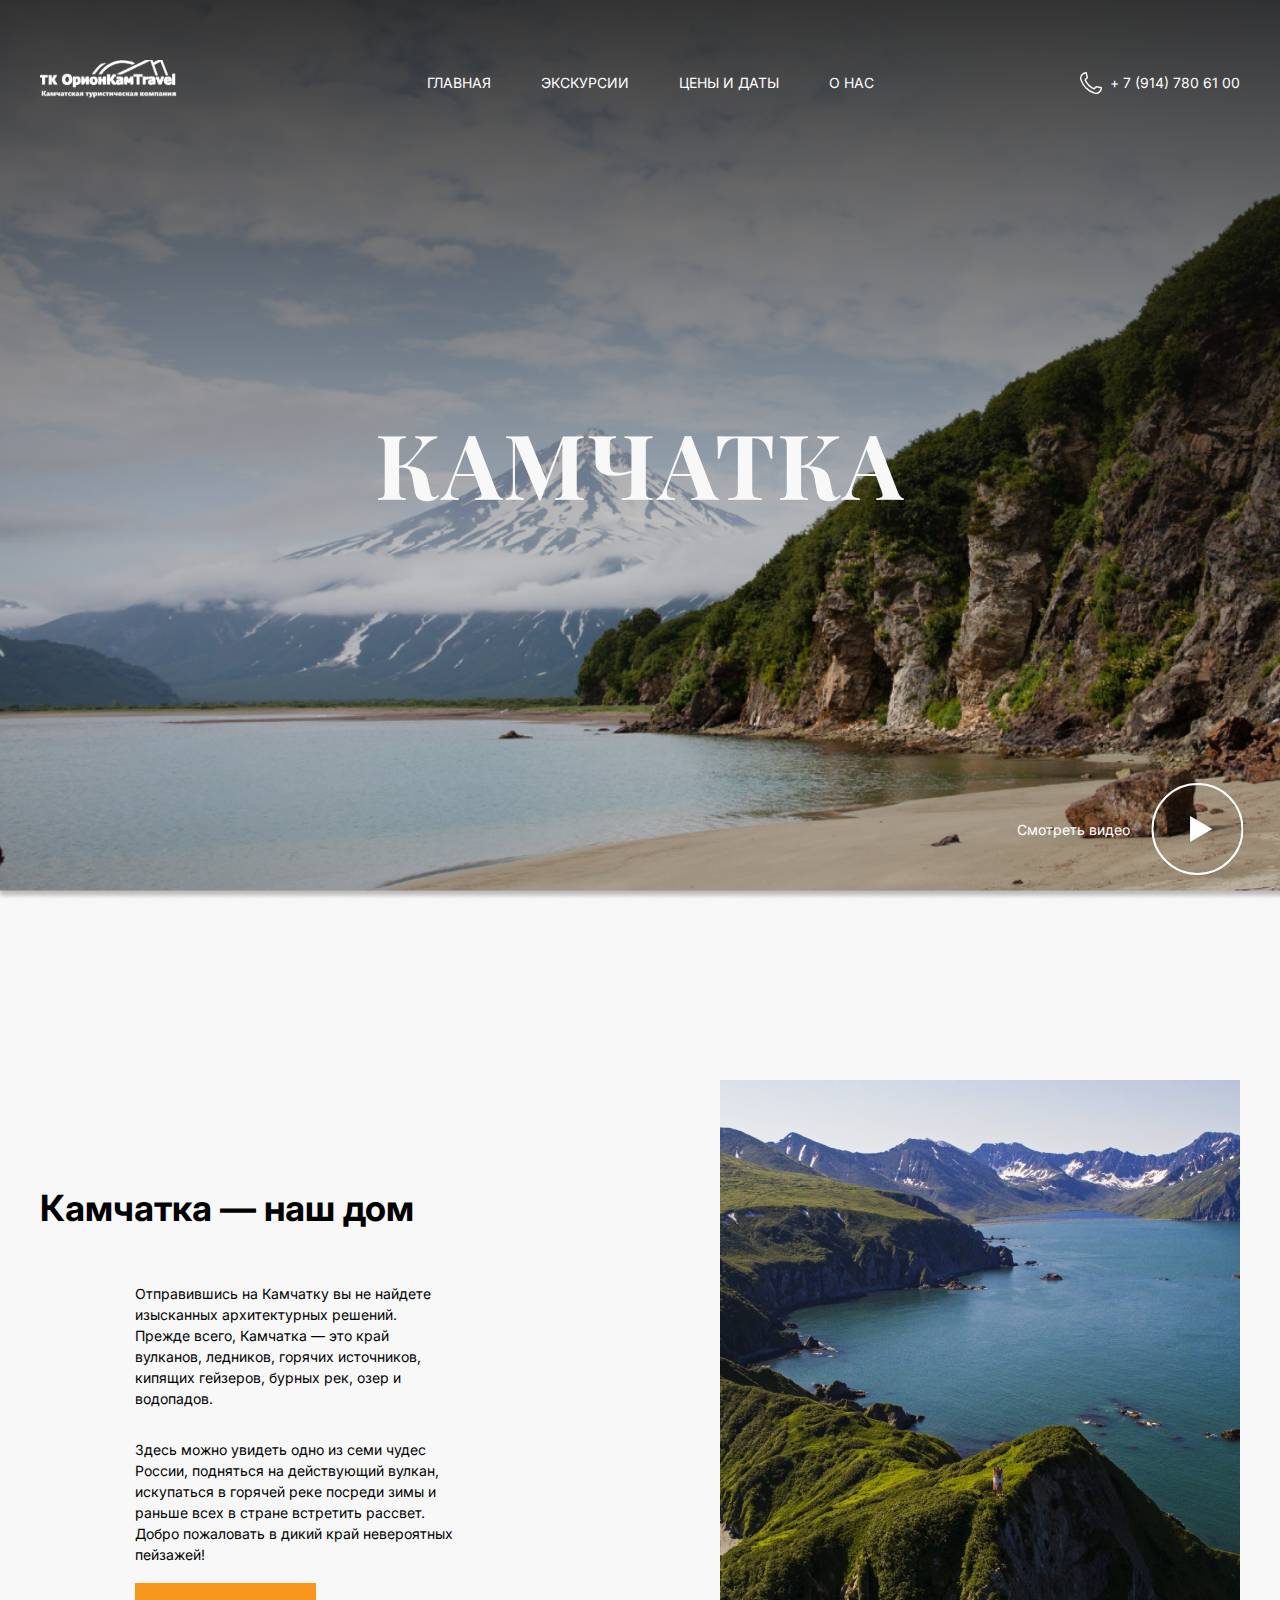
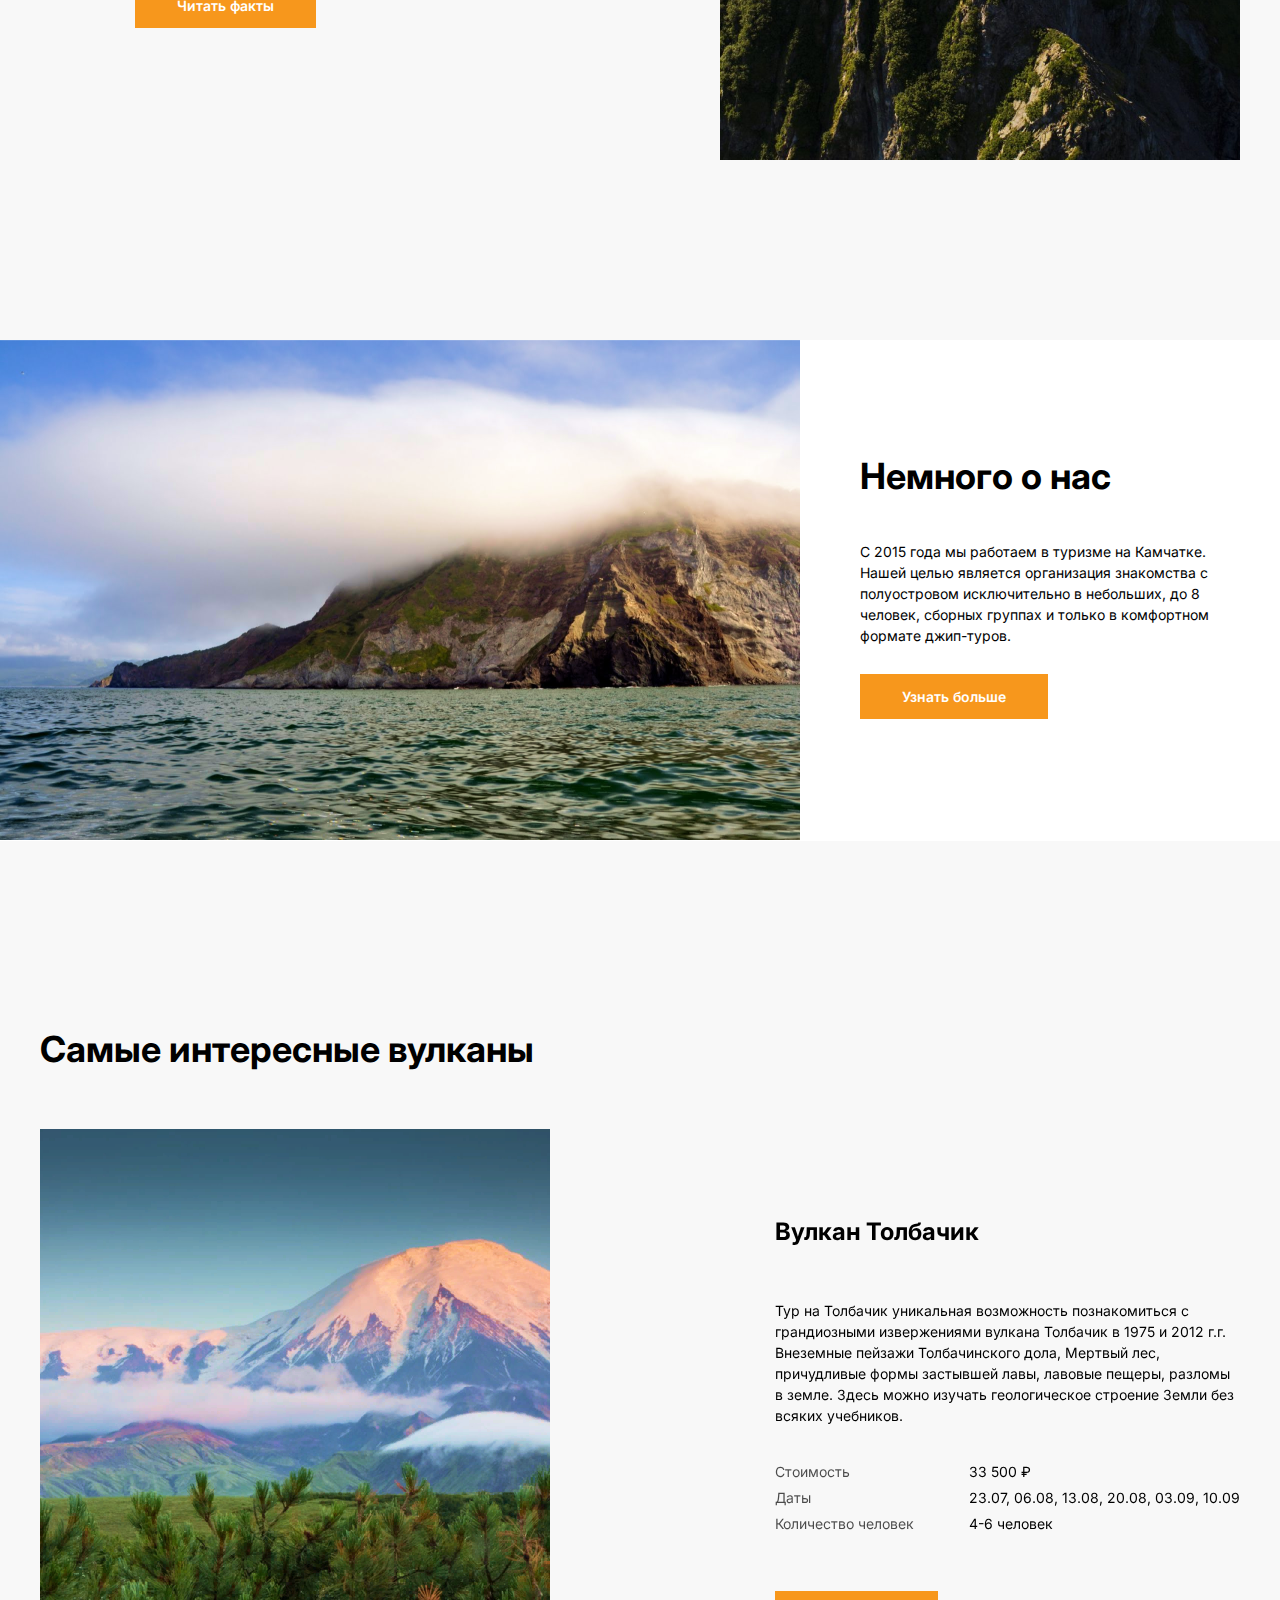
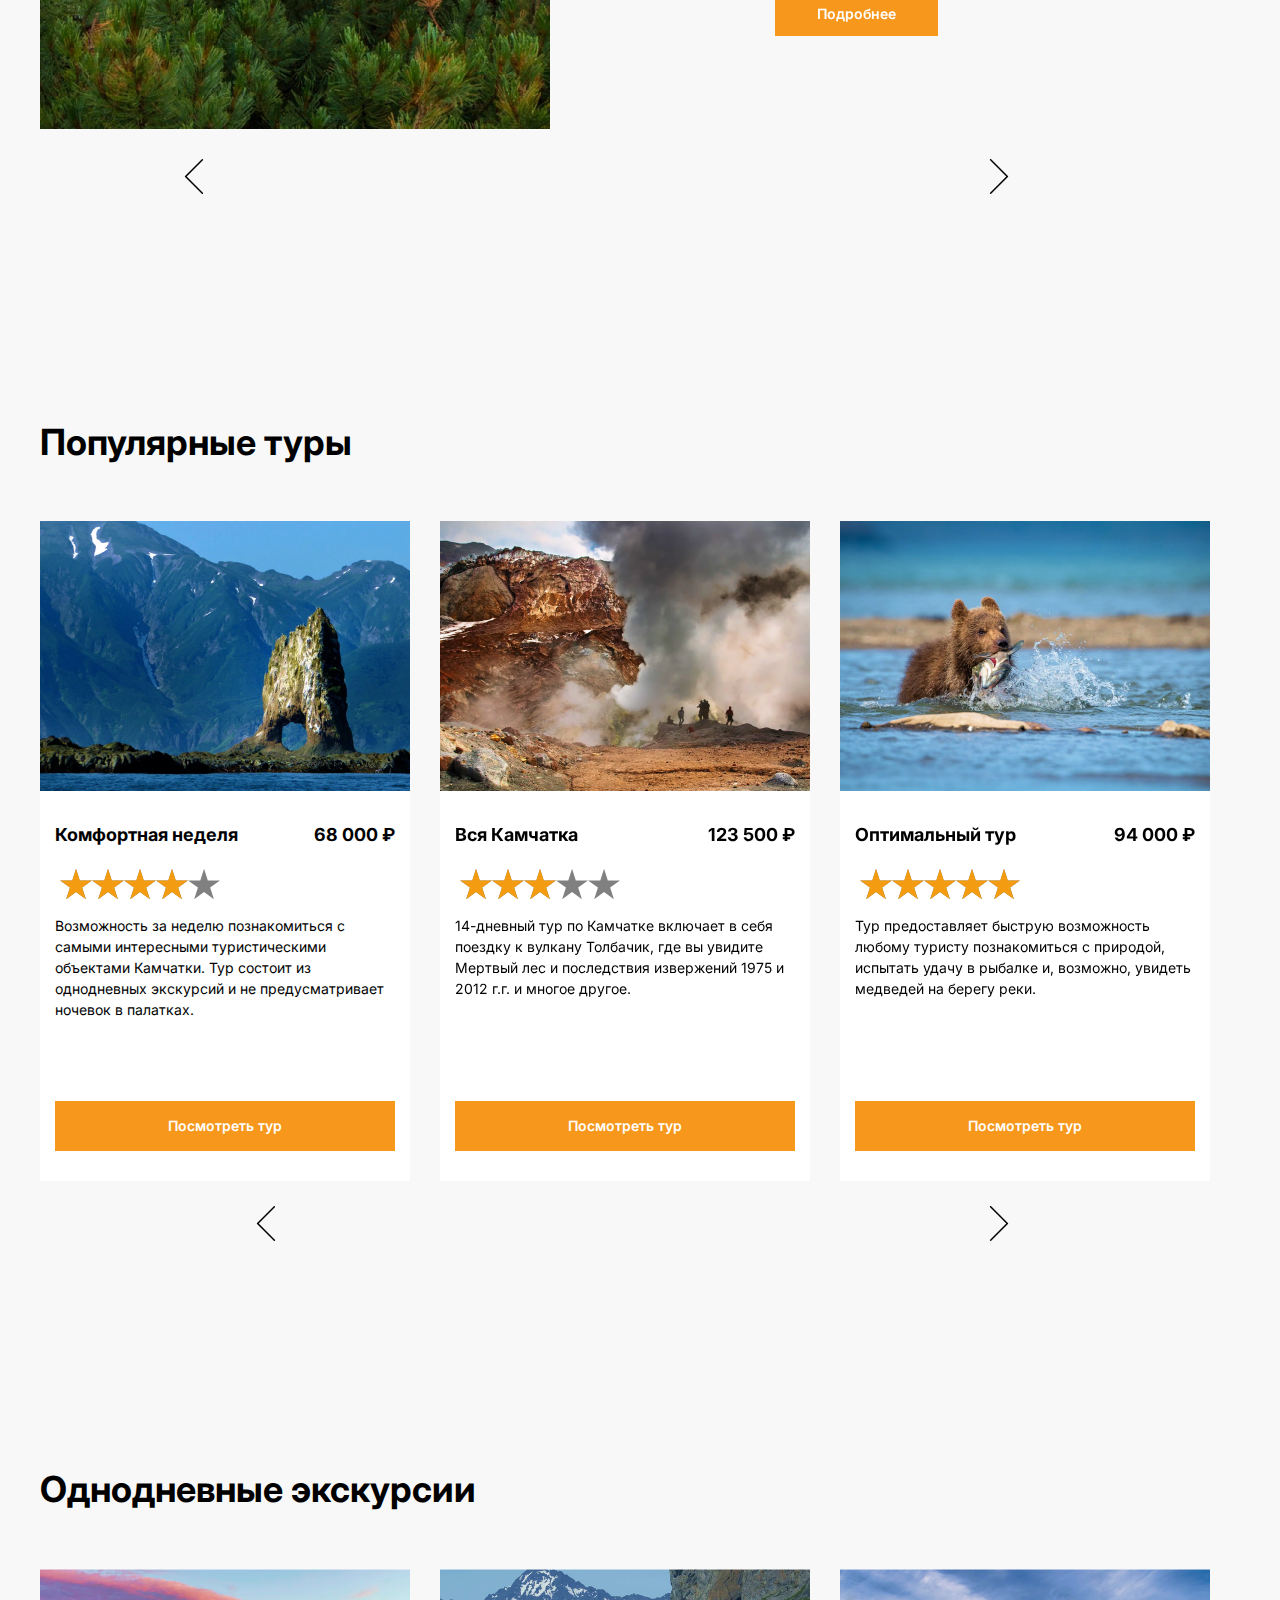
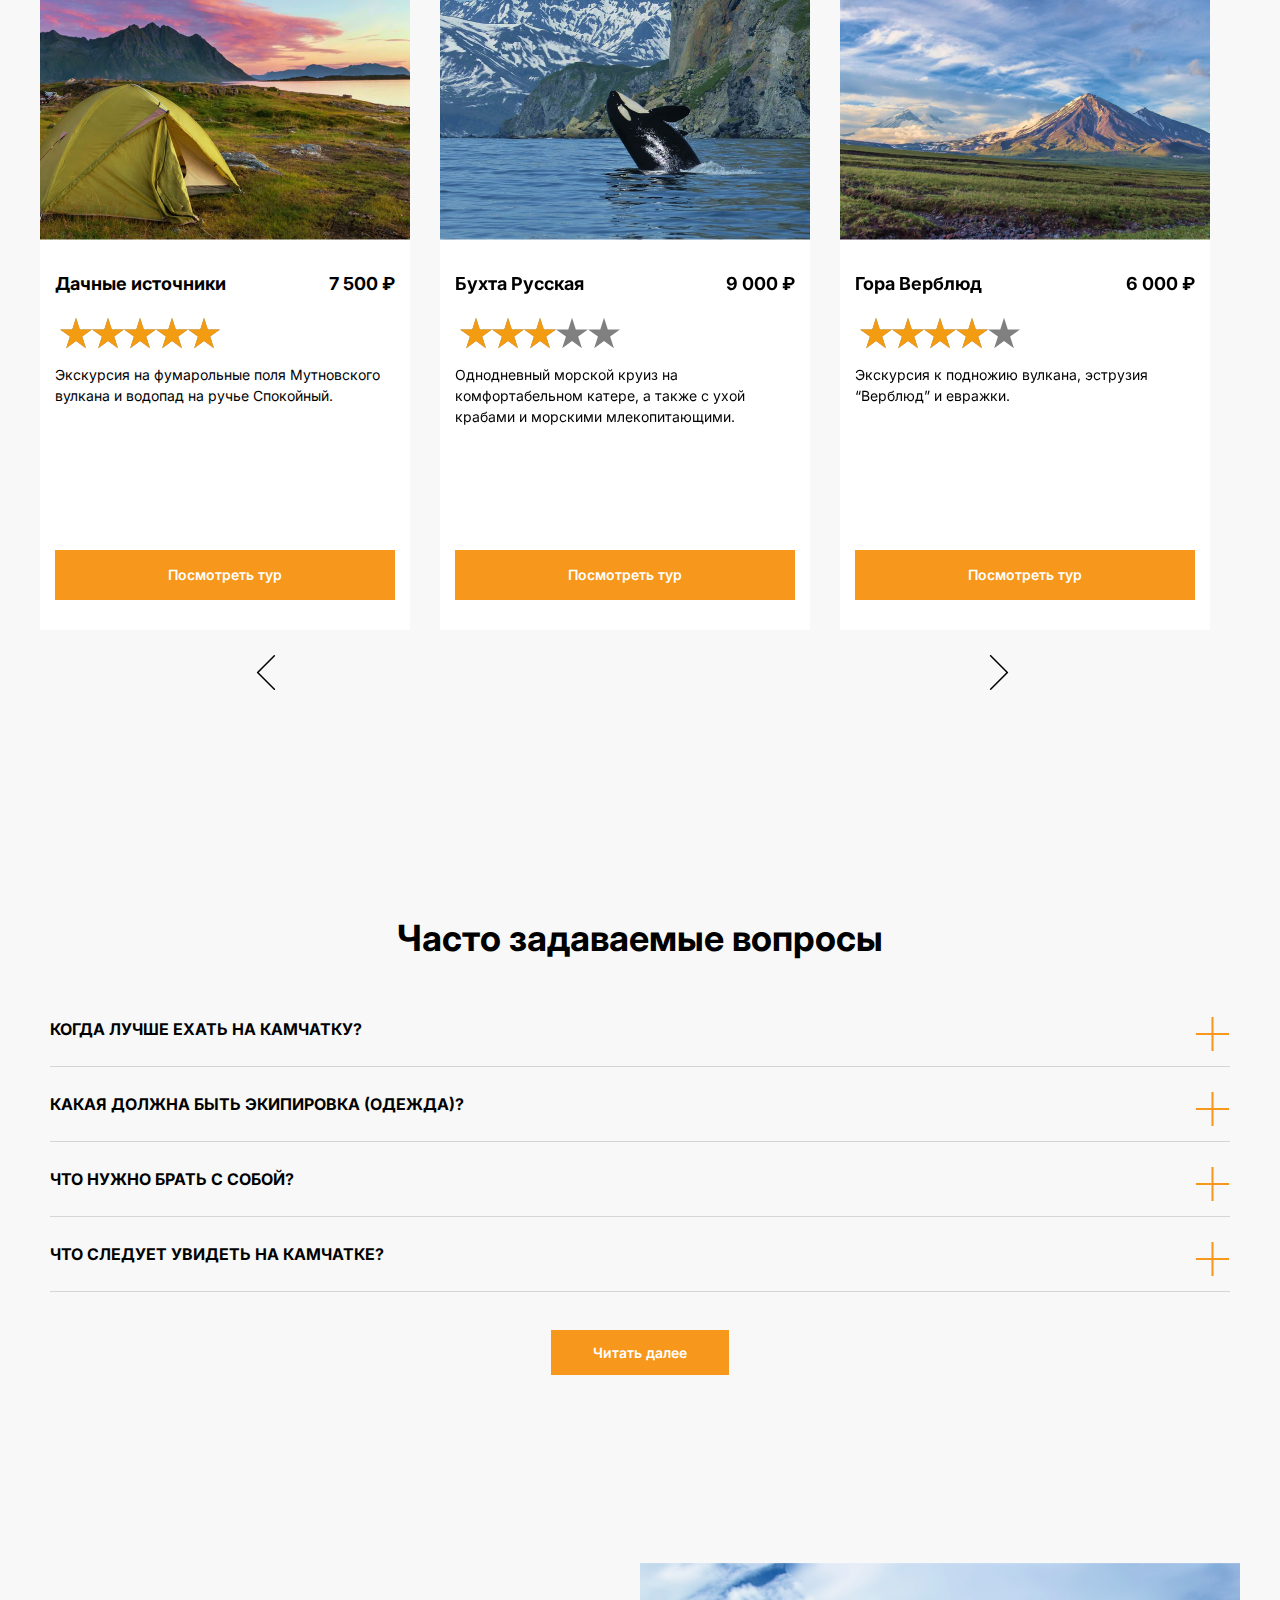
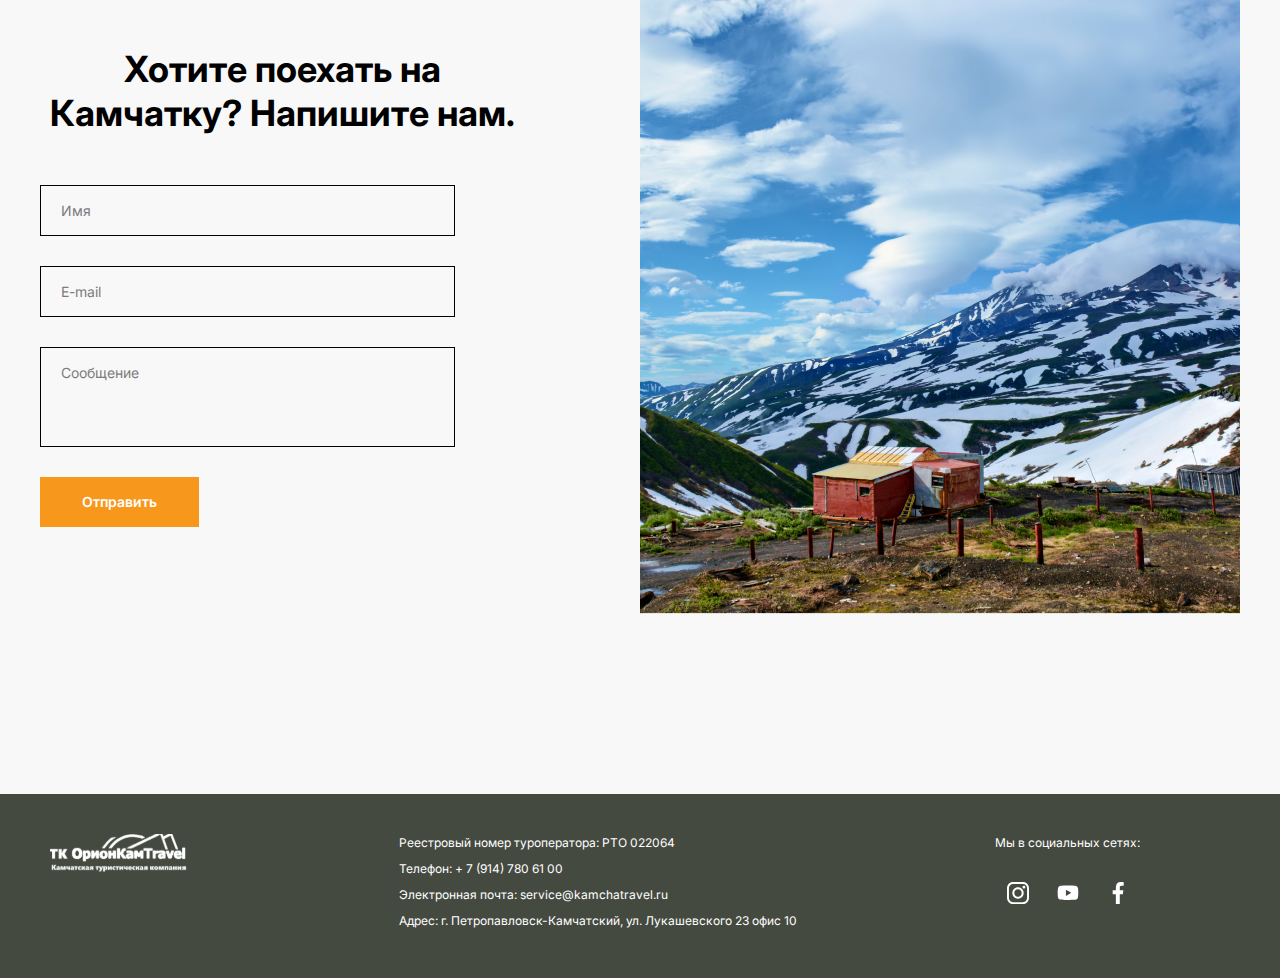
<file: index.html>
<!DOCTYPE html>
<html lang="ru">

<head>
    <meta charset="UTF-8">
    <meta http-equiv="X-UA-Compatible" content="IE=edge">
    <meta name="viewport" content="width=device-width, initial-scale=1.0">
    <title>Камчатка | Главная</title>
    <link rel="preconnect" href="https://fonts.googleapis.com">
    <link rel="preconnect" href="https://fonts.gstatic.com" crossorigin>
    <link href="https://fonts.googleapis.com/css2?family=Inter:wght@400;500;600;700&family=Playfair+Display:wght@700&display=swap" rel="stylesheet">
    <link rel="shortcut icon" href="images/header/favicon.svg" type="image/x-icon">
    <link rel="stylesheet" href="css/style.min.css">

</head>

<body>

    <svg display="none" xmlns="http://www.w3.org/2000/svg">
    <symbol id="facebook">
<path d="M14.6644 3.65292H16.6728V0.154917C16.3263 0.10725 15.1346 0 13.7468 0C10.851 0 8.86738 1.82142 8.86738 5.16908V8.25H5.67188V12.1605H8.86738V22H12.7852V12.1614H15.8515L16.3382 8.25092H12.7843V5.55683C12.7852 4.42658 13.0895 3.65292 14.6644 3.65292Z"/>
    </symbol>

    <symbol id="instagram">
<path d="M15.9287 0H6.07107C2.72349 0 0 2.74266 0 6.11365V16.0402C0 19.4113 2.72349 22.1538 6.07107 22.1538H15.9287C19.2765 22.1538 22 19.4112 22 16.0402V6.11365C22.0001 2.74266 19.2765 0 15.9287 0ZM20.0482 16.0402C20.0482 18.3275 18.2002 20.1882 15.9288 20.1882H6.07107C3.79979 20.1883 1.95195 18.3275 1.95195 16.0402V6.11365C1.95195 3.82649 3.79979 1.96559 6.07107 1.96559H15.9287C18.2001 1.96559 20.0481 3.82649 20.0481 6.11365V16.0402H20.0482Z"/>
<path d="M10.9999 5.36914C7.87404 5.36914 5.33105 7.92987 5.33105 11.0775C5.33105 14.225 7.87404 16.7856 10.9999 16.7856C14.1257 16.7856 16.6687 14.225 16.6687 11.0775C16.6687 7.92987 14.1257 5.36914 10.9999 5.36914ZM10.9999 14.82C8.95047 14.82 7.28299 13.1411 7.28299 11.0774C7.28299 9.01355 8.95034 7.33457 10.9999 7.33457C13.0494 7.33457 14.7168 9.01355 14.7168 11.0774C14.7168 13.1411 13.0493 14.82 10.9999 14.82Z" />
<path d="M16.9061 3.70312C16.53 3.70312 16.1605 3.85644 15.8949 4.12506C15.628 4.39238 15.4746 4.76452 15.4746 5.14453C15.4746 5.52336 15.6282 5.89537 15.8949 6.164C16.1604 6.43131 16.53 6.58594 16.9061 6.58594C17.2835 6.58594 17.6517 6.43131 17.9185 6.164C18.1853 5.89537 18.3375 5.52323 18.3375 5.14453C18.3375 4.76452 18.1853 4.39238 17.9185 4.12506C17.653 3.85644 17.2835 3.70312 16.9061 3.70312Z" />
    </symbol>

    <symbol id="youtube">
      <path d="M20.8768 5.84558C20.6391 4.96199 19.9424 4.26547 19.059 4.02754C17.445 3.58594 10.989 3.58594 10.989 3.58594C10.989 3.58594 4.53324 3.58594 2.91927 4.0108C2.05281 4.24847 1.33916 4.96212 1.10149 5.84558C0.676758 7.45943 0.676758 10.8063 0.676758 10.8063C0.676758 10.8063 0.676758 14.1701 1.10149 15.7671C1.33942 16.6506 2.03581 17.3471 2.9194 17.585C4.55024 18.0267 10.9893 18.0267 10.9893 18.0267C10.9893 18.0267 17.445 18.0267 19.059 17.6019C19.9426 17.3641 20.6391 16.6676 20.877 15.7841C21.3016 14.1701 21.3016 10.8233 21.3016 10.8233C21.3016 10.8233 21.3186 7.45943 20.8768 5.84558ZM8.93355 13.8983V7.71435L14.302 10.8063L8.93355 13.8983Z" />
    </symbol>
    </svg>

    <header class="header">
        <div class="container">
            <div class="header__inner">
                <div class="header__top">
                    <a class="logo" href="">
                        <img class="logo__img" src="images/header/logo.svg" alt="Логотип">
                    </a>
                    <nav class="menu">
                        <button class="menu__btn">
                          <span class="menu__span"></span>
                        </button>
                        <ul class="menu__list">
                            <li class="menu__item">
                                <a class="menu__link" href="index.html">Главная</a>
                            </li>
                            <li class="menu__item">
                                <a class="menu__link" href="page.html">Экскурсии</a>
                            </li>
                            <li class="menu__item">
                                <a class="menu__link" href="#">Цены и даты</a>
                            </li>
                            <li class="menu__item">
                                <a class="menu__link" href="#">О нас</a>
                            </li>
                        </ul>
                    </nav>
                    <a class="header__phone" href="tel:+79147806100">+ 7 (914) 780 61 00</a>
                </div>
                <h1 class="header__title">камчатка</h1>
                <div class="header__link">
                    <a class="header__video" data-fancybox href="https://www.youtube.com/watch?v=Zv4hIaVvFVI">Смотреть видео
                    </a>
                </div>
            </div>
        </div>
    </header>

    <main class="main">
        <section class="home">
            <div class="container">
                <div class="home__inner">
                    <div class="home__item">
                        <div class="home__about">
                            <h2 class="home__title title">Камчатка — наш дом</h2>
                            <p class="home__text">Отправившись на Камчатку вы не найдете изысканных архитектурных решений. Прежде всего, Камчатка — это край вулканов, ледников, горячих источников, кипящих гейзеров, бурных рек, озер и водопадов.
                            </p>
                            <p class="home__text">
                                Здесь можно увидеть одно из семи чудес России, подняться на действующий вулкан, искупаться в горячей реке посреди зимы и раньше всех в стране встретить рассвет. Добро пожаловать в дикий край невероятных пейзажей!
                            </p>
                            <a class="home__link button" href="kamchatka_home.html">Читать факты</a>
                        </div>
                    </div>
                    <div class="home__item">
                        <img class="home__img" src="images/section.home/image.png" alt="Фото Камчатка">
                    </div>
                </div>
            </div>
        </section>

        <section class="about">

            <div class="about__inner">
                <div class="about__item">
                    <img class="about__img" src="images/section.about/image.png" alt="Фото Камчатка">
                </div>
                <div class="container">
                    <div class="about__item">
                        <div class="about__info">

                            <div class="about__title title">Немного о нас</div>
                            <p class="about__text">
                                С 2015 года мы работаем в туризме на Камчатке. Нашей целью является организация знакомства с полуостровом исключительно в небольших, до 8 человек, сборных группах и только в комфортном формате джип-туров.
                            </p>
                            <a class="about__link button " href="about.html">Узнать больше</a>
                        </div>
                    </div>
                </div>

            </div>
        </section>

        <section class="vulcan">
            <div class="container">
                <h2 class="vulcan__title title">Самые интересные вулканы</h2>
                <div class="vulcan__inner">
                    <div class="vulcan__items">
                        <div class="vulcan__content">
                            <div class="vulcan__item">
                                <img class="vulcan__img" data-lazy="images/section.vulcan/vulcan-1.png" alt="Фото вулкана">
                            </div>
                            <div class="vulcan__item">
                                <div class="vulcan__box">
                                    <h3 class="vulcan__name">Вулкан Толбачик</h3>
                                    <p class="vulcan__text">Тур на Толбачик уникальная возможность познакомиться с грандиозными извержениями вулкана Толбачик в 1975 и 2012 г.г. Внеземные пейзажи Толбачинского дола, Мертвый лес, причудливые формы застывшей лавы, лавовые пещеры,
                                        разломы в земле. Здесь можно изучать геологическое строение Земли без всяких учебников. </p>
                                    <div class="vulcan__about">
                                        <div class="vulcan__info vulcan__info--color">
                                            <span>Стоимость</span>
                                            <span>Даты</span>
                                            <span>Количество человек</span>
                                        </div>
                                        <div class="vulcan__info">
                                            <span>33 500 ₽</span>
                                            <span>23.07, 06.08, 13.08, 20.08, 03.09, 10.09 </span>
                                            <span>4-6 человек</span>
                                        </div>
                                    </div>
                                    <a class="vulcan__link button link__block" href="#">Подробнее</a>
                                </div>
                            </div>
                        </div>
                    </div>

                    <div class="vulcan__items">
                        <div class="vulcan__content">
                            <div class="vulcan__item">
                                <img class="vulcan__img" data-lazy="images/section.vulcan/vulcan-2.jpg" alt="Фото вулкана">
                            </div>
                            <div class="vulcan__item">
                                <div class="vulcan__box">
                                    <h3 class="vulcan__name">Вулкан Карымский</h3>
                                    <p class="vulcan__text">Один из самых активных вулканов Камчатки. Относится к стратовулканам. Абсолютная высота 1 536 м, вершина — правильный усеченный конус. Кратер постоянно выделяет горячие газы. Вулкан располагается в кальдере древнего
                                        вулкана (диаметр до 5 км), сформировавшегося в раннем голоцене: </p>
                                    <div class="vulcan__about">
                                        <div class="vulcan__info vulcan__info--color">
                                            <span>Стоимость</span>
                                            <span>Даты</span>
                                            <span>Количество человек</span>
                                        </div>
                                        <div class="vulcan__info">
                                            <span>40 000₽</span>
                                            <span>21.06, 46.08, 13.08, 20.10, 03.09, 10.09 </span>
                                            <span>8-10 человек</span>
                                        </div>
                                    </div>
                                    <a class="vulcan__link button link__block" href="#">Подробнее</a>
                                </div>
                            </div>
                        </div>
                    </div>

                    <div class="vulcan__items">
                        <div class="vulcan__content">
                            <div class="vulcan__item">
                                <img class="vulcan__img" data-lazy="images/section.vulcan/vulcan-3.jpg" alt="Фото вулкана">
                            </div>
                            <div class="vulcan__item">
                                <div class="vulcan__box">
                                    <h3 class="vulcan__name">Вулкан Малый Семячик</h3>
                                    <p class="vulcan__text">Действующий стратовулкан на Камчатке. Представляет собой короткий хребет длиной по верху около 3 км, состоящий из трех слившихся конусов — северного древнего, являющегося наиболее высоким (1 560 м), среднего — с полузасыпанным
                                        кратером и юго-западного — с гнездом кратеров, включающих активный кратер Троицкого. Последний назван так по фамилии участника многих камчатских экспедиций В. Д. Троицкого, производившего обследование и Малого Семячика.
                                    </p>
                                    <div class="vulcan__about">
                                        <div class="vulcan__info vulcan__info--color">
                                            <span>Стоимость</span>
                                            <span>Даты</span>
                                            <span>Количество человек</span>
                                        </div>
                                        <div class="vulcan__info">
                                            <span>37 500 ₽</span>
                                            <span>23.07, 06.08, 13.08, 20.08, 03.09, 10.09 </span>
                                            <span>2-7 человек</span>
                                        </div>
                                    </div>
                                    <a class="vulcan__link button link__block" href="#">Подробнее</a>
                                </div>
                            </div>
                        </div>
                    </div>

                    <div class="vulcan__items">
                        <div class="vulcan__content">
                            <div class="vulcan__item">
                                <img class="vulcan__img" data-lazy="images/section.vulcan/vulcan-4.jpg" alt="Фото вулкана">
                            </div>
                            <div class="vulcan__item">
                                <div class="vulcan__box">
                                    <h3 class="vulcan__name">Вулкан Кроноцкая сопка
                                    </h3>
                                    <p class="vulcan__text">Действующий вулкан на восточном побережье Камчатки. Относится к стратовулканам. Высота 3 528 м, вершина — правильный ребристый конус. Кратер заполнен экструзивной пробкой, имеются фумаролы (особенно активная их деятельность
                                        отмечена в 1923). </p>
                                    <div class="vulcan__about">
                                        <div class="vulcan__info vulcan__info--color">
                                            <span>Стоимость</span>
                                            <span>Даты</span>
                                            <span>Количество человек</span>
                                        </div>
                                        <div class="vulcan__info">
                                            <span>26 500 ₽</span>
                                            <span>23.07, 06.08, 13.08, 20.08, 03.09, 10.09 </span>
                                            <span>10-16 человек</span>
                                        </div>
                                    </div>
                                    <a class="vulcan__link button link__block" href="#">Подробнее</a>
                                </div>
                            </div>
                        </div>
                    </div>

                    <div class="vulcan__items">
                        <div class="vulcan__content">
                            <div class="vulcan__item">
                                <img class="vulcan__img" data-lazy="images/section.vulcan/vulcan-5.png" alt="Фото вулкана">
                            </div>
                            <div class="vulcan__item">
                                <div class="vulcan__box">
                                    <h3 class="vulcan__name">Вулкан Кизимен</h3>
                                    <p class="vulcan__text">Расположен на западном склоне южной оконечности хребта Тумрок, в 265 км от города Петропавловск-Камчатский. Представляет собой стратовулкан правильной конической формы. Высота 2 485 метров. Склоны покрыты различными
                                        вулканическими выбросами, изрезаны барранкосами. Присутствуют небольшие снежники и леднички. Вулкан находится в Кизимен-Гамченской группе вулканов.</p>
                                    <div class="vulcan__about">
                                        <div class="vulcan__info vulcan__info--color">
                                            <span>Стоимость</span>
                                            <span>Даты</span>
                                            <span>Количество человек</span>
                                        </div>
                                        <div class="vulcan__info">
                                            <span>35 500 ₽</span>
                                            <span>23.07, 06.08, 13.08, 20.08, 03.09, 10.09 </span>
                                            <span>5-6 человек</span>
                                        </div>
                                    </div>
                                    <a class="vulcan__link button link__block" href="#">Подробнее</a>
                                </div>
                            </div>
                        </div>
                    </div>

                    <div class="vulcan__items">
                        <div class="vulcan__content">
                            <div class="vulcan__item">
                                <img class="vulcan__img" data-lazy="images/section.vulcan/vulcan-6.png" alt="Фото вулкана">
                            </div>
                            <div class="vulcan__item">
                                <div class="vulcan__box">
                                    <h3 class="vulcan__name">Ключевская группа вулканов</h3>
                                    <p class="vulcan__text">Крупнейшая группа вулканов в России. Входит в восточный вулканический пояс. Находится в центральной части полуострова Камчатка. Общая площадь Ключевской группы вулканов составляет 6 500 кв.км. Эта группа вулканов расположена
                                        на стыке Курило-Камчатского и Алеутского вулканических поясов. Её возраст учёными оценивается в несколько сотен тысяч лет</p>
                                    <div class="vulcan__about">
                                        <div class="vulcan__info vulcan__info--color">
                                            <span>Стоимость</span>
                                            <span>Даты</span>
                                            <span>Количество человек</span>
                                        </div>
                                        <div class="vulcan__info">
                                            <span>43 700 ₽</span>
                                            <span>23.07, 06.08, 13.08, 20.08, 03.09, 10.09 </span>
                                            <span>9-12 человек</span>
                                        </div>
                                    </div>
                                    <a class="vulcan__link button link__block" href="#">Подробнее</a>
                                </div>
                            </div>
                        </div>
                    </div>

                    <div class="vulcan__items">
                        <div class="vulcan__content">
                            <div class="vulcan__item">
                                <img class="vulcan__img" data-lazy="images/section.vulcan/vulcan-7.jpg" alt="Фото вулкана">
                            </div>
                            <div class="vulcan__item">
                                <div class="vulcan__box">
                                    <h3 class="vulcan__name">Вулкан Камень</h3>
                                    <p class="vulcan__text">Находится в центральной части полуострова Камчатка и входит в восточный вулканический пояс. Расположен в Ключевской группе вулканов. Второй по высоте вулкан на Камчатке (после Ключевской сопки). Вулкан Камень когда-то
                                        был коническим стройным вулканом, но 1 200 лет назад колоссальные взрывы разрушили его восточную часть и разбросали по окрестностям. Высота — 4 579 м над уровнем моря. Последнее извержение датируется 808 годом до
                                        нашей эры.</p>
                                    <div class="vulcan__about">
                                        <div class="vulcan__info vulcan__info--color">
                                            <span>Стоимость</span>
                                            <span>Даты</span>
                                            <span>Количество человек</span>
                                        </div>
                                        <div class="vulcan__info">
                                            <span>33 500 ₽</span>
                                            <span>23.07, 06.08, 13.08, 20.08, 03.09, 10.09 </span>
                                            <span>4-6 человек</span>
                                        </div>
                                    </div>
                                    <a class="vulcan__link button link__block" href="#">Подробнее</a>
                                </div>
                            </div>
                        </div>
                    </div>
                </div>
            </div>
        </section>

        <section class="tours">
            <div class="container">
                <h2 class="tours__title title">Популярные туры</h2>
                <div class="tours__inner">

                    <div class="tours__items">
                        <div class="tours__item">
                            <img class="tours__img" data-lazy="images/section.tour/slider-1.png" alt="Фото тура">
                        </div>
                        <div class="tours__item">
                            <div class="tours__box">
                                <div class="tours__info">
                                    <div class="tours__about">
                                        <h3 class="tours__name">Комфортная неделя</h3>
                                        <span class="tour__cost">68 000 ₽</span>
                                    </div>
                                    <div class="star" data-rateyo-rating="4"></div>
                                    <p class="tours__text">Возможность за неделю познакомиться с самыми интересными туристическими объектами Камчатки. Тур состоит из однодневных экскурсий и не предусматривает ночевок в палатках. </p>
                                </div>
                                <a class="tours__link button link__block" href="#">Посмотреть тур</a>
                            </div>
                        </div>
                    </div>

                    <div class="tours__items">
                        <div class="tours__item">
                            <img class="tours__img" data-lazy="images/section.tour/slider-2.png" alt="Фото тура">
                        </div>
                        <div class="tours__item">
                            <div class="tours__box">
                                <div class="tours__info">
                                    <div class="tours__about">
                                        <h3 class="tours__name">Вся Камчатка </h3>
                                        <span class="tour__cost">123 500 ₽</span>
                                    </div>
                                    <div class="star" data-rateyo-rating="3"></div>
                                    <p class="tours__text">14-дневный тур по Камчатке включает в себя поездку к вулкану Толбачик, где вы увидите Мертвый лес и последствия извержений 1975 и 2012 г.г. и многое другое.</p>
                                </div>
                                <a class="tours__link button link__block" href="#">Посмотреть тур</a>
                            </div>
                        </div>
                    </div>

                    <div class="tours__items">
                        <div class="tours__item">
                            <img class="tours__img" data-lazy="images/section.tour/slider-3.png" alt="Фото тура">
                        </div>
                        <div class="tours__item">
                            <div class="tours__box">
                                <div class="tours__info">
                                    <div class="tours__about">
                                        <h3 class="tours__name">Оптимальный тур</h3>
                                        <span class="tour__cost">94 000 ₽</span>
                                    </div>
                                    <div class="star" data-rateyo-rating="5"></div>
                                    <p class="tours__text">Тур предоставляет быструю возможность любому туристу познакомиться с природой, испытать удачу в рыбалке и, возможно, увидеть медведей на берегу реки. </p>
                                </div>
                                <a class="tours__link button link__block" href="#">Посмотреть тур</a>
                            </div>
                        </div>
                    </div>

                    <div class="tours__items">
                        <div class="tours__item">
                            <img class="tours__img" data-lazy="images/section.tour/slider-1.png" alt="Фото тура">
                        </div>
                        <div class="tours__item">
                            <div class="tours__box">
                                <div class="tours__info">
                                    <div class="tours__about">
                                        <h3 class="tours__name">Комфортная неделя</h3>
                                        <span class="tour__cost">68 000 ₽</span>
                                    </div>
                                    <div class="star" data-rateyo-rating="4.9"></div>
                                    <p class="tours__text">Возможность за неделю познакомиться с самыми интересными туристическими объектами Камчатки. Тур состоит из однодневных экскурсий и не предусматривает ночевок в палатках. </p>
                                </div>
                                <a class="tours__link button link__block" href="#">Посмотреть тур</a>
                            </div>
                        </div>
                    </div>

                    <div class="tours__items">
                        <div class="tours__item">
                            <img class="tours__img" data-lazy="images/section.tour/slider-2.png" alt="Фото тура">
                        </div>
                        <div class="tours__item">
                            <div class="tours__box">
                                <div class="tours__info">
                                    <div class="tours__about">
                                        <h3 class="tours__name">Вся Камчатка</h3>
                                        <span class="tour__cost">123 500 ₽</span>
                                    </div>
                                    <div class="star" data-rateyo-rating="4"></div>
                                    <p class="tours__text">14-дневный тур по Камчатке включает в себя поездку к вулкану Толбачик, где вы увидите Мертвый лес и последствия извержений 1975 и 2012 г.г. и многое другое. </p>
                                </div>
                                <a class="tours__link button link__block" href="#">Посмотреть тур</a>
                            </div>
                        </div>
                    </div>

                    <div class="tours__items">
                        <div class="tours__item">
                            <img class="tours__img" data-lazy="images/section.tour/slider-3.png" alt="Фото тура">
                        </div>
                        <div class="tours__item">
                            <div class="tours__box">
                                <div class="tours__info">
                                    <div class="tours__about">
                                        <h3 class="tours__name">Оптимальный тур</h3>
                                        <span class="tour__cost">94 000 ₽</span>
                                    </div>
                                    <div class="star" data-rateyo-rating="4"></div>
                                    <p class="tours__text">Тур предоставляет быструю возможность любому туристу познакомиться с природой, испытать удачу в рыбалке и, возможно, увидеть медведей на берегу реки. </p>
                                </div>
                                <a class="tours__link button link__block" href="#">Посмотреть тур</a>
                            </div>
                        </div>
                    </div>

                    <div class="tours__items">
                        <div class="tours__item">
                            <img class="tours__imgs" data-lazy="images/section.tour/slider-1.png" alt="Фото тура">
                        </div>
                        <div class="tours__item">
                            <div class="tours__box">
                                <div class="tours__info">
                                    <div class="tours__about">
                                        <h3 class="tours__name">Комфортная неделя</h3>
                                        <span class="tour__cost">68 000 ₽</span>
                                    </div>
                                    <div class="star" data-rateyo-rating="3.9"></div>
                                    <p class="tours__text">Возможность за неделю познакомиться с самыми интересными туристическими объектами Камчатки. Тур состоит из однодневных экскурсий и не предусматривает ночевок в палатках. </p>
                                </div>

                                <a class="tours__link button link__block" href="#">Посмотреть тур</a>
                            </div>
                        </div>
                    </div>

                    <div class="tours__items">
                        <div class="tours__item">
                            <img class="tours__img" data-lazy="images/section.tour/slider-2.png" alt="Фото тура">
                        </div>
                        <div class="tours__item">
                            <div class="tours__box">
                                <div class="tours__info">
                                    <div class="tours__about">
                                        <h3 class="tours__name">Вся Камчатка</h3>
                                        <span class="tour__cost">123 500 ₽</span>
                                    </div>
                                    <div class="star" data-rateyo-rating="3.8"></div>
                                    <p class="tours__text">14-дневный тур по Камчатке включает в себя поездку к вулкану Толбачик, где вы увидите Мертвый лес и последствия извержений 1975 и 2012 г.г. и многое другое.</p>
                                </div>
                                <a class="tours__link button link__block" href="#">Посмотреть тур</a>
                            </div>
                        </div>
                    </div>

                    <div class="tours__items">
                        <div class="tours__item">
                            <img class="tours__img" data-lazy="images/section.tour/slider-3.png" alt="Фото тура">
                        </div>
                        <div class="tours__item">
                            <div class="tours__box">
                                <div class="tours__info">
                                    <div class="tours__about">
                                        <h3 class="tours__name">Оптимальный тур</h3>
                                        <span class="tour__cost">94 000 ₽</span>
                                    </div>
                                    <div class="star" data-rateyo-rating="4.7"></div>
                                    <p class="tours__text">Тур предоставляет быструю возможность любому туристу познакомиться с природой, испытать удачу в рыбалке и, возможно, увидеть медведей на берегу реки. </p>
                                </div>
                                <a class="tours__link button link__block" href="#">Посмотреть тур</a>
                            </div>
                        </div>
                    </div>

                    <div class="tours__items">
                        <div class="tours__item">
                            <img class="tours__img" data-lazy="images/section.tour/slider-1.png" alt="Фото тура">
                        </div>
                        <div class="tours__item">
                            <div class="tours__box">
                                <div class="tours__info">
                                    <div class="tours__about">
                                        <h3 class="tours__name">Комфортная неделя</h3>
                                        <span class="tour__cost">68 000 ₽</span>
                                    </div>
                                    <div class="star" data-rateyo-rating="4.2"></div>
                                    <p class="tours__text">Возможность за неделю познакомиться с самыми интересными туристическими объектами Камчатки. Тур состоит из однодневных экскурсий и не предусматривает ночевок в палатках. </p>
                                </div>
                                <a class="tours__link button link__block" href="#">Посмотреть тур</a>
                            </div>
                        </div>
                    </div>

                    <div class="tours__items">
                        <div class="tours__item">
                            <img class="tours__img" data-lazy="images/section.tour/slider-2.png" alt="Фото тура">
                        </div>
                        <div class="tours__item">
                            <div class="tours__box">
                                <div class="tours__info">
                                    <div class="tours__about">
                                        <h3 class="tours__name">Вся Камчатка</h3>
                                        <span class="tour__cost">123 500 ₽</span>
                                    </div>
                                    <div class="star" data-rateyo-rating="4.8"></div>
                                    <p class="tours__text">14-дневный тур по Камчатке включает в себя поездку к вулкану Толбачик, где вы увидите Мертвый лес и последствия извержений 1975 и 2012 г.г. и многое другое. </p>
                                </div>
                                <a class="tours__link button link__block" href="#">Посмотреть тур</a>
                            </div>
                        </div>
                    </div>

                    <div class="tours__items">
                        <div class="tours__item">
                            <img class="tours__img" data-lazy="images/section.tour/slider-3.png" alt="Фото тура">
                        </div>
                        <div class="tours__item">
                            <div class="tours__box">
                                <div class="tours__info">
                                    <div class="tours__about">
                                        <h3 class="tours__name">Оптимальный тур</h3>
                                        <span class="tour__cost">68 000 ₽</span>
                                    </div>
                                    <div class="star" data-rateyo-rating="3.7"></div>
                                    <p class="tours__text">Тур предоставляет быструю возможность любому туристу познакомиться с природой, испытать удачу в рыбалке и, возможно, увидеть медведей на берегу реки. </p>
                                </div>
                                <a class="tours__link button link__block" href="#">Посмотреть тур</a>
                            </div>
                        </div>
                    </div>
                </div>
            </div>

        </section>

        <section class="day-trip">
            <div class="container">
                <h2 class="tours__title title">Однодневные экскурсии</h2>
                <div class="tours__inner">

                    <div class="tours__items">
                        <div class="tours__item">
                            <img class="tours__img" data-lazy="images/section.day-trip/slider-1.png" alt="Фото тура">
                        </div>
                        <div class="tours__item">
                            <div class="tours__box">
                                <div class="tours__info">
                                    <div class="tours__about">
                                        <h3 class="tours__name">Дачные источники</h3>
                                        <span class="tour__cost">7 500 ₽</span>
                                    </div>
                                    <div class="star" data-rateyo-rating="5"></div>
                                    <p class="tours__text">Экскурсия на фумарольные поля Мутновского вулкана и водопад на ручье Спокойный. </p>
                                </div>
                                <a class="tours__link button link__block" href="#">Посмотреть тур</a>
                            </div>
                        </div>
                    </div>

                    <div class="tours__items">
                        <div class="tours__item ">
                            <img class="tours__img" data-lazy="images/section.day-trip/slider-2png.png" alt="Фото тура">
                        </div>
                        <div class="tours__item">
                            <div class="tours__box">
                                <div class="tours__info">
                                    <div class="tours__about">
                                        <h3 class="tours__name">Бухта Русская</h3>
                                        <span class="tour__cost">9 000 ₽</span>
                                    </div>
                                    <div class="star" data-rateyo-rating="3"></div>
                                    <p class="tours__text">Однодневный морской круиз на комфортабельном катере, а также с ухой крабами и морскими млекопитающими.</p>
                                </div>
                                <a class="tours__link button link__block" href="#">Посмотреть тур</a>
                            </div>
                        </div>
                    </div>

                    <div class="tours__items">
                        <div class="tours__item">
                            <img class="tours__img" data-lazy="images/section.day-trip/slider-3.png" alt="Фото тура">
                        </div>
                        <div class="tours__item">
                            <div class="tours__box">
                                <div class="tours__info">
                                    <div class="tours__about">
                                        <h3 class="tours__name">Гора Верблюд</h3>
                                        <span class="tour__cost">6 000 ₽</span>
                                    </div>
                                    <div class="star" data-rateyo-rating="4"></div>
                                    <p class="tours__text">Экскурсия к подножию вулкана, эструзия “Верблюд” и евражки.</p>
                                </div>
                                <a class="tours__link button link__block" href="#">Посмотреть тур</a>
                            </div>
                        </div>
                    </div>

                    <div class="tours__items">
                        <div class="tours__item">
                            <img class="tours__img" data-lazy="images/section.day-trip/slider-1.png" alt="Фото тура">
                        </div>
                        <div class="tours__item">
                            <div class="tours__box">
                                <div class="tours__info">
                                    <div class="tours__about">
                                        <h3 class="tours__name">Дачные источники</h3>
                                        <span class="tour__cost">7 500 ₽</span>
                                    </div>
                                    <div class="star" data-rateyo-rating="5"></div>
                                    <p class="tours__text">Экскурсия на фумарольные поля Мутновского вулкана и водопад на ручье Спокойный. </p>
                                </div>
                                <a class="tours__link button link__block" href="#">Посмотреть тур</a>
                            </div>
                        </div>
                    </div>

                    <div class="tours__items">
                        <div class="tours__item">
                            <img class="tours__img" data-lazy="images/section.day-trip/slider-2png.png" alt="Фото тура">
                        </div>
                        <div class="tours__item">
                            <div class="tours__box">
                                <div class="tours__info">
                                    <div class="tours__about">
                                        <h3 class="tours__name">Бухта Русская</h3>
                                        <span class="tour__cost">9 000 ₽</span>
                                    </div>
                                    <div class="star" data-rateyo-rating="3"></div>
                                    <p class="tours__text">Однодневный морской круиз на комфортабельном катере, а также с ухой крабами и морскими млекопитающими.</p>
                                </div>
                                <a class="tours__link button link__block" href="#">Посмотреть тур</a>
                            </div>
                        </div>
                    </div>

                    <div class="tours__items">
                        <div class="tours__item">
                            <img class="tours__img" data-lazy="images/section.day-trip/slider-3.png" alt="Фото тура">
                        </div>
                        <div class="tours__item">
                            <div class="tours__box">
                                <div class="tours__info">
                                    <div class="tours__about">
                                        <h3 class="tours__name">Гора Верблюд</h3>
                                        <span class="tour__cost">6 000 ₽</span>
                                    </div>
                                    <div class="star" data-rateyo-rating="4"></div>
                                    <p class="tours__text">Экскурсия к подножию вулкана, эструзия “Верблюд” и евражки.</p>
                                </div>
                                <a class="tours__link button link__block" href="#">Посмотреть тур</a>
                            </div>
                        </div>
                    </div>

                    <div class="tours__items">
                        <div class="tours__item">
                            <img class="tours__img" data-lazy="images/section.day-trip/slider-1.png" alt="Фото тура">
                        </div>
                        <div class="tours__item">
                            <div class="tours__box">
                                <div class="tours__info">
                                    <div class="tours__about">
                                        <h3 class="tours__name">Дачные источники</h3>
                                        <span class="tour__cost">7 500 ₽</span>
                                    </div>
                                    <div class="star" data-rateyo-rating="5"></div>
                                    <p class="tours__text">Экскурсия на фумарольные поля Мутновского вулкана и водопад на ручье Спокойный. </p>
                                </div>
                                <a class="tours__link button link__block" href="#">Посмотреть тур</a>
                            </div>
                        </div>
                    </div>

                    <div class="tours__items">
                        <div class="tours__item">
                            <img class="tours__img" data-lazy="images/section.day-trip/slider-2png.png" alt="Фото тура">
                        </div>
                        <div class="tours__item">
                            <div class="tours__box">
                                <div class="tours__info">
                                    <div class="tours__about">
                                        <h3 class="tours__name">Бухта Русская</h3>
                                        <span class="tour__cost">9 000 ₽</span>
                                    </div>
                                    <div class="star" data-rateyo-rating="3"></div>
                                    <p class="tours__text">Однодневный морской круиз на комфортабельном катере, а также с ухой крабами и морскими млекопитающими.</p>
                                </div>
                                <a class="tours__link button link__block" href="#">Посмотреть тур</a>
                            </div>
                        </div>
                    </div>

                    <div class="tours__items">
                        <div class="tours__item">
                            <img class="tours__img" data-lazy="images/section.day-trip/slider-3.png" alt="Фото тура">
                        </div>
                        <div class="tours__item">
                            <div class="tours__box">
                                <div class="tours__info">
                                    <div class="tours__about">
                                        <h3 class="tours__name">Гора Верблюд</h3>
                                        <span class="tour__cost">6 000 ₽</span>
                                    </div>
                                    <div class="star" data-rateyo-rating="4"></div>
                                    <p class="tours__text">Экскурсия к подножию вулкана, эструзия “Верблюд” и евражки.</p>
                                </div>
                                <a class="tours__link button link__block" href="#">Посмотреть тур</a>
                            </div>
                        </div>
                    </div>

                    <div class="tours__items">
                        <div class="tours__item">
                            <img class="tours__img" data-lazy="images/section.day-trip/slider-1.png" alt="Фото тура">
                        </div>
                        <div class="tours__item">
                            <div class="tours__box">
                                <div class="tours__info">
                                    <div class="tours__about">
                                        <h3 class="tours__name">Дачные источники</h3>
                                        <span class="tour__cost">7 500 ₽</span>
                                    </div>
                                    <div class="star" data-rateyo-rating="5"></div>
                                    <p class="tours__text">Экскурсия на фумарольные поля Мутновского вулкана и водопад на ручье Спокойный. </p>
                                </div>
                                <a class="tours__link button link__block" href="#">Посмотреть тур</a>
                            </div>
                        </div>
                    </div>

                    <div class="tours__items">
                        <div class="tours__item">
                            <img class="tours__img" data-lazy="images/section.day-trip/slider-2png.png" alt="Фото тура">
                        </div>
                        <div class="tours__item">
                            <div class="tours__box">
                                <div class="tours__info">
                                    <div class="tours__about">
                                        <h3 class="tours__name">Бухта Русская</h3>
                                        <span class="tour__cost">9 000 ₽</span>
                                    </div>
                                    <div class="star" data-rateyo-rating="3"></div>
                                    <p class="tours__text">Однодневный морской круиз на комфортабельном катере, а также с ухой крабами и морскими млекопитающими.</p>
                                </div>
                                <a class="tours__link button link__block" href="#">Посмотреть тур</a>
                            </div>
                        </div>
                    </div>

                    <div class="tours__items">
                        <div class="tours__item">
                            <img class="tours__img" data-lazy="images/section.day-trip/slider-3.png" alt="Фото тура">
                        </div>
                        <div class="tours__item">
                            <div class="tours__box">
                                <div class="tours__info">
                                    <div class="tours__about">
                                        <h3 class="tours__name">Гора Верблюд</h3>
                                        <span class="tour__cost">6 000 ₽</span>
                                    </div>
                                    <div class="star" data-rateyo-rating="4"></div>
                                    <p class="tours__text">Экскурсия к подножию вулкана, эструзия “Верблюд” и евражки.</p>
                                </div>
                                <a class="tours__link button link__block" href="#">Посмотреть тур</a>
                            </div>
                        </div>
                    </div>
                </div>
            </div>
        </section>

        <section class="accordion">
            <div class="container">
                <h2 class="accordion__title title">Часто задаваемые вопросы</h2>
                <div class="accordion__inner">
                    <div class="accordion__box">
                        <div class="accordion__items">
                            <h3 class="accordion__name">Когда лучше ехать на Камчатку?</h3>
                            <p class="accordion__text">Ехать на Камчатку лучше в период с середины августа до середины сентября. В это время:комаров меньше или совсем нет, максимально сходит снег в горах, меньше дождей, в лесу грибы и ягоды, на реках идет рыба, днем тепло и как
                                правило солнечно. Единственный минус — это то, что ночью под вулканами холодно, но теплый спальник и палатка снимают эту проблему с повестки.
                            </p>
                        </div>
                        <div class="accordion__items">
                            <h3 class="accordion__name">Какая должна быть экипировка (одежда)?</h3>
                            <p class="accordion__text">Штормовая одежда. Как правило, это костюм из куртки и штанов из мембранной ткани без утеплителя. Преимущество мембранной ткани в том, что она пропускает через себя молекулу пара, но останавливает воду. То есть в теории вода
                                снаружи не проходит, а пар изнутри выходит, но это только голая теория. В реальности же внешний слой является точкой росы и часть пара, не успев выйти наружу, конденсируется в воду и оседает внутри. Но, тем не менее, в
                                мембранке Вам будет точно комфортнее, чем без нее в большинстве условий плохой погоды. Куртка обязательно должна быть с капюшоном.
                            </p>
                        </div>
                        <div class="accordion__items">
                            <h3 class="accordion__name">Что нужно брать с собой?</h3>
                            <p class="accordion__text">Треккинговые ботинки. Покупали Salomon в дисконте, ни разу не пожалели. 2-3 пары треккинговых синтетических носков. Хлопковые носки не подойдут — они плохо отводят влагу. Мембранная тонкая куртка. Сноубордическая для лета или
                                ранней осени не подойдет, слишком жарко. Термобелье. Мембранные штаны на случай дождя или сильного ветра. Брали тонкие Outventure. Шорты и футболки на жаркий день. Купальник и сланцы для купания в горячих источниках. Плотный
                                дождевик
                            </p>
                        </div>
                        <div class="accordion__items">
                            <h3 class="accordion__name">Что следует увидеть на Камчатке?</h3>
                            <p class="accordion__text">Ехать на Камчатку лучше в период с середины августа до середины сентября. В это время: комаров меньше или совсем нет, максимально сходит снег в горах, меньше дождей, в лесу грибы и ягоды, на реках идет рыба, днем тепло и как
                                правило солнечно. Единственный минус — это то, что ночью под вулканами холодно, но теплый спальник и палатка снимают эту проблему с повестки.
                            </p>
                        </div>
                    </div>
                    <div class="accordion__item">
                        <a class="accordion__link button link__block" href="#">Читать далее</a>
                    </div>
                </div>
            </div>
        </section>

        <section class="form">
            <div class="container">
                <h2 class="form__title form__title--media title">Хотите поехать на Камчатку? Напишите нам.</h2>
                <div class="form__inner">
                    <div class="form__items">
                        <div class="form__item">
                            <h3 class="form__title title">Хотите поехать на Камчатку? Напишите нам.</h3>
                            <form class="form__info">
                                <input class="form__field" name="name" type="text" placeholder="Имя" required>
                                <input class="form__field" name="e-mail" type="email" placeholder="E-mail" required>
                                <textarea class="form__field form__field--message" name="message" placeholder="Сообщение"></textarea>
                                <input class="form__button button" type="submit" value="Отправить">
                            </form>
                        </div>
                    </div>
                    <div class="form__items form__media">
                        <img class="form__img" src="images/section__form/image.png" alt="Фотопример">
                    </div>
                </div>
            </div>
        </section>
    </main>

    <footer class="footer">
        <div class="container">
            <div class="footer__inner">
                <a class="logo footer__logo" href="" class="logo">
                    <img class="logo__img" src="images/header/logo.svg" alt="Логотип">
                </a>
                <div class="footer__adress">
                    <span class="footer__span">Реестровый номер туроператора: РТО 022064</span>
                    <span class="footer__phone-text">Телефон:</span>
                    <a href="tel:+79147806100" class="footer__phone"> + 7 (914) 780 61 00</a>
                    <span class="footer__span">Электронная почта: service@kamchatravel.ru</span>
                    <span class="footer__span">Адрес: г. Петропавловск-Камчатский, ул. Лукашевского 23 офис 10</span>
                </div>
                <div class="footer__social">
                    <span>Мы в социальных сетях:</span>
                    <ul class="footer__list">
                        <li class="footer__item">
                            <a class="footer__link link__block" href="#">
                                <span class="visually-hidden">Иконка Instagram</span>
                                <svg class="footer__svg" width="22" height="22">
                                  <use xlink:href="#instagram"></use>
                                </svg>
                            </a>
                        </li>
                        <li class="footer__item">
                            <a class="footer__link link__block" href="#">
                                <span class="visually-hidden">Иконка Youtube</span>
                                <svg class="footer__svg" width="22" height="22">
                                  <use xlink:href="#youtube"></use>
                                </svg>
                            </a>
                        </li>
                        <li class="footer__item">
                            <a class="footer__link link__block" href="#">
                                <span class="visually-hidden">Иконка Facebook</span>
                                <svg class="footer__svg" width="22" height="22">
                                  <use xlink:href="#facebook"></use>
                                </svg>
                            </a>
                        </li>
                    </ul>
                </div>
            </div>
        </div>

    </footer>
    <script src="js/main.min.js"></script>
</body>

</html>
</file>
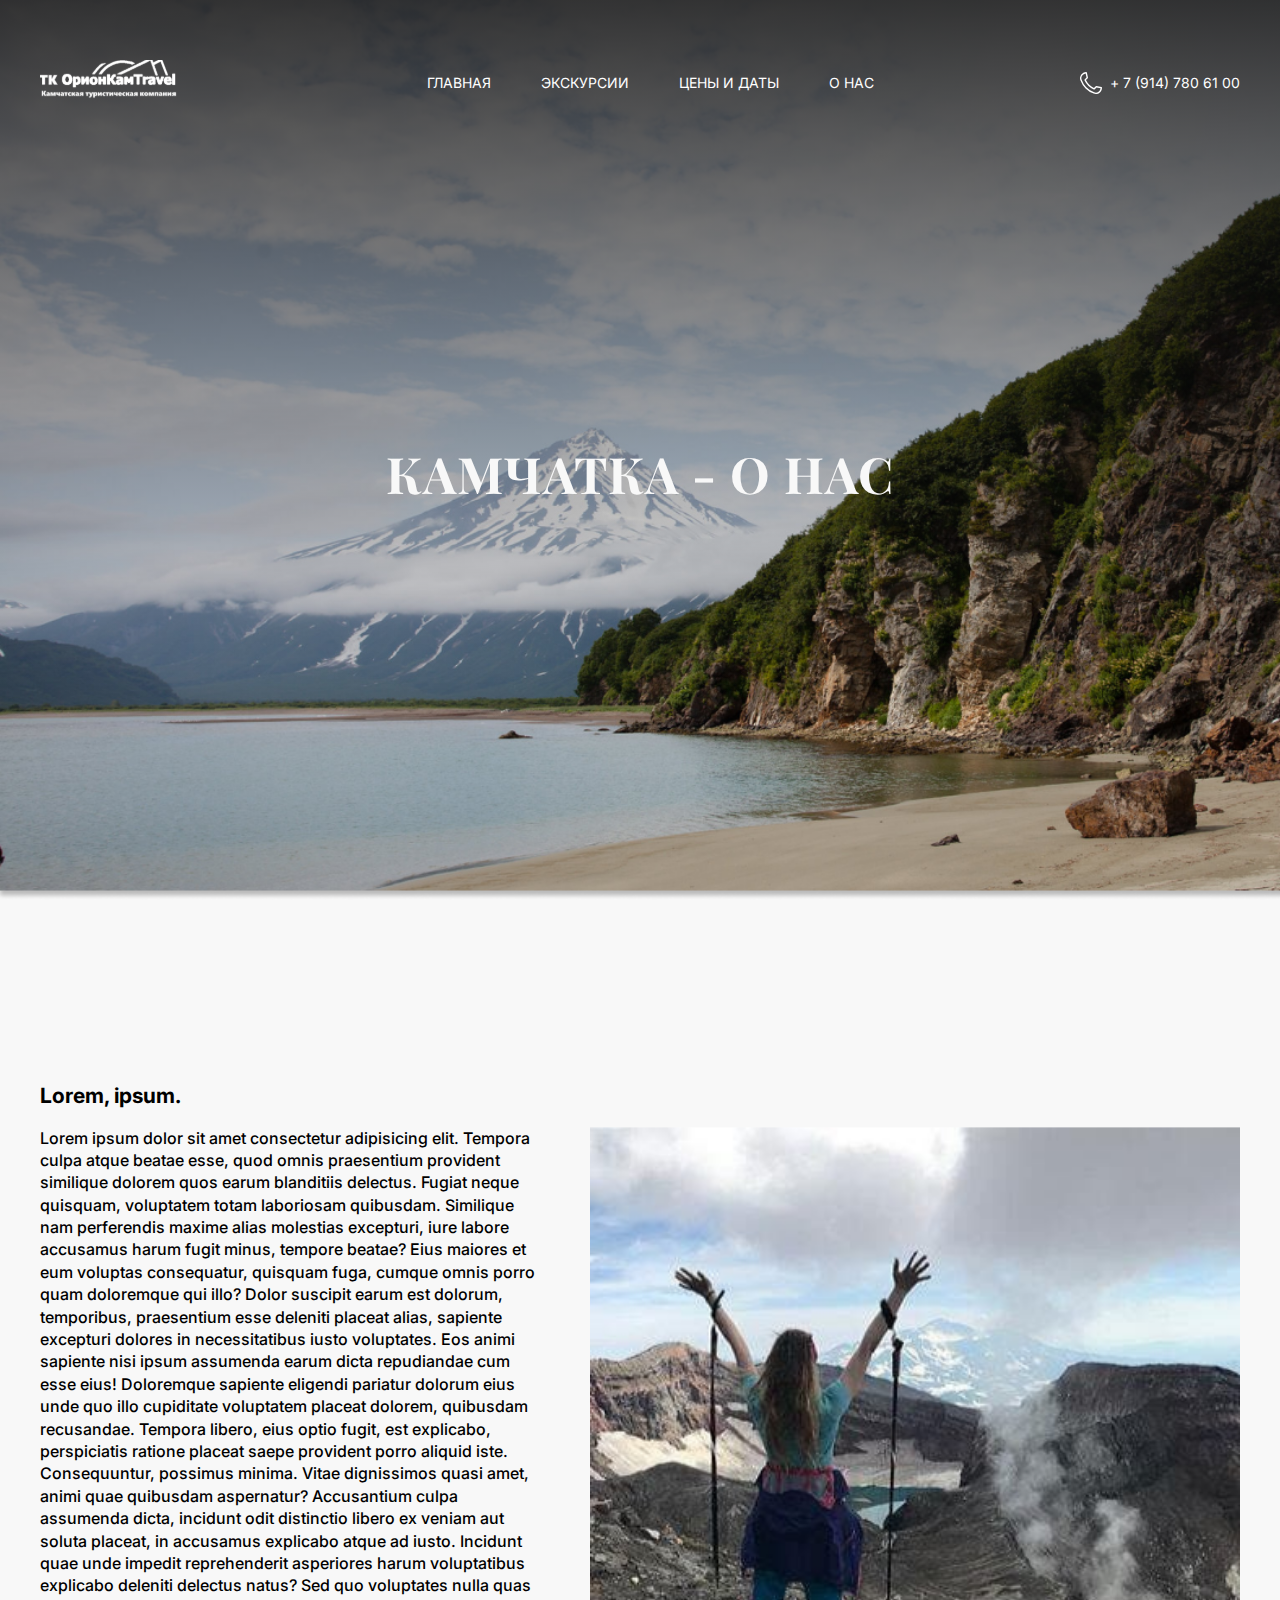
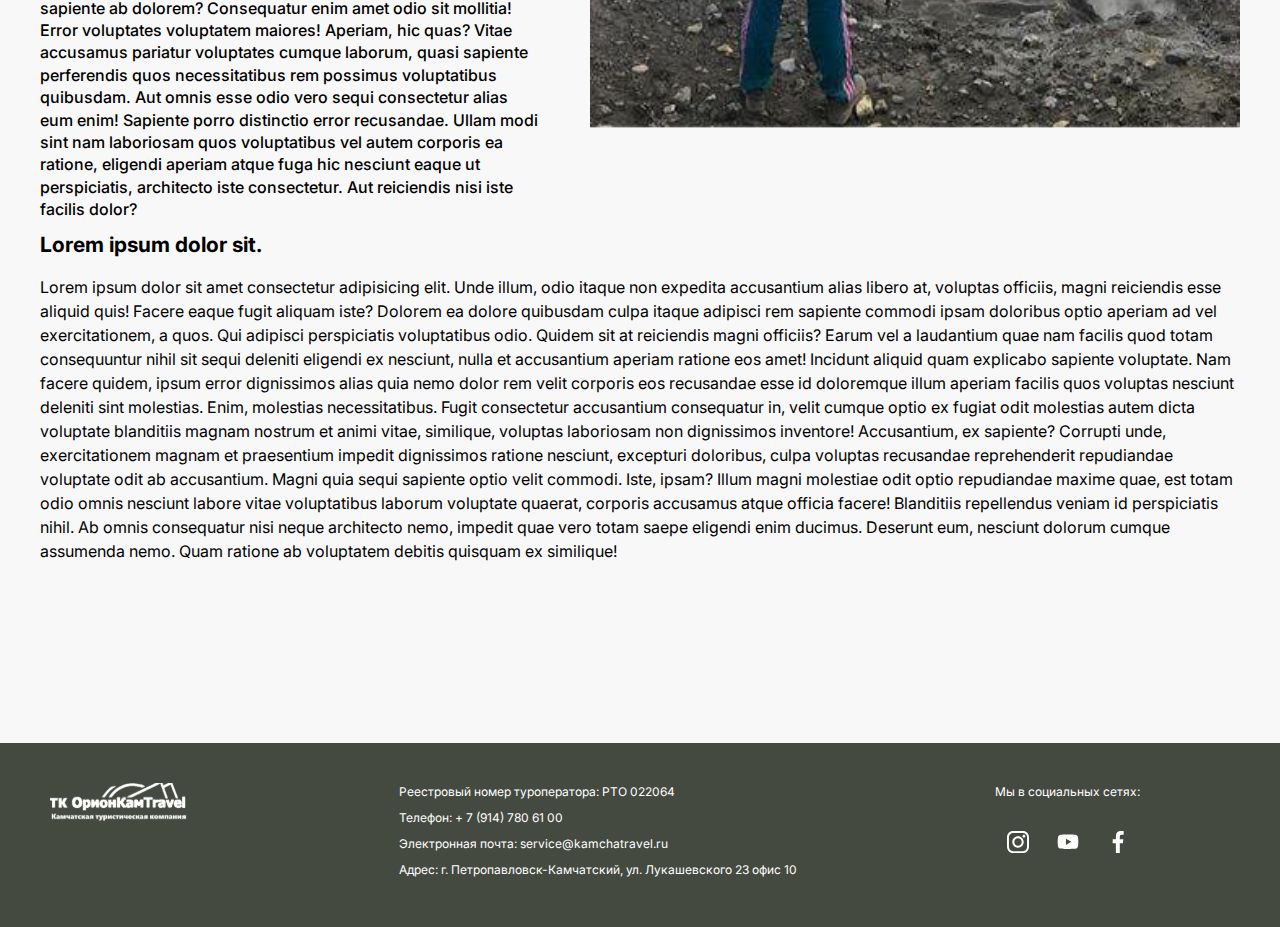
<file: about.html>
<!DOCTYPE html>
<html lang="ru">

<head>
    <meta charset="UTF-8">
    <meta http-equiv="X-UA-Compatible" content="IE=edge">
    <meta name="viewport" content="width=device-width, initial-scale=1.0">
    <title>Камчатка | О нас</title>
    <link rel="preconnect" href="https://fonts.googleapis.com">
    <link rel="preconnect" href="https://fonts.gstatic.com" crossorigin>
    <link href="https://fonts.googleapis.com/css2?family=Inter:wght@400;500;600;700&family=Playfair+Display:wght@700&display=swap" rel="stylesheet">
    <link rel="shortcut icon" href="images/header/favicon.svg" type="image/x-icon">
    <link rel="stylesheet" href="css/style.min.css">

</head>

<body>

    <svg display="none" xmlns="http://www.w3.org/2000/svg">
    <symbol id="facebook">
<path d="M14.6644 3.65292H16.6728V0.154917C16.3263 0.10725 15.1346 0 13.7468 0C10.851 0 8.86738 1.82142 8.86738 5.16908V8.25H5.67188V12.1605H8.86738V22H12.7852V12.1614H15.8515L16.3382 8.25092H12.7843V5.55683C12.7852 4.42658 13.0895 3.65292 14.6644 3.65292Z"/>
    </symbol>

    <symbol id="instagram">
<path d="M15.9287 0H6.07107C2.72349 0 0 2.74266 0 6.11365V16.0402C0 19.4113 2.72349 22.1538 6.07107 22.1538H15.9287C19.2765 22.1538 22 19.4112 22 16.0402V6.11365C22.0001 2.74266 19.2765 0 15.9287 0ZM20.0482 16.0402C20.0482 18.3275 18.2002 20.1882 15.9288 20.1882H6.07107C3.79979 20.1883 1.95195 18.3275 1.95195 16.0402V6.11365C1.95195 3.82649 3.79979 1.96559 6.07107 1.96559H15.9287C18.2001 1.96559 20.0481 3.82649 20.0481 6.11365V16.0402H20.0482Z"/>
<path d="M10.9999 5.36914C7.87404 5.36914 5.33105 7.92987 5.33105 11.0775C5.33105 14.225 7.87404 16.7856 10.9999 16.7856C14.1257 16.7856 16.6687 14.225 16.6687 11.0775C16.6687 7.92987 14.1257 5.36914 10.9999 5.36914ZM10.9999 14.82C8.95047 14.82 7.28299 13.1411 7.28299 11.0774C7.28299 9.01355 8.95034 7.33457 10.9999 7.33457C13.0494 7.33457 14.7168 9.01355 14.7168 11.0774C14.7168 13.1411 13.0493 14.82 10.9999 14.82Z" />
<path d="M16.9061 3.70312C16.53 3.70312 16.1605 3.85644 15.8949 4.12506C15.628 4.39238 15.4746 4.76452 15.4746 5.14453C15.4746 5.52336 15.6282 5.89537 15.8949 6.164C16.1604 6.43131 16.53 6.58594 16.9061 6.58594C17.2835 6.58594 17.6517 6.43131 17.9185 6.164C18.1853 5.89537 18.3375 5.52323 18.3375 5.14453C18.3375 4.76452 18.1853 4.39238 17.9185 4.12506C17.653 3.85644 17.2835 3.70312 16.9061 3.70312Z" />
    </symbol>

    <symbol id="youtube">
      <path d="M20.8768 5.84558C20.6391 4.96199 19.9424 4.26547 19.059 4.02754C17.445 3.58594 10.989 3.58594 10.989 3.58594C10.989 3.58594 4.53324 3.58594 2.91927 4.0108C2.05281 4.24847 1.33916 4.96212 1.10149 5.84558C0.676758 7.45943 0.676758 10.8063 0.676758 10.8063C0.676758 10.8063 0.676758 14.1701 1.10149 15.7671C1.33942 16.6506 2.03581 17.3471 2.9194 17.585C4.55024 18.0267 10.9893 18.0267 10.9893 18.0267C10.9893 18.0267 17.445 18.0267 19.059 17.6019C19.9426 17.3641 20.6391 16.6676 20.877 15.7841C21.3016 14.1701 21.3016 10.8233 21.3016 10.8233C21.3016 10.8233 21.3186 7.45943 20.8768 5.84558ZM8.93355 13.8983V7.71435L14.302 10.8063L8.93355 13.8983Z" />
    </symbol>
    </svg>

    <header class="header">
        <div class="container">
            <div class="header__inner">
                <div class="header__top">
                    <a class="logo" href="">
                        <img class="logo__img" src="images/header/logo.svg" alt="Логотип">
                    </a>
                    <nav class="menu">
                        <button class="menu__btn">
                          <span class="menu__span"></span>
                        </button>
                        <ul class="menu__list">
                            <li class="menu__item">
                                <a class="menu__link" href="index.html">Главная</a>
                            </li>
                            <li class="menu__item">
                                <a class="menu__link" href="page.html">Экскурсии</a>
                            </li>
                            <li class="menu__item">
                                <a class="menu__link" href="#">Цены и даты</a>
                            </li>
                            <li class="menu__item">
                                <a class="menu__link" href="#">О нас</a>
                            </li>
                        </ul>
                    </nav>
                    <a class="header__phone" href="tel:+79147806100">+ 7 (914) 780 61 00</a>
                </div>
                <h1 class="header__title kamchatka__title">Камчатка - о нас</h1>

            </div>
        </div>
    </header>
    <main class="main">
        <section class="home">
            <div class="container">
                <h2 class="kamchatka__name">Lorem, ipsum.</h2>
                <div class="home__inner">
                    <div class="home__item kamchatka__text">

                        <p>Lorem ipsum dolor sit amet consectetur adipisicing elit. Tempora culpa atque beatae esse, quod omnis praesentium provident similique dolorem quos earum blanditiis delectus. Fugiat neque quisquam, voluptatem totam laboriosam quibusdam.
                            Similique nam perferendis maxime alias molestias excepturi, iure labore accusamus harum fugit minus, tempore beatae? Eius maiores et eum voluptas consequatur, quisquam fuga, cumque omnis porro quam doloremque qui illo? Dolor
                            suscipit earum est dolorum, temporibus, praesentium esse deleniti placeat alias, sapiente excepturi dolores in necessitatibus iusto voluptates. Eos animi sapiente nisi ipsum assumenda earum dicta repudiandae cum esse eius!
                            Doloremque sapiente eligendi pariatur dolorum eius unde quo illo cupiditate voluptatem placeat dolorem, quibusdam recusandae. Tempora libero, eius optio fugit, est explicabo, perspiciatis ratione placeat saepe provident porro
                            aliquid iste. Consequuntur, possimus minima. Vitae dignissimos quasi amet, animi quae quibusdam aspernatur? Accusantium culpa assumenda dicta, incidunt odit distinctio libero ex veniam aut soluta placeat, in accusamus explicabo
                            atque ad iusto. Incidunt quae unde impedit reprehenderit asperiores harum voluptatibus explicabo deleniti delectus natus? Sed quo voluptates nulla quas sapiente ab dolorem? Consequatur enim amet odio sit mollitia! Error voluptates
                            voluptatem maiores! Aperiam, hic quas? Vitae accusamus pariatur voluptates cumque laborum, quasi sapiente perferendis quos necessitatibus rem possimus voluptatibus quibusdam. Aut omnis esse odio vero sequi consectetur alias
                            eum enim! Sapiente porro distinctio error recusandae. Ullam modi sint nam laboriosam quos voluptatibus vel autem corporis ea ratione, eligendi aperiam atque fuga hic nesciunt eaque ut perspiciatis, architecto iste consectetur.
                            Aut reiciendis nisi iste facilis dolor?</p>

                    </div>
                    <div class="home__item kamchatka__slider">
                        <img class="kamchatka__img" src="images/about/1-den-voshozhdenie-vulkan-gorelyj-kamchatka-640x369.jpg" alt="Слайдер-фото">
                        <img class="kamchatka__img" src="images/about/1550585733130618726.jpg" alt="Слайдер-фото">
                        <img class="kamchatka__img" src="images/about/69.jpg" alt="Слайдер-фото">
                        <img class="kamchatka__img" src="images/about/9-voshozhdenie-na-avachinskji-vulkan-1.jpg" alt="Слайдер-фото">
                        <img class="kamchatka__img" src="images/about/kogda-luchshe-ehat6.jpg" alt="Слайдер-фото">
                        <img class="kamchatka__img" src="images/about/unnamed.jpg" alt="Слайдер-фото">
                    </div>

                </div>
                <div>
                    <h2 class="kamchatka__name">Lorem ipsum dolor sit.</h2>
                    <p class="kamchatka__item">
                        Lorem ipsum dolor sit amet consectetur adipisicing elit. Unde illum, odio itaque non expedita accusantium alias libero at, voluptas officiis, magni reiciendis esse aliquid quis! Facere eaque fugit aliquam iste? Dolorem ea dolore quibusdam culpa itaque
                        adipisci rem sapiente commodi ipsam doloribus optio aperiam ad vel exercitationem, a quos. Qui adipisci perspiciatis voluptatibus odio. Quidem sit at reiciendis magni officiis? Earum vel a laudantium quae nam facilis quod totam
                        consequuntur nihil sit sequi deleniti eligendi ex nesciunt, nulla et accusantium aperiam ratione eos amet! Incidunt aliquid quam explicabo sapiente voluptate. Nam facere quidem, ipsum error dignissimos alias quia nemo dolor rem
                        velit corporis eos recusandae esse id doloremque illum aperiam facilis quos voluptas nesciunt deleniti sint molestias. Enim, molestias necessitatibus. Fugit consectetur accusantium consequatur in, velit cumque optio ex fugiat odit
                        molestias autem dicta voluptate blanditiis magnam nostrum et animi vitae, similique, voluptas laboriosam non dignissimos inventore! Accusantium, ex sapiente? Corrupti unde, exercitationem magnam et praesentium impedit dignissimos
                        ratione nesciunt, excepturi doloribus, culpa voluptas recusandae reprehenderit repudiandae voluptate odit ab accusantium. Magni quia sequi sapiente optio velit commodi. Iste, ipsam? Illum magni molestiae odit optio repudiandae
                        maxime quae, est totam odio omnis nesciunt labore vitae voluptatibus laborum voluptate quaerat, corporis accusamus atque officia facere! Blanditiis repellendus veniam id perspiciatis nihil. Ab omnis consequatur nisi neque architecto
                        nemo, impedit quae vero totam saepe eligendi enim ducimus. Deserunt eum, nesciunt dolorum cumque assumenda nemo. Quam ratione ab voluptatem debitis quisquam ex similique!
                    </p>
                </div>

            </div>
        </section>
    </main>



    <footer class="footer">
        <div class="container">
            <div class="footer__inner">
                <a class="logo footer__logo" href="" class="logo">
                    <img class="logo__img" src="images/header/logo.svg" alt="Логотип">
                </a>
                <div class="footer__adress">
                    <span class="footer__span">Реестровый номер туроператора: РТО 022064</span>
                    <span class="footer__phone-text">Телефон:</span>
                    <a href="tel:+79147806100" class="footer__phone"> + 7 (914) 780 61 00</a>
                    <span class="footer__span">Электронная почта: service@kamchatravel.ru</span>
                    <span class="footer__span">Адрес: г. Петропавловск-Камчатский, ул. Лукашевского 23 офис 10</span>
                </div>
                <div class="footer__social">
                    <span>Мы в социальных сетях:</span>
                    <ul class="footer__list">
                        <li class="footer__item">
                            <a class="footer__link link__block" href="#">
                                <span class="visually-hidden">Иконка Instagram</span>
                                <svg class="footer__svg" width="22" height="22">
                                  <use xlink:href="#instagram"></use>
                                </svg>
                            </a>
                        </li>
                        <li class="footer__item">
                            <a class="footer__link link__block" href="#">
                                <span class="visually-hidden">Иконка Youtube</span>
                                <svg class="footer__svg" width="22" height="22">
                                  <use xlink:href="#youtube"></use>
                                </svg>
                            </a>
                        </li>
                        <li class="footer__item">
                            <a class="footer__link link__block" href="#">
                                <span class="visually-hidden">Иконка Facebook</span>
                                <svg class="footer__svg" width="22" height="22">
                                  <use xlink:href="#facebook"></use>
                                </svg>
                            </a>
                        </li>
                    </ul>
                </div>
            </div>
        </div>

    </footer>
    <script src="js/main.min.js"></script>
</body>

</html>
</file>
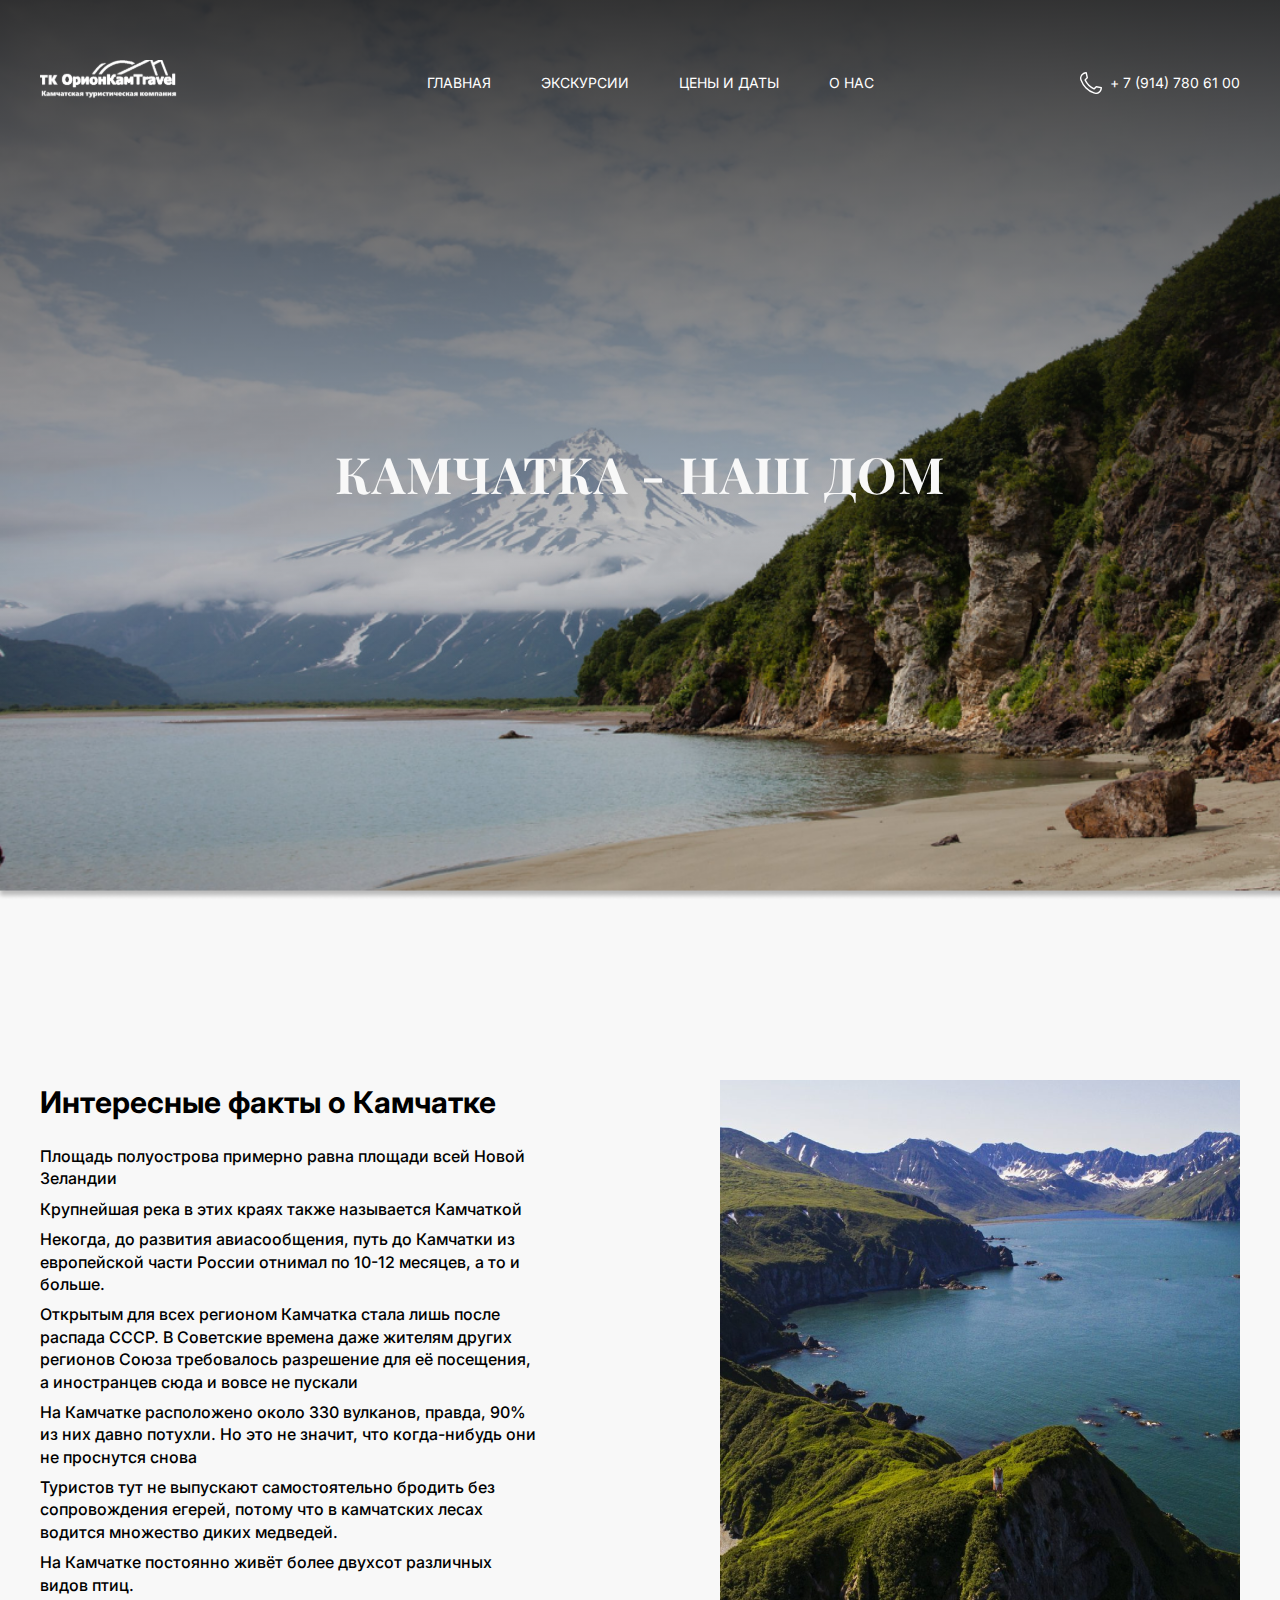
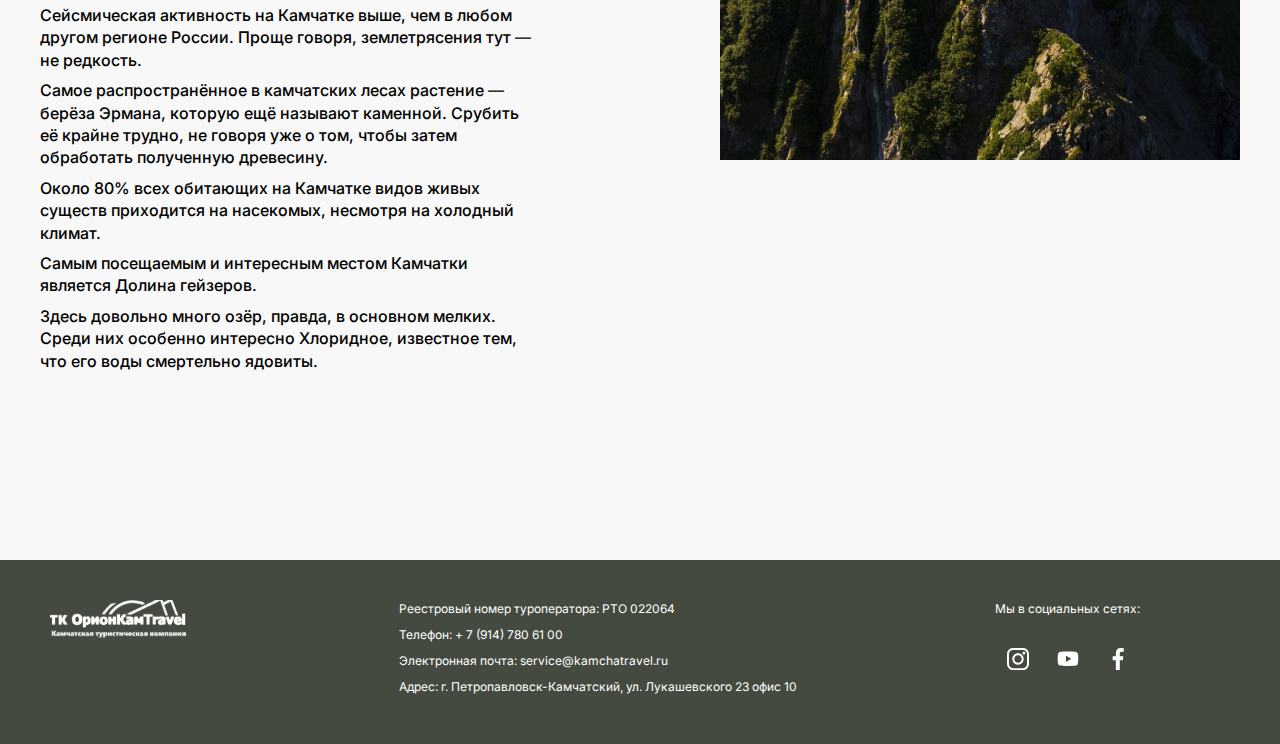
<file: kamchatka_home.html>
<!DOCTYPE html>
<html lang="ru">

<head>
    <meta charset="UTF-8">
    <meta http-equiv="X-UA-Compatible" content="IE=edge">
    <meta name="viewport" content="width=device-width, initial-scale=1.0">
    <title>Камчатка | Факты</title>
    <link rel="preconnect" href="https://fonts.googleapis.com">
    <link rel="preconnect" href="https://fonts.gstatic.com" crossorigin>
    <link href="https://fonts.googleapis.com/css2?family=Inter:wght@400;500;600;700&family=Playfair+Display:wght@700&display=swap" rel="stylesheet">
    <link rel="shortcut icon" href="images/header/favicon.svg" type="image/x-icon">
    <link rel="stylesheet" href="css/style.min.css">

</head>

<body>

    <svg display="none" xmlns="http://www.w3.org/2000/svg">
    <symbol id="facebook">
<path d="M14.6644 3.65292H16.6728V0.154917C16.3263 0.10725 15.1346 0 13.7468 0C10.851 0 8.86738 1.82142 8.86738 5.16908V8.25H5.67188V12.1605H8.86738V22H12.7852V12.1614H15.8515L16.3382 8.25092H12.7843V5.55683C12.7852 4.42658 13.0895 3.65292 14.6644 3.65292Z"/>
    </symbol>

    <symbol id="instagram">
<path d="M15.9287 0H6.07107C2.72349 0 0 2.74266 0 6.11365V16.0402C0 19.4113 2.72349 22.1538 6.07107 22.1538H15.9287C19.2765 22.1538 22 19.4112 22 16.0402V6.11365C22.0001 2.74266 19.2765 0 15.9287 0ZM20.0482 16.0402C20.0482 18.3275 18.2002 20.1882 15.9288 20.1882H6.07107C3.79979 20.1883 1.95195 18.3275 1.95195 16.0402V6.11365C1.95195 3.82649 3.79979 1.96559 6.07107 1.96559H15.9287C18.2001 1.96559 20.0481 3.82649 20.0481 6.11365V16.0402H20.0482Z"/>
<path d="M10.9999 5.36914C7.87404 5.36914 5.33105 7.92987 5.33105 11.0775C5.33105 14.225 7.87404 16.7856 10.9999 16.7856C14.1257 16.7856 16.6687 14.225 16.6687 11.0775C16.6687 7.92987 14.1257 5.36914 10.9999 5.36914ZM10.9999 14.82C8.95047 14.82 7.28299 13.1411 7.28299 11.0774C7.28299 9.01355 8.95034 7.33457 10.9999 7.33457C13.0494 7.33457 14.7168 9.01355 14.7168 11.0774C14.7168 13.1411 13.0493 14.82 10.9999 14.82Z" />
<path d="M16.9061 3.70312C16.53 3.70312 16.1605 3.85644 15.8949 4.12506C15.628 4.39238 15.4746 4.76452 15.4746 5.14453C15.4746 5.52336 15.6282 5.89537 15.8949 6.164C16.1604 6.43131 16.53 6.58594 16.9061 6.58594C17.2835 6.58594 17.6517 6.43131 17.9185 6.164C18.1853 5.89537 18.3375 5.52323 18.3375 5.14453C18.3375 4.76452 18.1853 4.39238 17.9185 4.12506C17.653 3.85644 17.2835 3.70312 16.9061 3.70312Z" />
    </symbol>

    <symbol id="youtube">
      <path d="M20.8768 5.84558C20.6391 4.96199 19.9424 4.26547 19.059 4.02754C17.445 3.58594 10.989 3.58594 10.989 3.58594C10.989 3.58594 4.53324 3.58594 2.91927 4.0108C2.05281 4.24847 1.33916 4.96212 1.10149 5.84558C0.676758 7.45943 0.676758 10.8063 0.676758 10.8063C0.676758 10.8063 0.676758 14.1701 1.10149 15.7671C1.33942 16.6506 2.03581 17.3471 2.9194 17.585C4.55024 18.0267 10.9893 18.0267 10.9893 18.0267C10.9893 18.0267 17.445 18.0267 19.059 17.6019C19.9426 17.3641 20.6391 16.6676 20.877 15.7841C21.3016 14.1701 21.3016 10.8233 21.3016 10.8233C21.3016 10.8233 21.3186 7.45943 20.8768 5.84558ZM8.93355 13.8983V7.71435L14.302 10.8063L8.93355 13.8983Z" />
    </symbol>
    </svg>

    <header class="header">
        <div class="container">
            <div class="header__inner">
                <div class="header__top">
                    <a class="logo" href="">
                        <img class="logo__img" src="images/header/logo.svg" alt="Логотип">
                    </a>
                    <nav class="menu">
                        <button class="menu__btn">
                          <span class="menu__span"></span>
                        </button>
                        <ul class="menu__list">
                            <li class="menu__item">
                                <a class="menu__link" href="index.html">Главная</a>
                            </li>
                            <li class="menu__item">
                                <a class="menu__link" href="page.html">Экскурсии</a>
                            </li>
                            <li class="menu__item">
                                <a class="menu__link" href="#">Цены и даты</a>
                            </li>
                            <li class="menu__item">
                                <a class="menu__link" href="#">О нас</a>
                            </li>
                        </ul>
                    </nav>
                    <a class="header__phone" href="tel:+79147806100">+ 7 (914) 780 61 00</a>
                </div>
                <h1 class="header__title kamchatka__title">Камчатка - наш дом</h1>

            </div>
        </div>
    </header>
    <main class="main">
        <section class="home">
            <div class="container">
                <div class="home__inner">
                    <div class="home__item">
                        <div class="home__about kamchatka__about">
                            <h2 class="kamchatka__info">Интересные факты о Камчатке</h2>
                            <li class="home__text kamchatka__text">
                                Площадь полуострова примерно равна площади всей Новой Зеландии
                            </li>
                            <li class="home__text kamchatka__text">
                                Крупнейшая река в этих краях также называется Камчаткой
                            </li>
                            <li class="home__text kamchatka__text">
                                Некогда, до развития авиасообщения, путь до Камчатки из европейской части России отнимал по 10-12 месяцев, а то и больше.
                            </li>
                            <li class="home__text kamchatka__text">
                                Открытым для всех регионом Камчатка стала лишь после распада СССР. В Советские времена даже жителям других регионов Союза требовалось разрешение для её посещения, а иностранцев сюда и вовсе не пускали
                            </li>
                            <li class="home__text kamchatka__text">
                                На Камчатке расположено около 330 вулканов, правда, 90% из них давно потухли. Но это не значит, что когда-нибудь они не проснутся снова
                            </li>
                            <li class="home__text kamchatka__text">
                                Туристов тут не выпускают самостоятельно бродить без сопровождения егерей, потому что в камчатских лесах водится множество диких медведей.
                            </li>
                            <li class="home__text kamchatka__text">
                                На Камчатке постоянно живёт более двухсот различных видов птиц.
                            </li>
                            <li class="home__text kamchatka__text">
                                Сейсмическая активность на Камчатке выше, чем в любом другом регионе России. Проще говоря, землетрясения тут — не редкость.
                            </li>
                            <li class="home__text kamchatka__text">
                                Самое распространённое в камчатских лесах растение — берёза Эрмана, которую ещё называют каменной. Срубить её крайне трудно, не говоря уже о том, чтобы затем обработать полученную древесину.
                            </li>
                            <li class="home__text kamchatka__text">
                                Около 80% всех обитающих на Камчатке видов живых существ приходится на насекомых, несмотря на холодный климат.
                            </li>
                            <li class="home__text kamchatka__text">
                                Самым посещаемым и интересным местом Камчатки является Долина гейзеров.
                            </li>
                            <li class="home__text kamchatka__text">
                                Здесь довольно много озёр, правда, в основном мелких. Среди них особенно интересно Хлоридное, известное тем, что его воды смертельно ядовиты.
                            </li>


                        </div>
                    </div>
                    <div class="home__item">
                        <img class="home__img" src="images/section.home/image.png" alt="Фото Камчатка">
                    </div>
                </div>
            </div>
        </section>
    </main>



    <footer class="footer">
        <div class="container">
            <div class="footer__inner">
                <a class="logo footer__logo" href="" class="logo">
                    <img class="logo__img" src="images/header/logo.svg" alt="Логотип">
                </a>
                <div class="footer__adress">
                    <span class="footer__span">Реестровый номер туроператора: РТО 022064</span>
                    <span class="footer__phone-text">Телефон:</span>
                    <a href="tel:+79147806100" class="footer__phone"> + 7 (914) 780 61 00</a>
                    <span class="footer__span">Электронная почта: service@kamchatravel.ru</span>
                    <span class="footer__span">Адрес: г. Петропавловск-Камчатский, ул. Лукашевского 23 офис 10</span>
                </div>
                <div class="footer__social">
                    <span>Мы в социальных сетях:</span>
                    <ul class="footer__list">
                        <li class="footer__item">
                            <a class="footer__link link__block" href="#">
                                <span class="visually-hidden">Иконка Instagram</span>
                                <svg class="footer__svg" width="22" height="22">
                                  <use xlink:href="#instagram"></use>
                                </svg>
                            </a>
                        </li>
                        <li class="footer__item">
                            <a class="footer__link link__block" href="#">
                                <span class="visually-hidden">Иконка Youtube</span>
                                <svg class="footer__svg" width="22" height="22">
                                  <use xlink:href="#youtube"></use>
                                </svg>
                            </a>
                        </li>
                        <li class="footer__item">
                            <a class="footer__link link__block" href="#">
                                <span class="visually-hidden">Иконка Facebook</span>
                                <svg class="footer__svg" width="22" height="22">
                                  <use xlink:href="#facebook"></use>
                                </svg>
                            </a>
                        </li>
                    </ul>
                </div>
            </div>
        </div>

    </footer>
    <script src="js/main.min.js"></script>
</body>

</html>
</file>
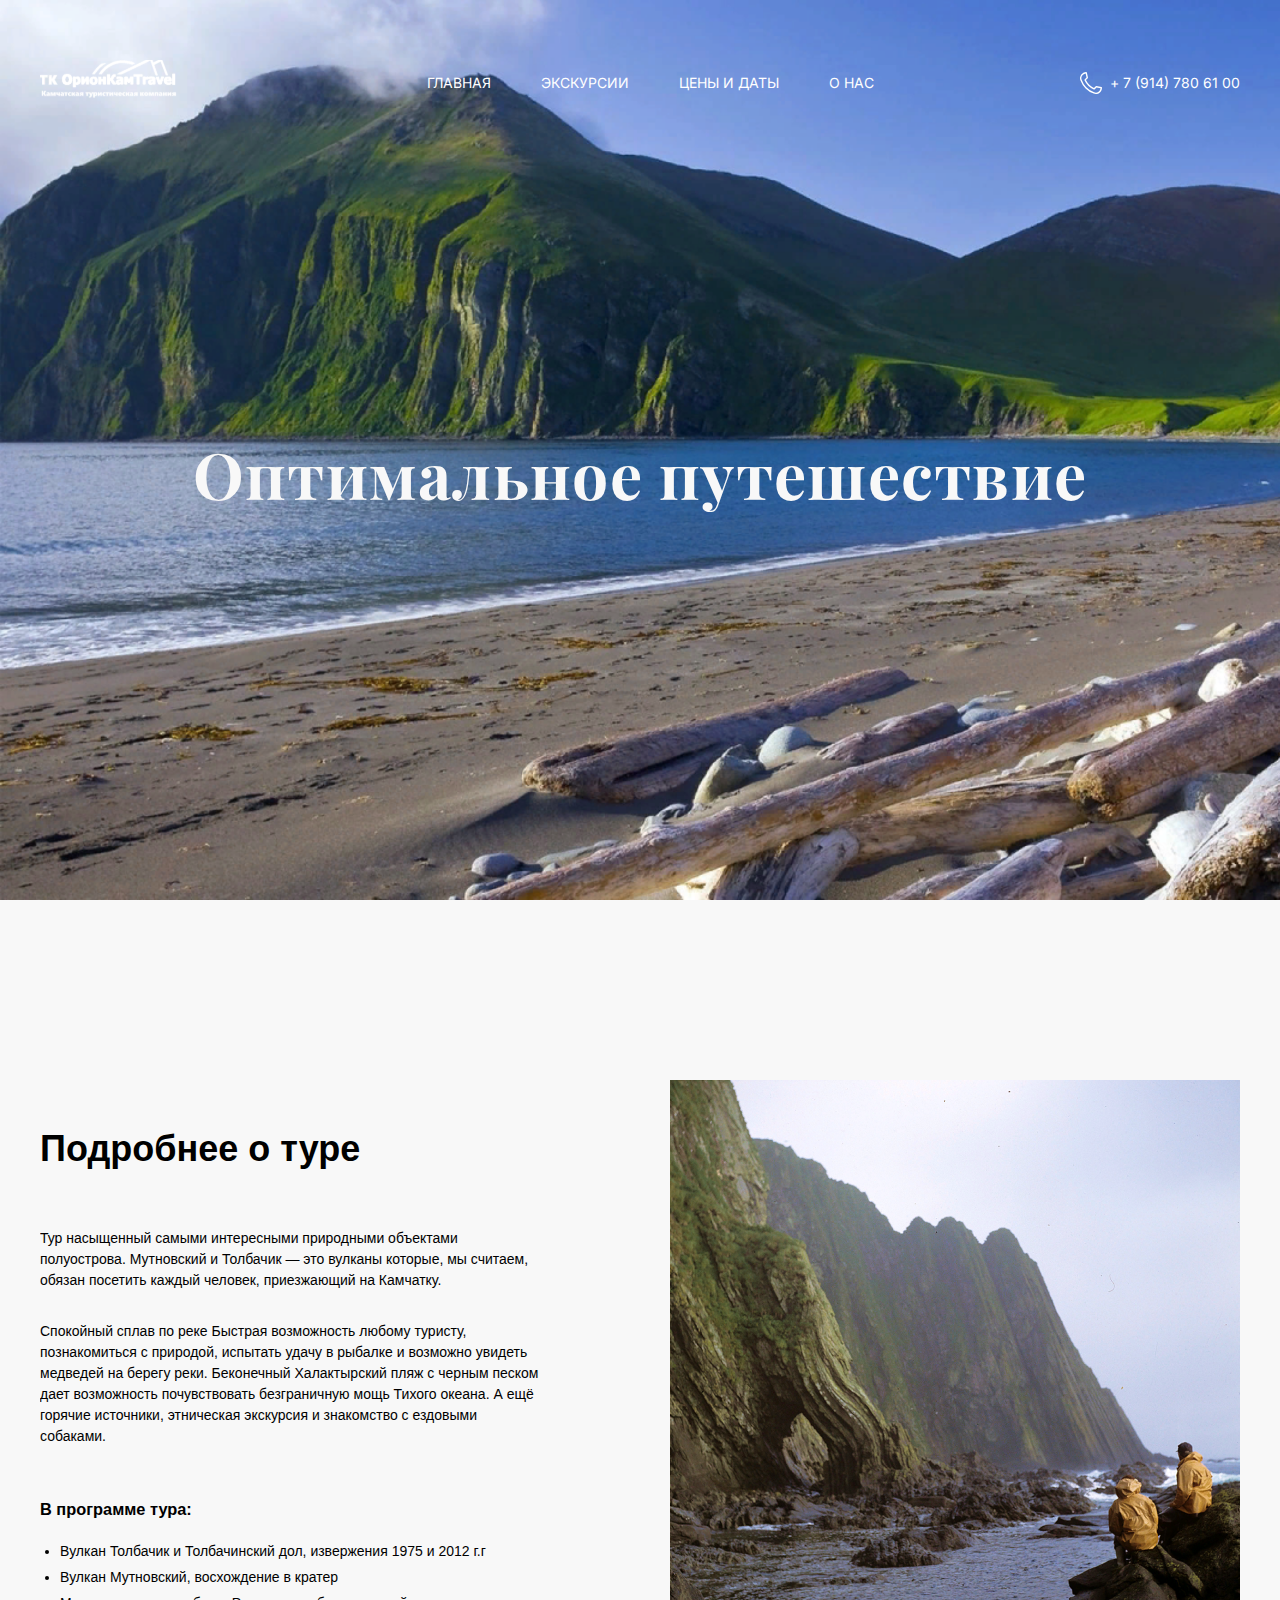
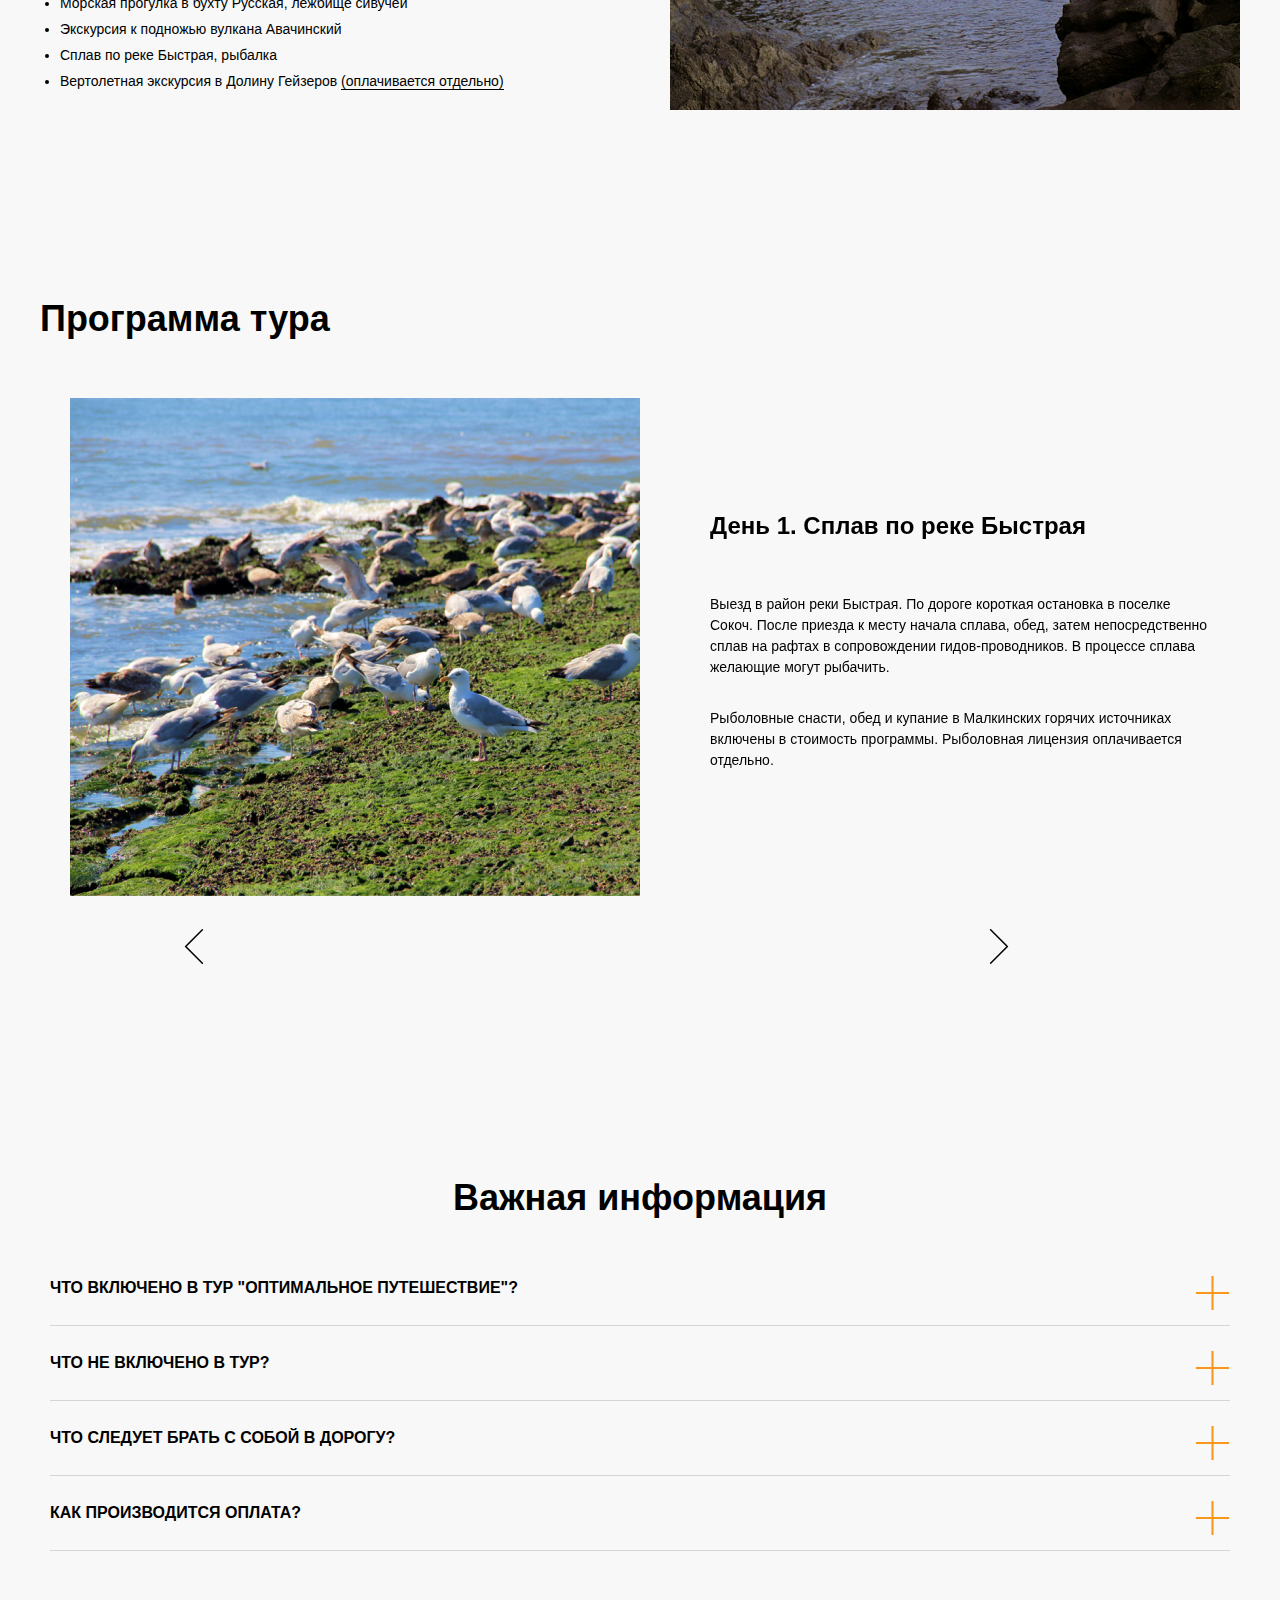
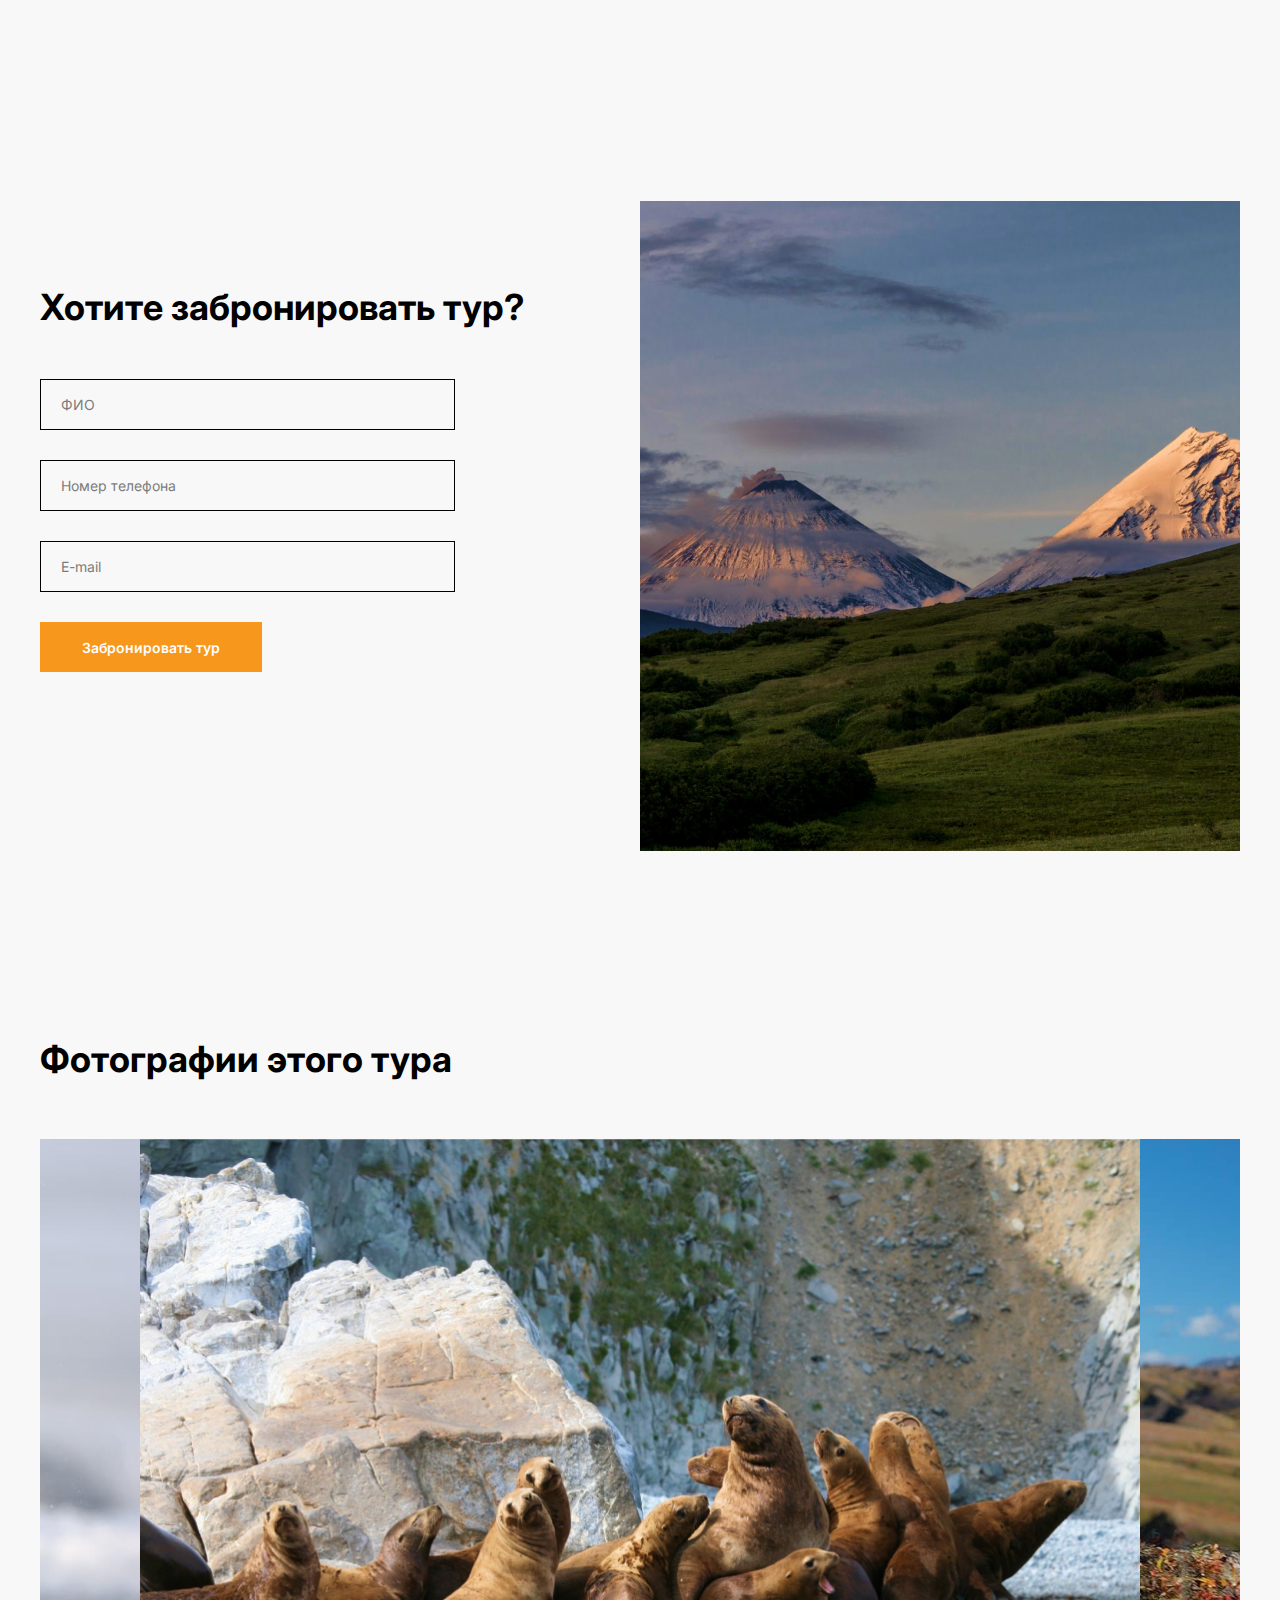
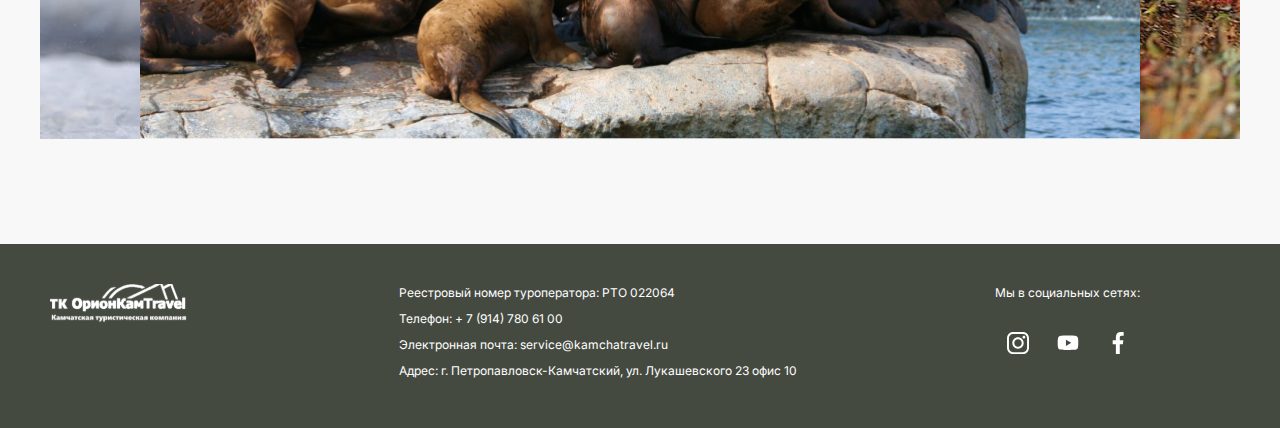
<file: page.html>
<!DOCTYPE html>
<html lang="ru">

<head>
    <meta charset="UTF-8">
    <meta http-equiv="X-UA-Compatible" content="IE=edge">
    <meta name="viewport" content="width=device-width, initial-scale=1.0">
    <title>Камчатка | Путешествие</title>
    <link rel="preconnect" href="https://fonts.googleapis.com">
    <link rel="preconnect" href="https://fonts.gstatic.com" crossorigin>
    <link href="https://fonts.googleapis.com/css2?family=Inter:wght@400;500;600;700&family=Playfair+Display:wght@700&display=swap" rel="stylesheet">
    <link rel="shortcut icon" href="images/header/favicon.svg" type="image/x-icon">
    <link rel="stylesheet" href="css/style.min.css">
</head>

<body>
    <svg display="none" xmlns="http://www.w3.org/2000/svg">
    <symbol id="facebook">
<path d="M14.6644 3.65292H16.6728V0.154917C16.3263 0.10725 15.1346 0 13.7468 0C10.851 0 8.86738 1.82142 8.86738 5.16908V8.25H5.67188V12.1605H8.86738V22H12.7852V12.1614H15.8515L16.3382 8.25092H12.7843V5.55683C12.7852 4.42658 13.0895 3.65292 14.6644 3.65292Z"/>
    </symbol>

    <symbol id="instagram">
<path d="M15.9287 0H6.07107C2.72349 0 0 2.74266 0 6.11365V16.0402C0 19.4113 2.72349 22.1538 6.07107 22.1538H15.9287C19.2765 22.1538 22 19.4112 22 16.0402V6.11365C22.0001 2.74266 19.2765 0 15.9287 0ZM20.0482 16.0402C20.0482 18.3275 18.2002 20.1882 15.9288 20.1882H6.07107C3.79979 20.1883 1.95195 18.3275 1.95195 16.0402V6.11365C1.95195 3.82649 3.79979 1.96559 6.07107 1.96559H15.9287C18.2001 1.96559 20.0481 3.82649 20.0481 6.11365V16.0402H20.0482Z"/>
<path d="M10.9999 5.36914C7.87404 5.36914 5.33105 7.92987 5.33105 11.0775C5.33105 14.225 7.87404 16.7856 10.9999 16.7856C14.1257 16.7856 16.6687 14.225 16.6687 11.0775C16.6687 7.92987 14.1257 5.36914 10.9999 5.36914ZM10.9999 14.82C8.95047 14.82 7.28299 13.1411 7.28299 11.0774C7.28299 9.01355 8.95034 7.33457 10.9999 7.33457C13.0494 7.33457 14.7168 9.01355 14.7168 11.0774C14.7168 13.1411 13.0493 14.82 10.9999 14.82Z" />
<path d="M16.9061 3.70312C16.53 3.70312 16.1605 3.85644 15.8949 4.12506C15.628 4.39238 15.4746 4.76452 15.4746 5.14453C15.4746 5.52336 15.6282 5.89537 15.8949 6.164C16.1604 6.43131 16.53 6.58594 16.9061 6.58594C17.2835 6.58594 17.6517 6.43131 17.9185 6.164C18.1853 5.89537 18.3375 5.52323 18.3375 5.14453C18.3375 4.76452 18.1853 4.39238 17.9185 4.12506C17.653 3.85644 17.2835 3.70312 16.9061 3.70312Z" />
    </symbol>

    <symbol id="youtube">
      <path d="M20.8768 5.84558C20.6391 4.96199 19.9424 4.26547 19.059 4.02754C17.445 3.58594 10.989 3.58594 10.989 3.58594C10.989 3.58594 4.53324 3.58594 2.91927 4.0108C2.05281 4.24847 1.33916 4.96212 1.10149 5.84558C0.676758 7.45943 0.676758 10.8063 0.676758 10.8063C0.676758 10.8063 0.676758 14.1701 1.10149 15.7671C1.33942 16.6506 2.03581 17.3471 2.9194 17.585C4.55024 18.0267 10.9893 18.0267 10.9893 18.0267C10.9893 18.0267 17.445 18.0267 19.059 17.6019C19.9426 17.3641 20.6391 16.6676 20.877 15.7841C21.3016 14.1701 21.3016 10.8233 21.3016 10.8233C21.3016 10.8233 21.3186 7.45943 20.8768 5.84558ZM8.93355 13.8983V7.71435L14.302 10.8063L8.93355 13.8983Z" />
    </symbol>
    </svg>


    <header class="header header-page">
        <div class="container">
            <div class="header__inner">
                <div class="header__top">
                    <a class="logo" href="#">
                        <img class="logo__img" src="images/header/logo.svg" alt="Логотип">
                    </a>
                    <nav class="menu">
                        <button class="menu__btn">
                          <span class="menu__span"></span>
                        </button>
                        <ul class="menu__list">
                            <li class="menu__item">
                                <a class="menu__link" href="index.html">Главная</a>
                            </li>
                            <li class="menu__item">
                                <a class="menu__link" href="page.html">Экскурсии</a>
                            </li>
                            <li class="menu__item">
                                <a class="menu__link" href="#">Цены и даты</a>
                            </li>
                            <li class="menu__item">
                                <a class="menu__link" href="#">О нас</a>
                            </li>
                        </ul>
                    </nav>
                    <a class="header__phone" href="tel:+79147806100">+ 7 (914) 780 61 00</a>
                </div>
                <h1 class="header__title header-page__title">Оптимальное путешествие</h1>
            </div>
        </div>
    </header>

    <main class="main">

        <section class="about-tour">
            <div class="container">
                <div class="about-tour__inner">
                    <div class="about-tour__items">
                        <div class="about-tour__box">
                            <h2 class="about-tour__title title">Подробнее о туре</h2>
                            <div class="about-tour__content">
                                <p class="about-tour__text">
                                    Тур насыщенный самыми интересными природными объектами полуострова. Мутновский и Толбачик — это вулканы которые, мы считаем, обязан посетить каждый человек, приезжающий на Камчатку.
                                </p>
                                <p class="about-tour__text">
                                    Спокойный сплав по реке Быстрая возможность любому туристу, познакомиться с природой, испытать удачу в рыбалке и возможно увидеть медведей на берегу реки. Беконечный Халактырский пляж с черным песком дает возможность почувствовать безграничную мощь Тихого
                                    океана. А ещё горячие источники, этническая экскурсия и знакомство с ездовыми собаками.
                                </p>
                            </div>
                            <h3 class="about-tour__subtitle">В программе тура: </h3>
                            <ul class="about-tour__list">
                                <li class="about-tour__item">
                                    Вулкан Толбачик и Толбачинский дол, извержения 1975 и 2012 г.г
                                </li>
                                <li class="about-tour__item">
                                    Вулкан Мутновский, восхождение в кратер
                                </li>
                                <li class="about-tour__item">
                                    Морская прогулка в бухту Русская, лежбище сивучей
                                </li>
                                <li class="about-tour__item">
                                    Экскурсия к подножью вулкана Авачинский
                                </li>
                                <li class="about-tour__item">
                                    Сплав по реке Быстрая, рыбалка
                                </li>
                                <li class="about-tour__item">
                                    Вертолетная экскурсия в Долину Гейзеров
                                    <span>(оплачивается отдельно)</span>
                                </li>
                            </ul>
                        </div>
                    </div>
                    <div class="about-tour__items">
                        <img class="about-tour__img" src="images/section.about/about-tour.png" alt="Пример тура">
                    </div>
                </div>
            </div>
        </section>

        <section class="program-slider">
            <div class="container">
                <h2 class="program-slider__title title">Программа тура</h2>
                <div class="program-slider__inner">
                    <div class="program-slider__items">
                        <div class="program-slider__content">
                            <div class="program-slider__item">
                                <img class="program-slider__img" data-lazy="images/section.program-slider/slider-1.png" alt="Пример тура">
                            </div>
                            <div class="program-slider__item">
                                <div class="program-slider__box">
                                    <h3 class="program-slider__name">День 1. Сплав по реке Быстрая</h3>
                                    <p class="program-slider__text">Выезд в район реки Быстрая. По дороге короткая остановка в поселке Сокоч. После приезда к месту начала сплава, обед, затем непосредственно сплав на рафтах в сопровождении гидов-проводников. В процессе сплава желающие
                                        могут рыбачить.
                                    </p>
                                    <p class="program-slider__text">
                                        Рыболовные снасти, обед и купание в Малкинских горячих источниках включены в стоимость программы. Рыболовная лицензия оплачивается отдельно.
                                    </p>
                                </div>
                            </div>
                        </div>
                    </div>
                    <div class="program-slider__items">
                        <div class="program-slider__content">
                            <div class="program-slider__item">
                                <img class="program-slider__img" data-lazy="images/section.program-slider/slider-2.jpg" alt="Пример тура">
                            </div>
                            <div class="program-slider__item">
                                <div class="program-slider__box">
                                    <h3 class="program-slider__name">День 2. Lorem ipsum dolor sit.</h3>
                                    <p class="program-slider__text">Lorem, ipsum dolor sit amet consectetur adipisicing elit. Eum maxime soluta, eius nihil laborum labore fugiat officia exercitationem neque alias natus est, vero earum, commodi quidem maiores sint doloribus eos! Dolores
                                        reprehenderit quisquam debitis odit? Perferendis, ducimus a voluptatem doloremque quia iste unde! Magnam, dolores beatae, odio iste, eveniet praesentium quidem in error autem corporis quia ratione debitis suscipit
                                        aspernatur..
                                    </p>
                                    <p class="program-slider__text">
                                        Lorem, ipsum dolor sit amet consectetur adipisicing elit. Adipisci, nulla deleniti neque amet fugiat tempora rem perspiciatis dicta, doloremque inventore, blanditiis cupiditate nihil obcaecati dolorem hic quo quas suscipit a?
                                    </p>
                                </div>
                            </div>
                        </div>
                    </div>
                    <div class="program-slider__items">
                        <div class="program-slider__content">
                            <div class="program-slider__item">
                                <img class="program-slider__img" data-lazy="images/section.program-slider/slider-3.jpg" alt="Пример тура">
                            </div>
                            <div class="program-slider__item">
                                <div class="program-slider__box">
                                    <h3 class="program-slider__name">День 3. Lorem, ipsum. </h3>
                                    <p class="program-slider__text">Lorem ipsum dolor sit, amet consectetur adipisicing elit. Error nam non consequatur ratione praesentium quidem dignissimos atque libero. Architecto deserunt quibusdam dolorum cumque laboriosam deleniti ducimus laborum
                                        magni voluptate dignissimos. Architecto deserunt quibusdam dolorum cumque laboriosam deleniti ducimus laborum magni voluptate dignissimos.
                                    </p>
                                    <p class="program-slider__text">
                                        Lorem ipsum dolor sit amet consectetur adipisicing elit. Vel eveniet sunt dolore quas quam laborum soluta adipisci cumque ad illum, quos optio provident maxime. Veniam impedit repellat sapiente voluptate amet. Quo reprehenderit veritatis labore dolorem
                                        eveniet quidem possimus ipsam alias, esse consequuntur autem explicabo odit quae ducimus quod quasi ea commodi facere quibusdam? Consequuntur, architecto nemo nobis voluptate eaque animi.
                                    </p>
                                </div>
                            </div>
                        </div>
                    </div>
                    <div class="program-slider__items">
                        <div class="program-slider__content">
                            <div class="program-slider__item">
                                <img class="program-slider__img" data-lazy="images/section.program-slider/slider-4.jpg" alt="Пример тура">
                            </div>
                            <div class="program-slider__item">
                                <div class="program-slider__box">
                                    <h3 class="program-slider__name">День 4. Lorem ipsum dolor sit.</h3>
                                    <p class="program-slider__text">Lorem ipsum dolor sit, amet consectetur adipisicing elit. Modi blanditiis facere labore aut. Quasi perspiciatis voluptas ex cupiditate voluptate, voluptatum eligendi eveniet magnam vero hic omnis aliquam sunt harum
                                        tenetur?
                                    </p>
                                    <p class="program-slider__text">
                                        Lorem ipsum dolor sit amet consectetur adipisicing elit. Odio repudiandae, architecto pariatur nesciunt ipsam eligendi optio blanditiis, earum iusto repellat adipisci! Iure nemo modi sed assumenda repellat harum distinctio laudantium?
                                    </p>
                                </div>
                            </div>
                        </div>
                    </div>
                    <div class="program-slider__items">
                        <div class="program-slider__content">
                            <div class="program-slider__item">
                                <img class="program-slider__img" data-lazy="images/section.program-slider/slider-5.jpg" alt="Пример тура">
                            </div>
                            <div class="program-slider__item">
                                <div class="program-slider__box">
                                    <h3 class="program-slider__name">День 5. Lorem, ipsum dolor.</h3>
                                    <p class="program-slider__text">Lorem ipsum dolor sit amet consectetur adipisicing elit. Molestiae alias, odio hic dolor tempora, fugit laborum minus quo incidunt optio voluptatem praesentium soluta nostrum voluptates ex assumenda. Eligendi, quae
                                        esse. Blanditiis possimus a consequuntur nemo deserunt quos, ex quidem deleniti. Itaque dolores, maxime corporis quis minus voluptate officia molestias rerum iure impedit quos dignissimos amet delectus? Explicabo
                                        excepturi dicta facere!
                                    </p>
                                    <p class="program-slider__text">
                                        Lorem ipsum dolor, sit amet consectetur adipisicing elit. Hic vel ab dolores animi, maxime iusto consequatur tenetur minima ducimus quibusdam minus quia suscipit, totam reiciendis omnis obcaecati neque illum atque. Incidunt necessitatibus, aspernatur
                                        voluptates molestiae iste ducimus nesciunt illo doloribus alias eaque at modi, quod quia reprehenderit cumque iure quisquam veritatis tempore. Architecto et sed, officia cum tenetur iure enim.
                                    </p>
                                </div>
                            </div>
                        </div>
                    </div>
                    <div class="program-slider__items">
                        <div class="program-slider__content">
                            <div class="program-slider__item">
                                <img class="program-slider__img" data-lazy="images/section.program-slider/slider-6.jpg" alt="Пример тура">
                            </div>
                            <div class="program-slider__item">
                                <div class="program-slider__box">
                                    <h3 class="program-slider__name">День 6. Lorem.</h3>
                                    <p class="program-slider__text">Lorem ipsum dolor, sit amet consectetur adipisicing elit. Culpa aspernatur praesentium magnam repellendus atque facilis sit dolorem minima natus maiores suscipit voluptatum beatae quia dolores nisi, illum tempore tempora?
                                        Soluta?
                                    </p>
                                    <p class="program-slider__text">
                                        Lorem ipsum dolor sit amet consectetur adipisicing elit. Voluptatibus officiis minima illum pariatur veritatis repudiandae porro unde placeat perspiciatis libero, voluptates eaque dignissimos est odit rem impedit magnam voluptatem similique.
                                    </p>
                                </div>
                            </div>
                        </div>
                    </div>
                    <div class="program-slider__items">
                        <div class="program-slider__content">
                            <div class="program-slider__item">
                                <img class="program-slider__img" data-lazy="images/section.program-slider/slider-7.jpg" alt="Пример тура">
                            </div>
                            <div class="program-slider__item">
                                <div class="program-slider__box">
                                    <h3 class="program-slider__name">День 7. Lorem, ipsum dolor.</h3>
                                    <p class="program-slider__text">Lorem ipsum dolor sit amet consectetur adipisicing elit.
                                    </p>
                                    <p class="program-slider__text">
                                        Lorem ipsum dolor sit, amet consectetur adipisicing elit. Aliquam id alias excepturi veritatis vitae, quis consequuntur, consequatur numquam eius architecto aliquid nobis dicta, ullam iste. Velit voluptatibus porro commodi doloremque. Iusto qui cumque
                                        explicabo, delectus obcaecati maxime soluta minima iure, similique atque provident repellendus neque officia earum optio illo. Eos sunt quisquam quod nam error blanditiis recusandae velit ut cupiditate.
                                    </p>
                                </div>
                            </div>
                        </div>
                    </div>
                </div>
            </div>
        </section>


        <section class="accordion accordion-page">
            <div class="container">
                <h2 class="accordion__title title">Важная информация</h2>
                <div class="accordion__inner">
                    <div class="accordion__box">
                        <div class="accordion__items">
                            <h3 class="accordion__name">Что включено в тур "Оптимальное путешествие"?</h3>
                            <p class="accordion__text">В тур включено проживание в гостинице, все трансферы, услуги гида, транспорт, также групповое снаряжение (палатка столовая, посуда, стулья), 2-3 местные палатки для туристов, туристические коврики, трекинговые палки. Полноценное
                                питание при палаточном проживании (завтрак и ужин), паек на время экскурсий и восхождений (яблоко, шоколадка, орехи, бутерброды, вода).
                            </p>
                        </div>
                        <div class="accordion__items">
                            <h3 class="accordion__name">Что не включено в тур?</h3>
                            <p class="accordion__text">Lorem ipsum dolor sit amet consectetur adipisicing elit. Voluptate porro illum fuga! Nesciunt eos ipsam, at officiis quibusdam autem eaque fuga atque, quas odio minima accusamus, saepe accusantium magnam aperiam? Dolor ut qui
                                a fuga quibusdam ipsa delectus modi est dignissimos, incidunt excepturi, at, placeat laborum illo autem! Quos libero, sit porro provident odit molestias cum sapiente voluptatum iure repellendus? Temporibus pariatur sunt
                                veritatis voluptatum at obcaecati ducimus adipisci doloremque commodi! Vero labore ipsum accusamus error eum. Neque deleniti quibusdam vel aliquam inventore, ipsam laudantium tempore sunt reprehenderit ut nulla.
                            </p>
                        </div>
                        <div class="accordion__items">
                            <h3 class="accordion__name">Что следует брать с собой в дорогу?</h3>
                            <p class="accordion__text">Lorem ipsum dolor sit amet consectetur adipisicing elit. Ipsum, culpa quo. Veritatis, reiciendis velit blanditiis rerum dicta accusamus eligendi autem. Quasi quidem obcaecati non amet, beatae dolore quisquam vel similique!
                                Cumque exercitationem, aut amet dolor est incidunt similique iste atque voluptates porro natus quos earum. Earum, quam tempore velit nemo dolores autem eius maiores minima placeat possimus totam commodi sunt.
                            </p>
                        </div>
                        <div class="accordion__items">
                            <h3 class="accordion__name">Как производится оплата?</h3>
                            <p class="accordion__text">Lorem ipsum, dolor sit amet consectetur adipisicing elit. Debitis magnam quasi odio ducimus impedit? Earum libero, dignissimos ratione quo veniam harum expedita dolorum nam? Nemo eligendi natus sunt iusto dolores! Amet, blanditiis
                                vero. Qui vero modi, temporibus enim natus quibusdam. Harum quam, dolor laudantium ducimus nam, adipisci ab est ipsam totam ad, corrupti vitae suscipit eveniet debitis sed sunt delectus.
                            </p>
                        </div>
                    </div>
                </div>
            </div>
        </section>

        <section class="form form-page">
            <div class="container">
                <h2 class="form__title form__title--media title">Хотите забронировать тур?</h2>
                <div class="form__inner">
                    <div class="form__items">
                        <div class="form__item">
                            <h2 class="form__title title">Хотите забронировать тур?</h2>
                            <form class="form__info">
                                <input class="form__field" name="name" type="text" placeholder="ФИО" required>
                                <input class="form__field" name="tel" type="tel" placeholder="Номер телефона" required>
                                <input class="form__field" name="e-mail" type="email" placeholder="E-mail" required>
                                <input class="button" type="submit" value="Забронировать тур">
                            </form>
                        </div>
                    </div>
                    <div class="form__items form__media">
                        <img class="form__img" src="images/section__form/form-page.png" alt="Фотопример">
                    </div>
                </div>
            </div>
        </section>

        <section class="photo-slider">
            <div class="container">
                <h2 class="photo-slider__title title">Фотографии этого тура</h2>
                <div class="photo-slider__inner">
                    <div class="photo-slider__items">
                        <img class="photo-slider__image" data-lazy="images/section.photo-slider/slider-1.png" alt="Фото слайдера">
                    </div>
                    <div class="photo-slider__items">
                        <img class="photo-slider__image" data-lazy="images/section.photo-slider/slider-2.jpg" alt="Фото слайдера">
                    </div>
                    <div class="photo-slider__items">
                        <img class="photo-slider__image" data-lazy="images/section.photo-slider/slider-3.jpg" alt="Фото слайдера">
                    </div>
                    <div class="photo-slider__items">
                        <img class="photo-slider__image" data-lazy="images/section.photo-slider/slider-4.jpg" alt="Фото слайдера">
                    </div>
                    <div class="photo-slider__items">
                        <img class="photo-slider__image" data-lazy="images/section.photo-slider/slider-5.jpg" alt="Фото слайдера">
                    </div>
                    <div class="photo-slider__items">
                        <img class="photo-slider__image" data-lazy="images/section.photo-slider/slider-6.jpg" alt="Фото слайдера">
                    </div>
                    <div class="photo-slider__items">
                        <img class="photo-slider__image" data-lazy="images/section.photo-slider/slider-7.jpg" alt="Фото слайдера">
                    </div>
                </div>
            </div>
        </section>
    </main>

    <footer class="footer">
        <div class="container">
            <div class="footer__inner">
                <a class="logo" href="" class="logo">
                    <img class="logo__img" src="images/header/logo.svg" alt="Логотип">
                </a>
                <div class="footer__adress">
                    <span class="footer__span">Реестровый номер туроператора: РТО 022064</span>
                    <span class="footer__phone-text">Телефон:</span>
                    <a href="tel:+79147806100" class="footer__phone"> + 7 (914) 780 61 00</a>
                    <span class="footer__span">Электронная почта: service@kamchatravel.ru</span>
                    <span class="footer__span">Адрес: г. Петропавловск-Камчатский, ул. Лукашевского 23 офис 10</span>
                </div>
                <div class="footer__social">
                    <span>Мы в социальных сетях:</span>
                    <ul class="footer__list">
                        <li class="footer__item">
                            <a class="footer__link link__block" href="#">
                                <span class="visually-hidden">Иконка Instagram</span>
                                <svg class="footer__svg" width="22" height="22">
                                  <use xlink:href="#instagram"></use>
                                </svg>
                            </a>
                        </li>
                        <li class="footer__item">
                            <a class="footer__link link__block" href="#">
                                <span class="visually-hidden">Иконка Youtube</span>
                                <svg class="footer__svg" width="22" height="22">
                                  <use xlink:href="#youtube"></use>
                                </svg>
                            </a>
                        </li>
                        <li class="footer__item">
                            <a class="footer__link link__block" href="#">
                                <span class="visually-hidden">Иконка Facebook</span>
                                <svg class="footer__svg" width="22" height="22">
                                  <use xlink:href="#facebook"></use>
                                </svg>
                            </a>
                        </li>
                    </ul>
                </div>
            </div>
        </div>

    </footer>
    <script src="js/main.min.js"></script>
</body>

</html>
</file>
<file: css/style.min.css>
.home__text, .about__text, .vulcan__text, .tours__text, .about-tour__text, .program-slider__text {
  display: -webkit-box;
  -webkit-line-clamp: 10;
  -webkit-box-orient: vertical;
  overflow: hidden;
}

html {
  -webkit-box-sizing: border-box;
          box-sizing: border-box;
}

*,
*::after,
*::before {
  -webkit-box-sizing: inherit;
          box-sizing: inherit;
}

ul,
ol {
  padding: 0;
}

body,
h1,
h2,
h3,
h4,
h5,
h6,
p,
ul,
ol,
li,
figure,
figcaption,
blockquote,
dl,
dd {
  margin: 0;
}

ul[class] {
  list-style: none;
}

img {
  max-width: 100%;
  display: block;
}

input,
button,
textarea,
select {
  font: inherit;
}

a {
  text-decoration: none;
}

html {
  height: 100%;
}

body {
  font-family: 'Inter', sans-serif;
  font-weight: 400;
  font-style: normal;
  font-size: 14px;
  line-height: 1.5;
  color: #000000;
  height: 100%;
  background-color: #f8f8f8;
  position: relative;
  z-index: 50;
}

.body--block {
  height: 100vh;
  overflow-y: hidden;
  padding-right: 15px;
}

main {
  -webkit-box-flex: 1;
      -ms-flex-positive: 1;
          flex-grow: 1;
}

.visually-hidden {
  position: absolute;
  width: 1px;
  height: 1px;
  margin: -1px;
  border: 0;
  padding: 0;
  clip: rect(0 0 0 0);
  overflow: hidden;
}

a,
input,
textarea {
  outline: transparent;
}

a {
  color: #fff;
}

img {
  -o-object-fit: cover;
     object-fit: cover;
}

.container {
  max-width: 1230px;
  margin: 0 auto;
  padding: 0 15px;
  height: 100%;
}

.title {
  font-weight: 700;
  font-size: 36px;
  line-height: 1.6;
}

@media (max-width: 991px) {
  .title {
    font-size: 30px;
  }
}

@media (max-width: 480px) {
  .title {
    font-size: 26px;
  }
}

.button {
  padding: 14px 42px;
  background-color: #F7971C;
  color: #ffffff;
  font-weight: 600;
  -webkit-transition: all .3s;
  -o-transition: all .3s;
  transition: all .3s;
  cursor: pointer;
  border: transparent;
  height: 50px;
  outline: transparent;
  border-color: #F7971C;
  -webkit-box-shadow: 0 0 40px 40px #F7971C inset, 0 0 0 0 #F7971C;
          box-shadow: 0 0 40px 40px #F7971C inset, 0 0 0 0 #F7971C;
  -webkit-transition: all 150ms ease-in-out;
  -o-transition: all 150ms ease-in-out;
  transition: all 150ms ease-in-out;
}

.button:hover,
.button :focus {
  -webkit-box-shadow: 0 0 10px 0 #F7971C inset, 0 0 10px 4px #F7971C;
          box-shadow: 0 0 10px 0 #F7971C inset, 0 0 10px 4px #F7971C;
  background-color: #ffffff;
  color: #F7971C;
  font-weight: 800;
  font-size: 16px;
}

.button:active {
  background-color: #E9E6DC;
}

.slick-arrow {
  position: absolute;
  bottom: -60px;
  z-index: 10;
  font-size: 0;
  background-repeat: no-repeat;
  width: 35px;
  height: 35px;
  background-color: transparent;
  border: transparent;
  cursor: pointer;
}

.slick-arrow.slick-prev {
  left: 12%;
  background-image: url(../images/section.vulcan/arrow-left.svg);
}

@media (max-width: 768px) {
  .slick-arrow.slick-prev {
    left: 41%;
  }
}

@media (max-width: 480px) {
  .slick-arrow.slick-prev {
    left: 16%;
  }
}

.slick-arrow.slick-next {
  right: 18%;
  background-image: url(../images/section.vulcan/arrow-right.svg);
  outline: transparent;
}

@media (max-width: 768px) {
  .slick-arrow.slick-next {
    right: 17%;
  }
}

@media (max-width: 480px) {
  .slick-arrow.slick-next {
    right: 16%;
  }
}

/* Slider */
.slick-slider {
  position: relative;
  display: block;
  -webkit-box-sizing: border-box;
          box-sizing: border-box;
  -webkit-touch-callout: none;
  -webkit-user-select: none;
  -moz-user-select: none;
  -ms-user-select: none;
  user-select: none;
  -ms-touch-action: pan-y;
  touch-action: pan-y;
  -webkit-tap-highlight-color: transparent;
}

.slick-list {
  position: relative;
  overflow: hidden;
  display: block;
  margin: 0;
  padding: 0;
}

.slick-list:focus {
  outline: none;
}

.slick-list.dragging {
  cursor: pointer;
  cursor: hand;
}

.slick-slider .slick-track,
.slick-slider .slick-list {
  -webkit-transform: translate3d(0, 0, 0);
  -ms-transform: translate3d(0, 0, 0);
  transform: translate3d(0, 0, 0);
}

.slick-track {
  position: relative;
  left: 0;
  top: 0;
  display: block;
  margin-left: auto;
  margin-right: auto;
}

.slick-track:before, .slick-track:after {
  content: "";
  display: table;
}

.slick-track:after {
  clear: both;
}

.slick-loading .slick-track {
  visibility: hidden;
}

.slick-slide {
  float: left;
  height: 100%;
  min-height: 1px;
  display: none;
}

[dir="rtl"] .slick-slide {
  float: right;
}

.slick-slide img {
  display: block;
}

.slick-slide.slick-loading img {
  display: none;
}

.slick-slide.dragging img {
  pointer-events: none;
}

.slick-initialized .slick-slide {
  display: block;
}

.slick-loading .slick-slide {
  visibility: hidden;
}

.slick-vertical .slick-slide {
  display: block;
  height: auto;
  border: 1px solid transparent;
}

.slick-arrow.slick-hidden {
  display: none;
}

.jq-ry-container {
  position: relative;
  padding: 0 5px;
  line-height: 0;
  display: block;
  cursor: pointer;
  -webkit-box-sizing: content-box;
  box-sizing: content-box;
  direction: ltr;
}

.jq-ry-container[readonly="readonly"] {
  cursor: default;
}

.jq-ry-container > .jq-ry-group-wrapper {
  position: relative;
  width: 100%;
}

.jq-ry-container > .jq-ry-group-wrapper > .jq-ry-group {
  position: relative;
  line-height: 0;
  z-index: 10;
  white-space: nowrap;
}

.jq-ry-container > .jq-ry-group-wrapper > .jq-ry-group > svg {
  display: inline-block;
}

.jq-ry-container > .jq-ry-group-wrapper > .jq-ry-group.jq-ry-normal-group {
  width: 100%;
}

.jq-ry-container > .jq-ry-group-wrapper > .jq-ry-group.jq-ry-rated-group {
  width: 0;
  z-index: 11;
  position: absolute;
  top: 0;
  left: 0;
  overflow: hidden;
}

body.compensate-for-scrollbar {
  overflow: hidden;
}

.fancybox-active {
  height: auto;
}

.fancybox-is-hidden {
  left: -9999px;
  margin: 0;
  position: absolute !important;
  top: -9999px;
  visibility: hidden;
}

.fancybox-container {
  -webkit-backface-visibility: hidden;
  height: 100%;
  left: 0;
  outline: none;
  position: fixed;
  -webkit-tap-highlight-color: transparent;
  top: 0;
  -ms-touch-action: manipulation;
  touch-action: manipulation;
  -webkit-transform: translateZ(0);
          transform: translateZ(0);
  width: 100%;
  z-index: 99992;
}

.fancybox-container * {
  -webkit-box-sizing: border-box;
          box-sizing: border-box;
}

.fancybox-outer,
.fancybox-inner,
.fancybox-bg,
.fancybox-stage {
  bottom: 0;
  left: 0;
  position: absolute;
  right: 0;
  top: 0;
}

.fancybox-outer {
  -webkit-overflow-scrolling: touch;
  overflow-y: auto;
}

.fancybox-bg {
  background: #1e1e1e;
  opacity: 0;
  -webkit-transition-duration: inherit;
       -o-transition-duration: inherit;
          transition-duration: inherit;
  -webkit-transition-property: opacity;
  -o-transition-property: opacity;
  transition-property: opacity;
  -webkit-transition-timing-function: cubic-bezier(0.47, 0, 0.74, 0.71);
       -o-transition-timing-function: cubic-bezier(0.47, 0, 0.74, 0.71);
          transition-timing-function: cubic-bezier(0.47, 0, 0.74, 0.71);
}

.fancybox-is-open .fancybox-bg {
  opacity: .9;
  -webkit-transition-timing-function: cubic-bezier(0.22, 0.61, 0.36, 1);
       -o-transition-timing-function: cubic-bezier(0.22, 0.61, 0.36, 1);
          transition-timing-function: cubic-bezier(0.22, 0.61, 0.36, 1);
}

.fancybox-infobar,
.fancybox-toolbar,
.fancybox-caption,
.fancybox-navigation .fancybox-button {
  direction: ltr;
  opacity: 0;
  position: absolute;
  -webkit-transition: opacity .25s ease, visibility 0s ease .25s;
  -o-transition: opacity .25s ease, visibility 0s ease .25s;
  transition: opacity .25s ease, visibility 0s ease .25s;
  visibility: hidden;
  z-index: 99997;
}

.fancybox-show-infobar .fancybox-infobar,
.fancybox-show-toolbar .fancybox-toolbar,
.fancybox-show-caption .fancybox-caption,
.fancybox-show-nav .fancybox-navigation .fancybox-button {
  opacity: 1;
  -webkit-transition: opacity .25s ease 0s, visibility 0s ease 0s;
  -o-transition: opacity .25s ease 0s, visibility 0s ease 0s;
  transition: opacity .25s ease 0s, visibility 0s ease 0s;
  visibility: visible;
}

.fancybox-infobar {
  color: #ccc;
  font-size: 13px;
  -webkit-font-smoothing: subpixel-antialiased;
  height: 44px;
  left: 0;
  line-height: 44px;
  min-width: 44px;
  mix-blend-mode: difference;
  padding: 0 10px;
  pointer-events: none;
  top: 0;
  -webkit-touch-callout: none;
  -webkit-user-select: none;
  -moz-user-select: none;
  -ms-user-select: none;
  user-select: none;
}

.fancybox-toolbar {
  right: 0;
  top: 0;
}

.fancybox-stage {
  direction: ltr;
  overflow: visible;
  -webkit-transform: translateZ(0);
          transform: translateZ(0);
  z-index: 99994;
}

.fancybox-is-open .fancybox-stage {
  overflow: hidden;
}

.fancybox-slide {
  -webkit-backface-visibility: hidden;
  /* Using without prefix would break IE11 */
  display: none;
  height: 100%;
  left: 0;
  outline: none;
  overflow: auto;
  -webkit-overflow-scrolling: touch;
  padding: 44px;
  position: absolute;
  text-align: center;
  top: 0;
  -webkit-transition-property: opacity, -webkit-transform;
  transition-property: opacity, -webkit-transform;
  -o-transition-property: transform, opacity;
  transition-property: transform, opacity;
  transition-property: transform, opacity, -webkit-transform;
  white-space: normal;
  width: 100%;
  z-index: 99994;
}

.fancybox-slide::before {
  content: '';
  display: inline-block;
  font-size: 0;
  height: 100%;
  vertical-align: middle;
  width: 0;
}

.fancybox-is-sliding .fancybox-slide,
.fancybox-slide--previous,
.fancybox-slide--current,
.fancybox-slide--next {
  display: block;
}

.fancybox-slide--image {
  overflow: hidden;
  padding: 44px 0;
}

.fancybox-slide--image::before {
  display: none;
}

.fancybox-slide--html {
  padding: 6px;
}

.fancybox-content {
  background: #fff;
  display: inline-block;
  margin: 0;
  max-width: 100%;
  overflow: auto;
  -webkit-overflow-scrolling: touch;
  padding: 44px;
  position: relative;
  text-align: left;
  vertical-align: middle;
}

.fancybox-slide--image .fancybox-content {
  -webkit-animation-timing-function: cubic-bezier(0.5, 0, 0.14, 1);
          animation-timing-function: cubic-bezier(0.5, 0, 0.14, 1);
  -webkit-backface-visibility: hidden;
  background: transparent;
  background-repeat: no-repeat;
  background-size: 100% 100%;
  left: 0;
  max-width: none;
  overflow: visible;
  padding: 0;
  position: absolute;
  top: 0;
  -ms-transform-origin: top left;
  -webkit-transform-origin: top left;
          transform-origin: top left;
  -webkit-transition-property: opacity, -webkit-transform;
  transition-property: opacity, -webkit-transform;
  -o-transition-property: transform, opacity;
  transition-property: transform, opacity;
  transition-property: transform, opacity, -webkit-transform;
  -webkit-user-select: none;
  -moz-user-select: none;
  -ms-user-select: none;
  user-select: none;
  z-index: 99995;
}

.fancybox-can-zoomOut .fancybox-content {
  cursor: -webkit-zoom-out;
  cursor: zoom-out;
}

.fancybox-can-zoomIn .fancybox-content {
  cursor: -webkit-zoom-in;
  cursor: zoom-in;
}

.fancybox-can-swipe .fancybox-content,
.fancybox-can-pan .fancybox-content {
  cursor: -webkit-grab;
  cursor: grab;
}

.fancybox-is-grabbing .fancybox-content {
  cursor: -webkit-grabbing;
  cursor: grabbing;
}

.fancybox-container [data-selectable='true'] {
  cursor: text;
}

.fancybox-image,
.fancybox-spaceball {
  background: transparent;
  border: 0;
  height: 100%;
  left: 0;
  margin: 0;
  max-height: none;
  max-width: none;
  padding: 0;
  position: absolute;
  top: 0;
  -webkit-user-select: none;
  -moz-user-select: none;
  -ms-user-select: none;
  user-select: none;
  width: 100%;
}

.fancybox-spaceball {
  z-index: 1;
}

.fancybox-slide--video .fancybox-content,
.fancybox-slide--map .fancybox-content,
.fancybox-slide--pdf .fancybox-content,
.fancybox-slide--iframe .fancybox-content {
  height: 100%;
  overflow: visible;
  padding: 0;
  width: 100%;
}

.fancybox-slide--video .fancybox-content {
  background: #000;
}

.fancybox-slide--map .fancybox-content {
  background: #e5e3df;
}

.fancybox-slide--iframe .fancybox-content {
  background: #fff;
}

.fancybox-video,
.fancybox-iframe {
  background: transparent;
  border: 0;
  display: block;
  height: 100%;
  margin: 0;
  overflow: hidden;
  padding: 0;
  width: 100%;
}

/* Fix iOS */
.fancybox-iframe {
  left: 0;
  position: absolute;
  top: 0;
}

.fancybox-error {
  background: #fff;
  cursor: default;
  max-width: 400px;
  padding: 40px;
  width: 100%;
}

.fancybox-error p {
  color: #444;
  font-size: 16px;
  line-height: 20px;
  margin: 0;
  padding: 0;
}

/* Buttons */
.fancybox-button {
  background: rgba(30, 30, 30, 0.6);
  border: 0;
  border-radius: 0;
  -webkit-box-shadow: none;
          box-shadow: none;
  cursor: pointer;
  display: inline-block;
  height: 44px;
  margin: 0;
  padding: 10px;
  position: relative;
  -webkit-transition: color .2s;
  -o-transition: color .2s;
  transition: color .2s;
  vertical-align: top;
  visibility: inherit;
  width: 44px;
}

.fancybox-button,
.fancybox-button:visited,
.fancybox-button:link {
  color: #ccc;
}

.fancybox-button:hover {
  color: #fff;
}

.fancybox-button:focus {
  outline: none;
}

.fancybox-button.fancybox-focus {
  outline: 1px dotted;
}

.fancybox-button[disabled],
.fancybox-button[disabled]:hover {
  color: #888;
  cursor: default;
  outline: none;
}

/* Fix IE11 */
.fancybox-button div {
  height: 100%;
}

.fancybox-button svg {
  display: block;
  height: 100%;
  overflow: visible;
  position: relative;
  width: 100%;
}

.fancybox-button svg path {
  fill: currentColor;
  stroke-width: 0;
}

.fancybox-button--play svg:nth-child(2),
.fancybox-button--fsenter svg:nth-child(2) {
  display: none;
}

.fancybox-button--pause svg:nth-child(1),
.fancybox-button--fsexit svg:nth-child(1) {
  display: none;
}

.fancybox-progress {
  background: #ff5268;
  height: 2px;
  left: 0;
  position: absolute;
  right: 0;
  top: 0;
  -ms-transform: scaleX(0);
  -webkit-transform: scaleX(0);
          transform: scaleX(0);
  -ms-transform-origin: 0;
  -webkit-transform-origin: 0;
          transform-origin: 0;
  -webkit-transition-property: -webkit-transform;
  transition-property: -webkit-transform;
  -o-transition-property: transform;
  transition-property: transform;
  transition-property: transform, -webkit-transform;
  -webkit-transition-timing-function: linear;
       -o-transition-timing-function: linear;
          transition-timing-function: linear;
  z-index: 99998;
}

/* Close button on the top right corner of html content */
.fancybox-close-small {
  background: transparent;
  border: 0;
  border-radius: 0;
  color: #ccc;
  cursor: pointer;
  opacity: .8;
  padding: 8px;
  position: absolute;
  right: -12px;
  top: -44px;
  z-index: 401;
}

.fancybox-close-small:hover {
  color: #fff;
  opacity: 1;
}

.fancybox-slide--html .fancybox-close-small {
  color: currentColor;
  padding: 10px;
  right: 0;
  top: 0;
}

.fancybox-slide--image.fancybox-is-scaling .fancybox-content {
  overflow: hidden;
}

.fancybox-is-scaling .fancybox-close-small,
.fancybox-is-zoomable.fancybox-can-pan .fancybox-close-small {
  display: none;
}

/* Navigation arrows */
.fancybox-navigation .fancybox-button {
  background-clip: content-box;
  height: 100px;
  opacity: 0;
  position: absolute;
  top: calc(50% - 50px);
  width: 70px;
}

.fancybox-navigation .fancybox-button div {
  padding: 7px;
}

.fancybox-navigation .fancybox-button--arrow_left {
  left: 0;
  left: env(safe-area-inset-left);
  padding: 31px 26px 31px 6px;
}

.fancybox-navigation .fancybox-button--arrow_right {
  padding: 31px 6px 31px 26px;
  right: 0;
  right: env(safe-area-inset-right);
}

/* Caption */
.fancybox-caption {
  background: -webkit-gradient(linear, left bottom, left top, from(rgba(0, 0, 0, 0.85)), color-stop(50%, rgba(0, 0, 0, 0.3)), color-stop(65%, rgba(0, 0, 0, 0.15)), color-stop(75.5%, rgba(0, 0, 0, 0.075)), color-stop(82.85%, rgba(0, 0, 0, 0.037)), color-stop(88%, rgba(0, 0, 0, 0.019)), to(rgba(0, 0, 0, 0)));
  background: -o-linear-gradient(bottom, rgba(0, 0, 0, 0.85) 0%, rgba(0, 0, 0, 0.3) 50%, rgba(0, 0, 0, 0.15) 65%, rgba(0, 0, 0, 0.075) 75.5%, rgba(0, 0, 0, 0.037) 82.85%, rgba(0, 0, 0, 0.019) 88%, rgba(0, 0, 0, 0) 100%);
  background: linear-gradient(to top, rgba(0, 0, 0, 0.85) 0%, rgba(0, 0, 0, 0.3) 50%, rgba(0, 0, 0, 0.15) 65%, rgba(0, 0, 0, 0.075) 75.5%, rgba(0, 0, 0, 0.037) 82.85%, rgba(0, 0, 0, 0.019) 88%, rgba(0, 0, 0, 0) 100%);
  bottom: 0;
  color: #eee;
  font-size: 14px;
  font-weight: 400;
  left: 0;
  line-height: 1.5;
  padding: 75px 44px 25px 44px;
  pointer-events: none;
  right: 0;
  text-align: center;
  z-index: 99996;
}

@supports (padding: max*0px) {
  .fancybox-caption {
    padding: 75px max*44px, env(safe-area-inset-right) max*25px, env(safe-area-inset-bottom) max*44px, env(safe-area-inset-left);
  }
}

.fancybox-caption--separate {
  margin-top: -50px;
}

.fancybox-caption__body {
  max-height: 50vh;
  overflow: auto;
  pointer-events: all;
}

.fancybox-caption a,
.fancybox-caption a:link,
.fancybox-caption a:visited {
  color: #ccc;
  text-decoration: none;
}

.fancybox-caption a:hover {
  color: #fff;
  text-decoration: underline;
}

/* Loading indicator */
.fancybox-loading {
  -webkit-animation: fancybox-rotate 1s linear infinite;
          animation: fancybox-rotate 1s linear infinite;
  background: transparent;
  border: 4px solid #888;
  border-bottom-color: #fff;
  border-radius: 50%;
  height: 50px;
  left: 50%;
  margin: -25px 0 0 -25px;
  opacity: .7;
  padding: 0;
  position: absolute;
  top: 50%;
  width: 50px;
  z-index: 99999;
}

@-webkit-keyframes fancybox-rotate {
  100% {
    -webkit-transform: rotate(360deg);
            transform: rotate(360deg);
  }
}

@keyframes fancybox-rotate {
  100% {
    -webkit-transform: rotate(360deg);
            transform: rotate(360deg);
  }
}

/* Transition effects */
.fancybox-animated {
  -webkit-transition-timing-function: cubic-bezier(0, 0, 0.25, 1);
       -o-transition-timing-function: cubic-bezier(0, 0, 0.25, 1);
          transition-timing-function: cubic-bezier(0, 0, 0.25, 1);
}

/* transitionEffect: slide */
.fancybox-fx-slide.fancybox-slide--previous {
  opacity: 0;
  -webkit-transform: translate3d(-100%, 0, 0);
          transform: translate3d(-100%, 0, 0);
}

.fancybox-fx-slide.fancybox-slide--next {
  opacity: 0;
  -webkit-transform: translate3d(100%, 0, 0);
          transform: translate3d(100%, 0, 0);
}

.fancybox-fx-slide.fancybox-slide--current {
  opacity: 1;
  -webkit-transform: translate3d(0, 0, 0);
          transform: translate3d(0, 0, 0);
}

/* transitionEffect: fade */
.fancybox-fx-fade.fancybox-slide--previous,
.fancybox-fx-fade.fancybox-slide--next {
  opacity: 0;
  -webkit-transition-timing-function: cubic-bezier(0.19, 1, 0.22, 1);
       -o-transition-timing-function: cubic-bezier(0.19, 1, 0.22, 1);
          transition-timing-function: cubic-bezier(0.19, 1, 0.22, 1);
}

.fancybox-fx-fade.fancybox-slide--current {
  opacity: 1;
}

/* transitionEffect: zoom-in-out */
.fancybox-fx-zoom-in-out.fancybox-slide--previous {
  opacity: 0;
  -webkit-transform: scale3d(1.5, 1.5, 1.5);
          transform: scale3d(1.5, 1.5, 1.5);
}

.fancybox-fx-zoom-in-out.fancybox-slide--next {
  opacity: 0;
  -webkit-transform: scale3d(0.5, 0.5, 0.5);
          transform: scale3d(0.5, 0.5, 0.5);
}

.fancybox-fx-zoom-in-out.fancybox-slide--current {
  opacity: 1;
  -webkit-transform: scale3d(1, 1, 1);
          transform: scale3d(1, 1, 1);
}

/* transitionEffect: rotate */
.fancybox-fx-rotate.fancybox-slide--previous {
  opacity: 0;
  -ms-transform: rotate(-360deg);
  -webkit-transform: rotate(-360deg);
          transform: rotate(-360deg);
}

.fancybox-fx-rotate.fancybox-slide--next {
  opacity: 0;
  -ms-transform: rotate(360deg);
  -webkit-transform: rotate(360deg);
          transform: rotate(360deg);
}

.fancybox-fx-rotate.fancybox-slide--current {
  opacity: 1;
  -ms-transform: rotate(0deg);
  -webkit-transform: rotate(0deg);
          transform: rotate(0deg);
}

/* transitionEffect: circular */
.fancybox-fx-circular.fancybox-slide--previous {
  opacity: 0;
  -webkit-transform: scale3d(0, 0, 0) translate3d(-100%, 0, 0);
          transform: scale3d(0, 0, 0) translate3d(-100%, 0, 0);
}

.fancybox-fx-circular.fancybox-slide--next {
  opacity: 0;
  -webkit-transform: scale3d(0, 0, 0) translate3d(100%, 0, 0);
          transform: scale3d(0, 0, 0) translate3d(100%, 0, 0);
}

.fancybox-fx-circular.fancybox-slide--current {
  opacity: 1;
  -webkit-transform: scale3d(1, 1, 1) translate3d(0, 0, 0);
          transform: scale3d(1, 1, 1) translate3d(0, 0, 0);
}

/* transitionEffect: tube */
.fancybox-fx-tube.fancybox-slide--previous {
  -webkit-transform: translate3d(-100%, 0, 0) scale(0.1) skew(-10deg);
          transform: translate3d(-100%, 0, 0) scale(0.1) skew(-10deg);
}

.fancybox-fx-tube.fancybox-slide--next {
  -webkit-transform: translate3d(100%, 0, 0) scale(0.1) skew(10deg);
          transform: translate3d(100%, 0, 0) scale(0.1) skew(10deg);
}

.fancybox-fx-tube.fancybox-slide--current {
  -webkit-transform: translate3d(0, 0, 0) scale(1);
          transform: translate3d(0, 0, 0) scale(1);
}

/* Styling for Small-Screen Devices */
@media all and (max-height: 576px) {
  .fancybox-slide {
    padding-left: 6px;
    padding-right: 6px;
  }
  .fancybox-slide--image {
    padding: 6px 0;
  }
  .fancybox-close-small {
    right: -6px;
  }
  .fancybox-slide--image .fancybox-close-small {
    background: #4e4e4e;
    color: #f2f4f6;
    height: 36px;
    opacity: 1;
    padding: 6px;
    right: 0;
    top: 0;
    width: 36px;
  }
  .fancybox-caption {
    padding-left: 12px;
    padding-right: 12px;
  }
  @supports (padding: max*0px) {
    .fancybox-caption {
      padding-left: max*12px, env(safe-area-inset-left);
      padding-right: max*12px, env(safe-area-inset-right);
    }
  }
}

/* Share */
.fancybox-share {
  background: #f4f4f4;
  border-radius: 3px;
  max-width: 90%;
  padding: 30px;
  text-align: center;
}

.fancybox-share h1 {
  color: #222;
  font-size: 35px;
  font-weight: 700;
  margin: 0 0 20px 0;
}

.fancybox-share p {
  margin: 0;
  padding: 0;
}

.fancybox-share__button {
  border: 0;
  border-radius: 3px;
  display: inline-block;
  font-size: 14px;
  font-weight: 700;
  line-height: 40px;
  margin: 0 5px 10px 5px;
  min-width: 130px;
  padding: 0 15px;
  text-decoration: none;
  -webkit-transition: all .2s;
  -o-transition: all .2s;
  transition: all .2s;
  -webkit-user-select: none;
  -moz-user-select: none;
  -ms-user-select: none;
  user-select: none;
  white-space: nowrap;
}

.fancybox-share__button:visited,
.fancybox-share__button:link {
  color: #fff;
}

.fancybox-share__button:hover {
  text-decoration: none;
}

.fancybox-share__button--fb {
  background: #3b5998;
}

.fancybox-share__button--fb:hover {
  background: #344e86;
}

.fancybox-share__button--pt {
  background: #bd081d;
}

.fancybox-share__button--pt:hover {
  background: #aa0719;
}

.fancybox-share__button--tw {
  background: #1da1f2;
}

.fancybox-share__button--tw:hover {
  background: #0d95e8;
}

.fancybox-share__button svg {
  height: 25px;
  margin-right: 7px;
  position: relative;
  top: -1px;
  vertical-align: middle;
  width: 25px;
}

.fancybox-share__button svg path {
  fill: #fff;
}

.fancybox-share__input {
  background: transparent;
  border: 0;
  border-bottom: 1px solid #d7d7d7;
  border-radius: 0;
  color: #5d5b5b;
  font-size: 14px;
  margin: 10px 0 0 0;
  outline: none;
  padding: 10px 15px;
  width: 100%;
}

/* Thumbs */
.fancybox-thumbs {
  background: #ddd;
  bottom: 0;
  display: none;
  margin: 0;
  -webkit-overflow-scrolling: touch;
  -ms-overflow-style: -ms-autohiding-scrollbar;
  padding: 2px 2px 4px 2px;
  position: absolute;
  right: 0;
  -webkit-tap-highlight-color: rgba(0, 0, 0, 0);
  top: 0;
  width: 212px;
  z-index: 99995;
}

.fancybox-thumbs-x {
  overflow-x: auto;
  overflow-y: hidden;
}

.fancybox-show-thumbs .fancybox-thumbs {
  display: block;
}

.fancybox-show-thumbs .fancybox-inner {
  right: 212px;
}

.fancybox-thumbs__list {
  font-size: 0;
  height: 100%;
  list-style: none;
  margin: 0;
  overflow-x: hidden;
  overflow-y: auto;
  padding: 0;
  position: absolute;
  position: relative;
  white-space: nowrap;
  width: 100%;
}

.fancybox-thumbs-x .fancybox-thumbs__list {
  overflow: hidden;
}

.fancybox-thumbs-y .fancybox-thumbs__list::-webkit-scrollbar {
  width: 7px;
}

.fancybox-thumbs-y .fancybox-thumbs__list::-webkit-scrollbar-track {
  background: #fff;
  border-radius: 10px;
  -webkit-box-shadow: inset 0 0 6px rgba(0, 0, 0, 0.3);
          box-shadow: inset 0 0 6px rgba(0, 0, 0, 0.3);
}

.fancybox-thumbs-y .fancybox-thumbs__list::-webkit-scrollbar-thumb {
  background: #2a2a2a;
  border-radius: 10px;
}

.fancybox-thumbs__list a {
  -webkit-backface-visibility: hidden;
  backface-visibility: hidden;
  background-color: rgba(0, 0, 0, 0.1);
  background-position: center center;
  background-repeat: no-repeat;
  background-size: cover;
  cursor: pointer;
  float: left;
  height: 75px;
  margin: 2px;
  max-height: calc(100% - 8px);
  max-width: calc(50% - 4px);
  outline: none;
  overflow: hidden;
  padding: 0;
  position: relative;
  -webkit-tap-highlight-color: transparent;
  width: 100px;
}

.fancybox-thumbs__list a::before {
  border: 6px solid #ff5268;
  bottom: 0;
  content: '';
  left: 0;
  opacity: 0;
  position: absolute;
  right: 0;
  top: 0;
  -webkit-transition: all 0.2s cubic-bezier(0.25, 0.46, 0.45, 0.94);
  -o-transition: all 0.2s cubic-bezier(0.25, 0.46, 0.45, 0.94);
  transition: all 0.2s cubic-bezier(0.25, 0.46, 0.45, 0.94);
  z-index: 99991;
}

.fancybox-thumbs__list a:focus::before {
  opacity: .5;
}

.fancybox-thumbs__list a.fancybox-thumbs-active::before {
  opacity: 1;
}

/* Styling for Small-Screen Devices */
@media all and (max-width: 576px) {
  .fancybox-thumbs {
    width: 110px;
  }
  .fancybox-show-thumbs .fancybox-inner {
    right: 110px;
  }
  .fancybox-thumbs__list a {
    max-width: calc(100% - 10px);
  }
}

.header {
  background-image: url(../images/header/background.png);
  background-repeat: no-repeat;
  background-size: cover;
  height: 100vh;
  position: relative;
}

.header::after {
  content: "";
  position: absolute;
  height: 100%;
  bottom: 0;
  left: 0;
  width: 100%;
  background: -webkit-gradient(linear, left top, left bottom, from(#0E0E0E), color-stop(0, rgba(17, 17, 17, 0.850295)), color-stop(80%, rgba(181, 184, 177, 0)));
  background: -o-linear-gradient(top, #0E0E0E 0%, rgba(17, 17, 17, 0.850295) 0, rgba(181, 184, 177, 0) 80%);
  background: linear-gradient(180deg, #0E0E0E 0%, rgba(17, 17, 17, 0.850295) 0, rgba(181, 184, 177, 0) 80%);
}

.header__inner {
  padding: 60px 0 60px;
  position: relative;
  z-index: 1;
  display: -webkit-box;
  display: -ms-flexbox;
  display: flex;
  -webkit-box-orient: vertical;
  -webkit-box-direction: normal;
      -ms-flex-direction: column;
          flex-direction: column;
  height: 100%;
}

.header__top {
  display: -webkit-box;
  display: -ms-flexbox;
  display: flex;
  -webkit-box-pack: justify;
      -ms-flex-pack: justify;
          justify-content: space-between;
  -webkit-box-align: center;
      -ms-flex-align: center;
          align-items: center;
}

.header__phone {
  position: relative;
}

.header__phone::after {
  background-color: #F8F8F8;
  display: block;
  content: "";
  height: 2px;
  width: 0%;
  -webkit-transition: width .5s ease-in-out;
  -o-transition: width .5s ease-in-out;
  transition: width .5s ease-in-out;
}

.header__phone:hover::after,
.header__phone :focus::after {
  width: 100%;
}

.header__phone::before {
  content: '';
  position: absolute;
  background-repeat: no-repeat;
  height: 22px;
  width: 22px;
  background-image: url(../images/header/phone.svg);
  left: -30px;
}

.header__phone:active {
  color: #000;
}

.header__title {
  font-family: Playfair Display, sans-serif;
  font-weight: 700;
  font-size: 90px;
  color: #F8F8F8;
  letter-spacing: 0.02em;
  text-transform: uppercase;
  text-align: center;
  margin: auto;
}

.header__link {
  text-align: right;
  margin-right: 110px;
}

.header__video {
  position: relative;
}

.header__video::after {
  position: absolute;
  height: 92px;
  width: 92px;
  background-repeat: no-repeat;
  content: '';
  background-image: url(../images/header/video.svg);
  right: -113px;
  top: -38px;
}

.header__video:hover,
.header__video :focus {
  text-decoration: underline;
}

.header__video:active {
  color: #808080;
}

.menu__btn {
  display: none;
}

.menu__list {
  display: -webkit-box;
  display: -ms-flexbox;
  display: flex;
  -webkit-box-pack: justify;
      -ms-flex-pack: justify;
          justify-content: space-between;
}

.menu__item:not(:last-child) {
  margin-right: 50px;
}

.menu__link {
  text-transform: uppercase;
}

.menu__link::after {
  background-color: #F8F8F8;
  display: block;
  content: "";
  height: 2px;
  width: 0%;
  -webkit-transition: width .5s ease-in-out;
  -o-transition: width .5s ease-in-out;
  transition: width .5s ease-in-out;
}

.menu__link:hover::after,
.menu__link :focus::after {
  width: 100%;
}

.menu__link:active {
  color: #000;
}

.home {
  padding: 180px 0 180px;
  background-color: #f8f8f8;
}

.home__inner {
  display: -webkit-box;
  display: -ms-flexbox;
  display: flex;
  -webkit-box-pack: justify;
      -ms-flex-pack: justify;
          justify-content: space-between;
  position: relative;
  z-index: 3;
}

.home__about {
  margin-top: 100px;
}

.home__title {
  margin-bottom: 45px;
}

.home__text {
  margin-left: 95px;
  max-width: 320px;
  margin-bottom: 30px;
}

.home__link {
  margin-left: 95px;
}

.about {
  background-color: #fff;
  position: relative;
  z-index: 4;
}

.about__inner {
  display: -webkit-box;
  display: -ms-flexbox;
  display: flex;
  -webkit-box-pack: justify;
      -ms-flex-pack: justify;
          justify-content: space-between;
}

.about__img {
  max-width: 800px;
}

.about__info {
  margin-top: 108px;
}

.about__title {
  margin-bottom: 35px;
}

.about__text {
  max-width: 360px;
  margin-bottom: 40px;
}

.about__arrow {
  background-image: url(../images/header/arrow-top.svg);
  height: 40px;
  width: 40px;
  background-repeat: no-repeat;
  background-size: contain;
  background-position: 0 0;
  background-color: transparent;
  border: transparent;
  cursor: pointer;
  position: fixed;
  bottom: 40px;
  right: 30px;
  z-index: 100;
  -webkit-transition: all .3s;
  -o-transition: all .3s;
  transition: all .3s;
  display: none;
}

.about__arrow:hover {
  -webkit-transform: scale(1.5);
      -ms-transform: scale(1.5);
          transform: scale(1.5);
}

.about__arrow.active {
  display: block;
}

.vulcan {
  padding: 180px 0 100px;
  position: relative;
  z-index: 1;
}

.vulcan__title {
  margin-bottom: 50px;
}

.vulcan__content {
  display: -webkit-box;
  display: -ms-flexbox;
  display: flex;
  -webkit-box-pack: justify;
      -ms-flex-pack: justify;
          justify-content: space-between;
}

.vulcan__img {
  width: 510px;
  height: 600px;
}

.vulcan__box {
  margin-top: 85px;
  max-width: 465px;
}

.vulcan__name {
  font-size: 24px;
  font-weight: 700;
  margin-bottom: 50px;
}

.vulcan__text {
  margin: 50px 0 35px;
  -webkit-line-clamp: 7;
}

@media (max-width: 768px) {
  .vulcan__text {
    -webkit-line-clamp: 4;
  }
}

.vulcan__about {
  display: -webkit-box;
  display: -ms-flexbox;
  display: flex;
  -webkit-box-pack: justify;
      -ms-flex-pack: justify;
          justify-content: space-between;
  margin-bottom: 64px;
}

.vulcan__info--color {
  color: #000000B2;
}

.vulcan__info span {
  display: block;
  margin-bottom: 5px;
}

.tours {
  padding: 180px 0 140px;
}

.tours__title {
  margin-bottom: 50px;
}

.tours__inner .slick-arrow.slick-prev {
  left: 18%;
}

.tours__items {
  background-color: #fff;
  max-width: 370px;
}

.tours__items:hover .tours__img {
  -webkit-transform: scale(1.2);
      -ms-transform: scale(1.2);
          transform: scale(1.2);
}

.tours__item {
  display: inline-block;
  overflow: hidden;
}

.tours__img {
  display: block;
  -webkit-transition: 1s;
  -o-transition: 1s;
  transition: 1s;
}

.tours__box {
  padding: 25px 15px 25px 15px;
  min-height: 380px;
  display: -webkit-box;
  display: -ms-flexbox;
  display: flex;
  -webkit-box-pack: justify;
      -ms-flex-pack: justify;
          justify-content: space-between;
  -webkit-box-orient: vertical;
  -webkit-box-direction: normal;
      -ms-flex-direction: column;
          flex-direction: column;
}

.tours__about {
  display: -webkit-box;
  display: -ms-flexbox;
  display: flex;
  -webkit-box-pack: justify;
      -ms-flex-pack: justify;
          justify-content: space-between;
  margin-bottom: 20px;
  font-size: 18px;
  font-weight: 700;
}

.tours__name {
  font-size: 18px;
}

.tours__text {
  -webkit-line-clamp: 8;
  margin: 15px 0 10px;
}

@media (max-width: 768px) {
  .tours__text {
    -webkit-line-clamp: 6;
  }
}

.tours__link {
  padding: 14px 0;
  text-align: center;
}

.day-trip {
  padding: 140px 0 140px;
}

.accordion {
  padding: 140px 0 100px;
}

.accordion__title {
  text-align: center;
  margin-bottom: 50px;
}

.accordion__items {
  margin: 25px 10px;
  border-bottom: 1px solid #cccc;
  cursor: pointer;
  position: relative;
}

.accordion__items::after {
  position: absolute;
  content: '';
  width: 35px;
  height: 35px;
  background-repeat: no-repeat;
  background-size: contain;
  background-image: url(../images/header/plus.svg);
  right: 0;
  top: 0;
  -webkit-transition: all .3s;
  -o-transition: all .3s;
  transition: all .3s;
}

.accordion__items:last-child {
  margin-bottom: 50px;
}

.accordion__name {
  text-transform: uppercase;
  font-size: 16px;
  font-weight: 700;
  padding-bottom: 25px;
}

.accordion__text {
  max-width: 1100px;
  height: 0;
  overflow: hidden;
  -webkit-transition: all .3s;
  -o-transition: all .3s;
  transition: all .3s;
}

.accordion__items.active .accordion__text {
  height: 120px;
  overflow: auto;
}

.accordion__items.active::after {
  -webkit-transform: rotate(45deg);
      -ms-transform: rotate(45deg);
          transform: rotate(45deg);
}

.accordion__item {
  text-align: center;
}

.form {
  padding: 100px 0 180px;
}

.form__inner {
  display: -webkit-box;
  display: -ms-flexbox;
  display: flex;
  -webkit-box-pack: justify;
      -ms-flex-pack: justify;
          justify-content: space-between;
}

.form__item {
  padding-top: 85px;
}

.form__title {
  line-height: 1.2;
  max-width: 485px;
  font-size: 36px;
  margin-bottom: 50px;
  text-align: center;
}

.form__title--media {
  display: none;
}

.form__info {
  max-width: 415px;
}

.form__field {
  width: 100%;
  display: block;
  min-height: 50px;
  border: 1px solid #000000;
  margin-bottom: 30px;
  padding: 14px 20px;
  background-color: #f8f8f8;
}

.form__field:focus {
  border-color: #F7971C;
}

.form__field::-webkit-input-placeholder {
  color: #7c7c7c;
}

.form__field::-moz-placeholder {
  color: #7c7c7c;
}

.form__field:-ms-input-placeholder {
  color: #7c7c7c;
}

.form__field::-ms-input-placeholder {
  color: #7c7c7c;
}

.form__field::placeholder {
  color: #7c7c7c;
}

.form__field--message {
  resize: none;
  min-height: 100px;
}

.form__btn {
  cursor: pointer;
  width: 100%;
  border: none;
}

.footer {
  background-color: #454a40;
  color: #fff;
  font-size: 12px;
}

.footer__inner {
  padding: 40px 100px 40px 10px;
  display: -webkit-box;
  display: -ms-flexbox;
  display: flex;
  -webkit-box-pack: justify;
      -ms-flex-pack: justify;
          justify-content: space-between;
  -webkit-box-align: start;
      -ms-flex-align: start;
          align-items: flex-start;
}

.footer__span {
  display: block;
  margin-bottom: 8px;
}

.footer__phone {
  margin-bottom: 8px;
  display: inline-block;
}

.footer__list {
  display: -webkit-box;
  display: -ms-flexbox;
  display: flex;
}

.footer__social span {
  margin-bottom: 30px;
  display: inline-block;
}

.footer__list {
  display: -webkit-box;
  display: -ms-flexbox;
  display: flex;
  -webkit-box-pack: justify;
      -ms-flex-pack: justify;
          justify-content: space-between;
  max-width: 122px;
  margin: 0 auto;
}

.footer__svg {
  fill: #fff;
  -webkit-transition: all .3s;
  -o-transition: all .3s;
  transition: all .3s;
}

.footer__svg:hover {
  fill: #F7971C;
  -webkit-transform: scale(140%);
      -ms-transform: scale(140%);
          transform: scale(140%);
}

.kamchatka__title {
  font-size: 50px;
}

.kamchatka__about {
  margin-top: 0;
}

.kamchatka__text {
  margin: 0 10px 8px 0;
  max-width: 500px;
  font-weight: 500;
  font-size: 16px;
  line-height: 1.4;
}

.kamchatka__info {
  margin-bottom: 20px;
  font-size: 30px;
}

.kamchatka__name {
  margin-bottom: 15px;
}

.kamchatka__item {
  font-size: 16px;
}

.kamchatka__slider {
  max-width: 650px;
}

.kamchatka__img {
  width: 500px;
  height: 600px;
}

.header-page {
  background-image: url(../images/header/header-page.png);
}

.header-page::after {
  display: none;
}

.header-page__title {
  font-size: 64px;
  text-transform: none;
}

.about-tour {
  padding: 180px 0 90px;
  font-family: 'Roboto', sans-serif;
}

.about-tour__inner {
  display: -webkit-box;
  display: -ms-flexbox;
  display: flex;
  -webkit-box-pack: justify;
      -ms-flex-pack: justify;
          justify-content: space-between;
}

.about-tour__box {
  margin-top: 40px;
}

.about-tour__title {
  margin-bottom: 50px;
}

.about-tour__text {
  max-width: 500px;
  margin-bottom: 30px;
}

.about-tour__text:last-child {
  margin-bottom: 50px;
}

.about-tour__subtitle {
  margin-bottom: 20px;
}

.about-tour__list {
  max-width: 500px;
  margin-left: 20px;
}

.about-tour__item {
  list-style: disc;
}

.about-tour__item:not(:last-child) {
  margin-bottom: 5px;
}

.about-tour__item span {
  border-bottom: 1px solid #000;
}

.program-slider {
  padding: 90px 0 125px;
  font-family: 'Roboto', sans-serif;
}

.program-slider__title {
  margin-bottom: 50px;
}

.program-slider__content {
  display: -webkit-box;
  display: -ms-flexbox;
  display: flex;
  -webkit-box-pack: justify;
      -ms-flex-pack: justify;
          justify-content: space-between;
  padding: 0 30px 0;
}

.program-slider__img {
  width: 570px;
  height: 500px;
}

.program-slider__box {
  margin-top: 110px;
}

.program-slider__name {
  margin-bottom: 50px;
  font-size: 24px;
  font-weight: 700;
}

.program-slider__text {
  max-width: 500px;
  -webkit-line-clamp: 7;
}

.program-slider__text:not(:last-child) {
  margin-bottom: 30px;
}

.accordion-page {
  font-family: 'Roboto', sans-serif;
}

.photo-slider {
  padding: 0 0 100px;
}

.photo-slider__title {
  margin-bottom: 50px;
}

.photo-slider__inner .slick-arrow {
  visibility: hidden;
}

.photo-slider__items {
  height: 600px;
}

.photo-slider__image {
  height: 100%;
  width: 100%;
}

@media (max-width: 1199px) {
  .about__img {
    max-width: 600px;
  }
  .vulcan__box {
    margin: 70px 0 0 15px;
  }
  .tours {
    padding: 100px 0 100px;
  }
  .tours__inner {
    text-align: center;
  }
  .tours__text {
    text-align: left;
  }
  .form__info {
    margin-right: 20px;
  }
  .about-tour__box {
    max-width: 380px;
  }
  .program-slider__box {
    margin-left: 20px;
  }
}

@media (max-width: 991px) {
  .header__title {
    font-size: 76px;
  }
  .menu__item:not(:last-child) {
    margin-right: 25px;
  }
  .home {
    padding: 100px 0 100px;
  }
  .home__text {
    margin: 0 15px 30px 15px;
  }
  .home__item {
    max-width: 400px;
  }
  .about__img {
    max-width: 450px;
  }
  .about__info {
    margin-top: 30px;
  }
  .about__text {
    max-width: 400px;
    margin-bottom: 20px;
  }
  .vulcan {
    padding: 100px 0 100px;
  }
  .vulcan__box {
    margin: 20px 0 0 15px;
  }
  .vulcan__img {
    height: 520px;
  }
  .tours {
    padding: 40px 0 40px;
  }
  .tours__item {
    width: 90%;
  }
  .accordion {
    padding: 100px 0 100px;
  }
  .form {
    padding: 80px 0 100px;
  }
  .form__title {
    max-width: 430px;
  }
  .form__inner {
    -webkit-box-align: end;
        -ms-flex-align: end;
            align-items: end;
  }
  .form__item {
    padding-top: 0;
  }
  .footer__inner {
    padding: 40px 50px 40px 10px;
  }
  .footer__social span {
    margin-bottom: 10px;
  }
  .about-tour {
    padding: 100px 0 90px;
  }
  .about-tour__title {
    margin-bottom: 20px;
  }
  .about-tour__inner {
    -webkit-box-align: center;
        -ms-flex-align: center;
            align-items: center;
  }
  .about-tour__box {
    margin-top: 0;
  }
  .about-tour__items {
    max-width: 350px;
  }
  .about-tour__text {
    margin-bottom: 15px;
  }
  .about-tour__text:last-child {
    margin-bottom: 20px;
  }
  .program-slider__box {
    margin-top: 20px;
  }
}

@media (max-width: 768px) {
  .header__title {
    font-size: 60px;
  }
  .menu {
    -webkit-box-ordinal-group: 2;
        -ms-flex-order: 1;
            order: 1;
  }
  .menu__btn {
    height: 22px;
    width: 44px;
    border: none;
    background-color: transparent;
    display: -webkit-box;
    display: -ms-flexbox;
    display: flex;
    -webkit-box-pack: center;
        -ms-flex-pack: center;
            justify-content: center;
    -webkit-box-align: center;
        -ms-flex-align: center;
            align-items: center;
    padding: 0;
    cursor: pointer;
    position: relative;
  }
  .menu__btn::after, .menu__btn::before {
    position: absolute;
    content: '';
    background-color: #F8F8F8;
    height: 3px;
    width: 100%;
    -webkit-transition: all .3s;
    -o-transition: all .3s;
    transition: all .3s;
  }
  .menu__btn::before {
    top: 0;
  }
  .menu__btn::after {
    bottom: 0;
  }
  .menu__btn.active::before {
    -webkit-transform: rotate(45deg);
        -ms-transform: rotate(45deg);
            transform: rotate(45deg);
    top: 6px;
  }
  .menu__btn.active::after {
    -webkit-transform: rotate(-45deg);
        -ms-transform: rotate(-45deg);
            transform: rotate(-45deg);
    bottom: 12px;
  }
  .menu__btn.active .menu__span {
    -webkit-transform: scale(0);
        -ms-transform: scale(0);
            transform: scale(0);
  }
  .menu__span {
    height: 3px;
    width: 100%;
    background-color: #F8F8F8;
  }
  .menu__list {
    -webkit-transform: translateY(-300%);
        -ms-transform: translateY(-300%);
            transform: translateY(-300%);
    position: absolute;
    display: -webkit-box;
    display: -ms-flexbox;
    display: flex;
    right: -15px;
    top: 12%;
    text-align: center;
    border-radius: 18%;
    width: 45%;
    -webkit-box-orient: vertical;
    -webkit-box-direction: normal;
        -ms-flex-direction: column;
            flex-direction: column;
    -ms-flex-pack: distribute;
        justify-content: space-around;
    background-color: #1a1b22;
    -webkit-transition: all .4s;
    -o-transition: all .4s;
    transition: all .4s;
  }
  .menu__list--active {
    -webkit-transform: translateY(20%);
        -ms-transform: translateY(20%);
            transform: translateY(20%);
  }
  .menu__item {
    margin-bottom: 20px;
    font-size: 24px;
  }
  .menu__item:not(:last-child) {
    margin-right: 0;
  }
  .home {
    padding: 40px 0 80px 0;
  }
  .home__inner {
    display: block;
  }
  .home__item {
    max-width: 100%;
    text-align: center;
  }
  .home__text {
    max-width: 100%;
    margin: 0 45px 30px 45px;
  }
  .home__link {
    margin: 0 0 40px 20px;
    display: inline-block;
  }
  .home__img {
    width: 100%;
    max-height: 500px;
    display: inline-block;
  }
  .about {
    padding: 20px 0 40px;
  }
  .about__title {
    margin-bottom: 15px;
  }
  .about__inner {
    display: block;
  }
  .about__item {
    text-align: center;
  }
  .about__img {
    display: none;
  }
  .about__text {
    max-width: 100%;
    margin-bottom: 40px;
  }
  .about__arrow {
    right: 15px;
    width: 40px;
    height: 40px;
  }
  .vulcan {
    padding: 60px 0 60px;
  }
  .vulcan__title {
    margin-bottom: 20px;
  }
  .vulcan__inner .slick-arrow {
    bottom: 12px;
  }
  .vulcan__content {
    display: block;
  }
  .vulcan__name {
    margin-bottom: 0;
  }
  .vulcan__box {
    max-width: 650px;
  }
  .vulcan__about {
    margin-bottom: 30px;
    max-width: 600px;
  }
  .vulcan__info {
    margin-right: 5px;
  }
  .vulcan__text {
    margin: 15px 0 10px;
  }
  .vulcan__link {
    display: inline-block;
  }
  .vulcan__img {
    height: 215px;
  }
  .tours__about {
    display: block;
  }
  .tours__box {
    padding: 25px 0 25px 15px;
  }
  .accordion {
    padding: 50px 0 50px;
  }
  .accordion__name {
    font-size: 14px;
    padding-bottom: 18px;
  }
  .accordion__name::after {
    top: -8%;
  }
  .form {
    padding: 40px 0 60px;
  }
  .form__media {
    display: none;
  }
  .form__title {
    margin-bottom: 25px;
    font-size: 32px;
    display: none;
  }
  .form__title--media {
    display: block;
    max-width: 500px;
  }
  .form__field {
    margin-bottom: 15px;
    min-width: 250px;
  }
  .form__info {
    margin-right: 0;
    max-width: 100%;
  }
  .form__items {
    width: 100%;
  }
  .footer__logo {
    margin-right: 10px;
  }
  .footer__inner {
    padding: 40px 10px 40px 10px;
    -ms-flex-wrap: wrap;
        flex-wrap: wrap;
  }
  .footer__adress {
    margin-bottom: 20px;
  }
  .about-tour {
    padding: 50px 0 0 0;
  }
  .about-tour__title {
    text-align: center;
  }
  .about-tour__inner {
    display: block;
  }
  .about-tour__items {
    max-width: 100%;
  }
  .about-tour__box {
    max-width: 100%;
  }
  .about-tour__text {
    max-width: 100%;
    padding: 0 50px;
    text-align: center;
  }
  .about-tour__subtitle {
    text-align: center;
    font-size: 20px;
  }
  .about-tour__list {
    margin-bottom: 30px;
  }
  .about-tour__items {
    display: -webkit-box;
    display: -ms-flexbox;
    display: flex;
    -webkit-box-pack: center;
        -ms-flex-pack: center;
            justify-content: center;
  }
  .about-tour__img {
    max-height: 500px;
  }
  .program-slider {
    padding: 60px 0 80px;
  }
  .program-slider__title {
    margin-bottom: 30px;
  }
  .program-slider__content {
    display: block;
    padding: 0;
  }
  .program-slider__img {
    height: 330px;
  }
  .program-slider__name {
    margin-bottom: 20px;
  }
  .program-slider__text {
    max-width: 100%;
  }
  .photo-slider {
    padding: 0;
  }
}

@media (max-width: 480px) {
  .header__title {
    font-size: 48px;
  }
  .header__top {
    -ms-flex-wrap: wrap;
        flex-wrap: wrap;
  }
  .header__phone {
    display: none;
  }
  .menu {
    -webkit-box-ordinal-group: 1;
        -ms-flex-order: 0;
            order: 0;
  }
  .menu__list {
    right: 0;
    width: 100%;
    height: 50%;
    left: 0;
  }
  .menu__list--active {
    -webkit-transform: translateY(28%);
        -ms-transform: translateY(28%);
            transform: translateY(28%);
  }
  .home {
    padding: 40px 0 40px 0;
  }
  .home__title {
    margin-bottom: 30px;
    font-size: 26px;
  }
  .home__about {
    margin-top: 50px;
  }
  .home__text {
    margin: 0 10px 20px 10px;
  }
  .home__img {
    max-height: 440px;
  }
  .vulcan__title {
    font-size: 21px;
    text-align: center;
  }
  .vulcan__inner .slick-arrow {
    bottom: -60px;
  }
  .vulcan__name {
    font-size: 20px;
  }
  .vulcan__about {
    margin-bottom: 15px;
  }
  .vulcan__img {
    height: 180px;
  }
  .tours__title {
    margin-bottom: 30px;
    font-size: 22px;
  }
  .tours__item {
    width: 100%;
  }
  .tours__box {
    padding: 10px;
    min-height: 330px;
  }
  .day-trip {
    padding: 70px 0 70px;
  }
  .accordion__name {
    text-transform: none;
    font-weight: 600;
    max-width: 240px;
  }
  .header-page__title {
    font-size: 41px;
  }
  .about-tour__text {
    padding: 0;
  }
  .program-slider__name {
    margin-bottom: 10px;
  }
  .program-slider__text:not(:last-child) {
    margin-bottom: 10px;
  }
  .form-page {
    padding: 0 0 40px 0;
  }
}
</file>
